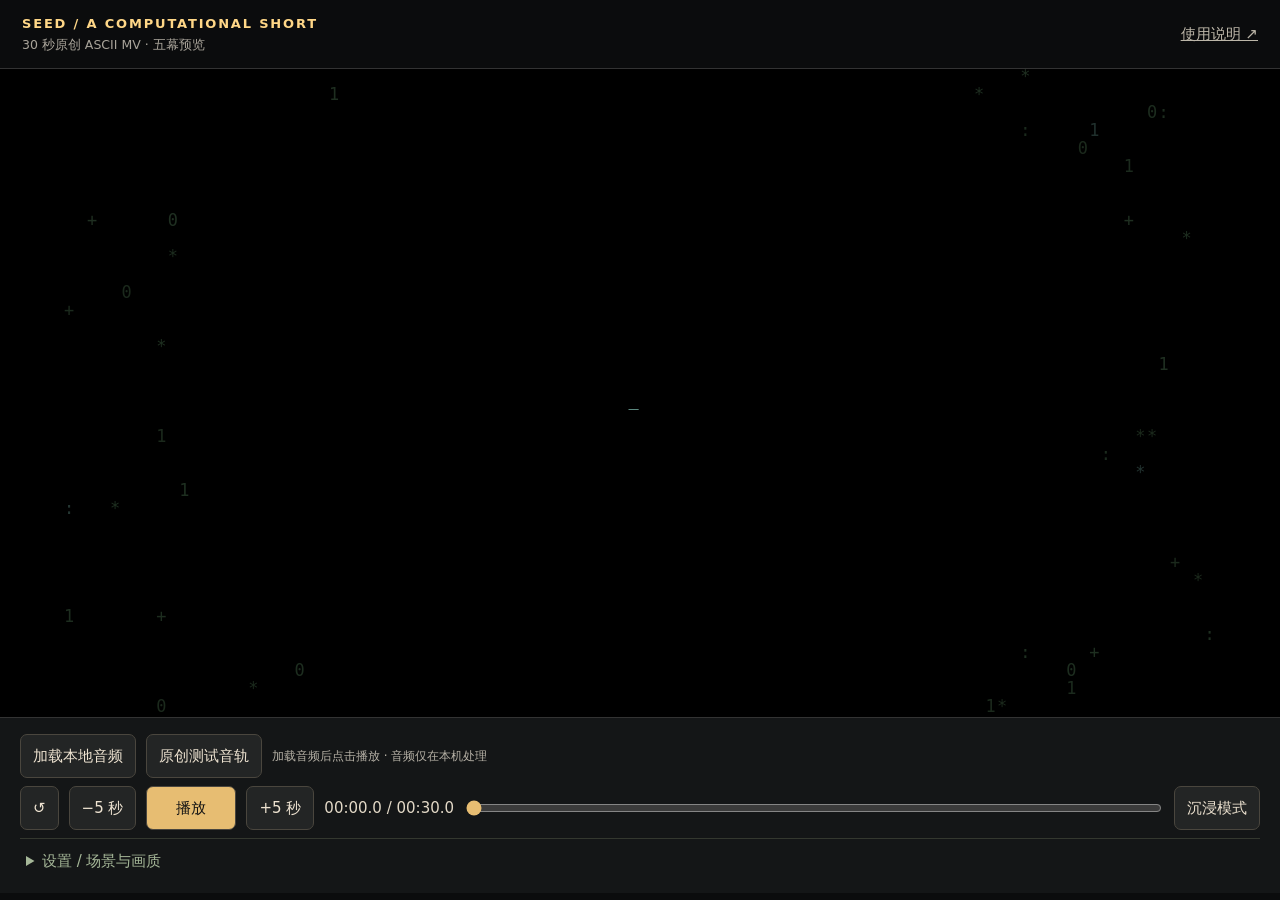
<file: index.html>
<!doctype html>
<html lang="zh-CN">
  <head>
    <meta charset="utf-8" />
    <meta
      name="viewport"
      content="width=device-width,initial-scale=1,viewport-fit=cover"
    />
    <meta name="color-scheme" content="dark" />
    <title>SEED / 原创 ASCII MV</title>
    <link rel="stylesheet" href="style.css" />
  </head>
  <body>
    <header>
      <div>
        <strong>SEED / A COMPUTATIONAL SHORT</strong
        ><small>30 秒原创 ASCII MV · 五幕预览</small>
      </div>
      <a href="docs/README.html">使用说明 ↗</a>
    </header>
    <main>
      <section id="stage" aria-label="ASCII 动画">
        <canvas id="screen" aria-label="SEED 五幕原创程序动画"></canvas
        ><output id="debug" hidden></output
        ><button id="showControls" hidden>显示控制</button>
      </section>
      <section class="controls">
        <div class="row">
          <label class="file"
            >加载本地音频<input id="file" type="file" accept="audio/*" /></label
          ><button id="demo">原创测试音轨</button
          ><span id="status" role="status"
            >加载音频后点击播放 · 音频仅在本机处理</span
          >
        </div>
        <div class="row transport">
          <button id="restart" aria-label="从头开始">↺</button
          ><button id="back">−5 秒</button><button id="play">播放</button
          ><button id="forward">+5 秒</button
          ><output id="time">00:00 / 00:30</output
          ><input
            id="seek"
            aria-label="进度"
            type="range"
            min="0"
            max="30"
            value="0"
            step="0.01"
          /><button id="hideControls">沉浸模式</button>
        </div>
        <details>
          <summary>设置 / 场景与画质</summary>
          <div class="row">
            <label
              >场景
              <select id="chapter">
                <option value="0">01 · SYSTEM BOOT</option>
                <option value="5">02 · MATHEMATICAL CREATION</option>
                <option value="11">03 · DATA DIMENSION</option>
                <option value="18">04 · EMERGENT LIFE</option>
                <option value="25">05 · CONSCIOUSNESS</option>
              </select></label
            ><label
              >字符网格
              <select id="grid">
                <option value="100,36">100 × 36 · 标准</option>
                <option value="128,44">128 × 44 · 精细</option>
                <option value="80,30">80 × 30 · 性能</option>
              </select></label
            ><label
              >帧率
              <select id="quality">
                <option value="30">30 FPS</option>
                <option value="24">24 FPS</option>
              </select></label
            ><label
              >动画偏移 / 秒
              <input
                id="offset"
                type="number"
                min="-30"
                max="30"
                step="0.05"
                value="0" /></label
            ><label
              ><input id="reactive" type="checkbox" checked />音频响应</label
            ><label><input id="debugToggle" type="checkbox" />场景与 FPS</label
            ><button id="fullscreen">全屏</button>
          </div>
          <p>
            固定 30 秒预览。正偏移使动画提前；FFT
            只影响轻微视觉响应，并不等于人工校准节拍。无第三方音乐或歌词。
          </p>
        </details>
      </section>
    </main>
    <audio id="audio" preload="metadata" playsinline></audio>
    <script src="core.js"></script>
    <script src="geometry.js"></script>
    <script src="scenes.js"></script>
    <script src="director.js"></script>
    <script src="audio-analysis.js"></script>
    <script src="app.js"></script>
  </body>
</html>
</file>
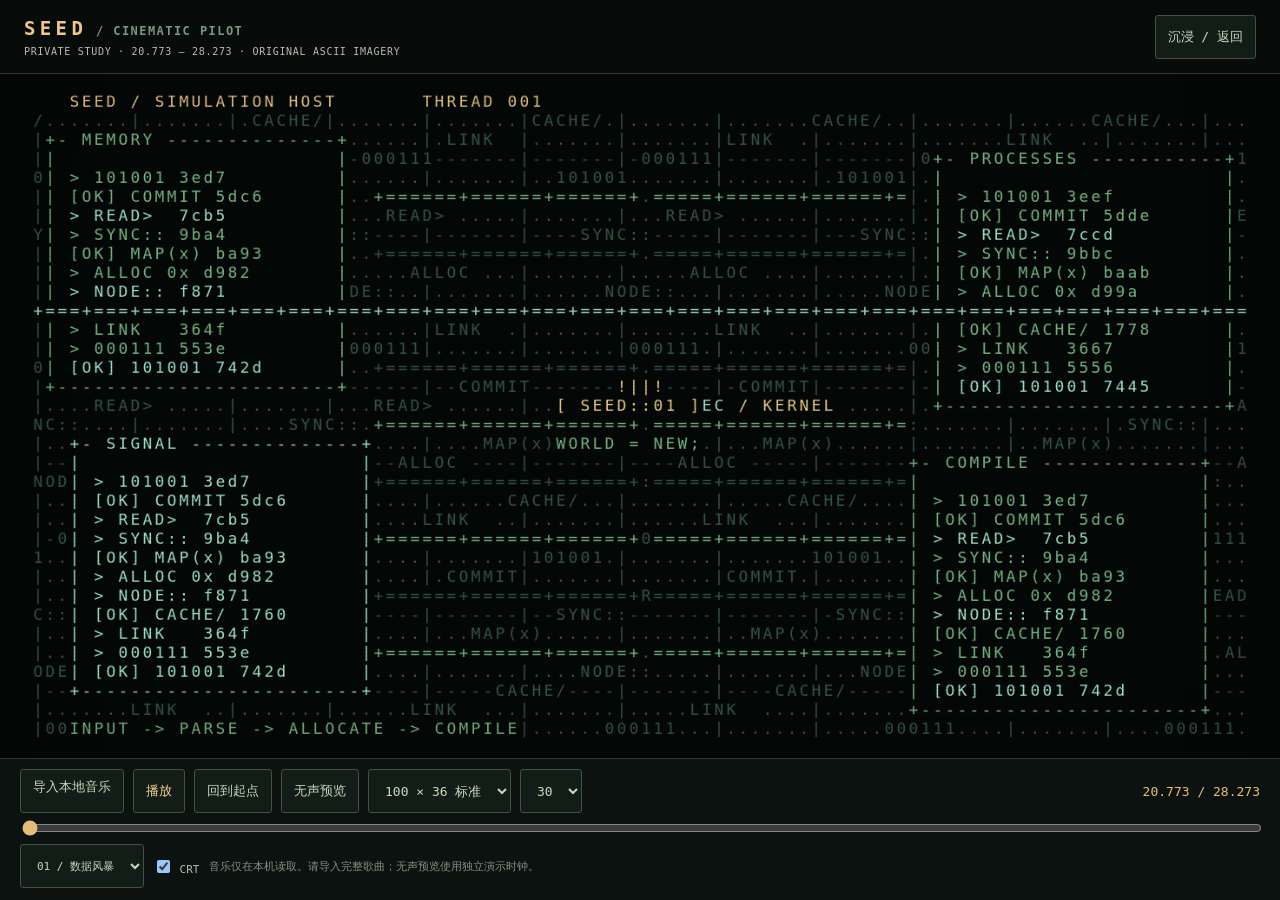
<file: cinematic-pilot/index.html>
<!doctype html><html lang="zh-CN"><head><meta charset="utf-8"><meta name="viewport" content="width=device-width,initial-scale=1,viewport-fit=cover"><title>SEED / Cinematic Pilot</title><style>*{box-sizing:border-box}html,body{margin:0;background:#070b0a;color:#b3bfae;font:13px ui-monospace,Menlo,Consolas,monospace;height:100%;color-scheme:dark}body{padding:env(safe-area-inset-top) env(safe-area-inset-right) env(safe-area-inset-bottom) env(safe-area-inset-left)}header{height:74px;padding:15px 24px;display:flex;align-items:center;justify-content:space-between;border-bottom:1px solid #283a2e}b{color:#efc884;letter-spacing:.23em;font-size:19px}b span{font-size:12px;color:#79977e;letter-spacing:.12em}small{display:block;font-size:10px;margin-top:7px;letter-spacing:.07em}main{height:calc(100% - 74px);display:flex;flex-direction:column}#stage{position:relative;flex:1;min-height:80px;display:flex;align-items:center;justify-content:center;overflow:hidden;background:#020605}canvas{display:block;max-width:100%;max-height:100%;aspect-ratio:16/9}#controls{padding:10px 20px 12px;border-top:1px solid #283a2e;background:#0c120f}.row{display:flex;gap:9px;align-items:center;flex-wrap:wrap}button,select,.file{border:1px solid #40533e;border-radius:3px;background:#131d17;color:#c9d7bd;min-height:44px;padding:8px 12px;font:inherit;cursor:pointer;touch-action:manipulation}button:hover,.file:hover{border-color:#e8be76}#play{color:#f7d393}input[type=file]{position:absolute;width:1px;height:1px;opacity:0}input[type=range]{width:100%;height:26px;accent-color:#e6bd78;touch-action:pan-y}.bottom{font-size:11px}#status{flex:1;min-width:180px;color:#809380}output{margin-left:auto;color:#e6bd78}.immersive header,.immersive #controls{display:none}.immersive main{height:100%}.immersive #stage{cursor:pointer}@media(max-width:700px){header{height:62px;padding:9px 12px}b span{display:none}main{height:calc(100% - 62px)}#controls{padding:6px 10px}.row{gap:5px}button,select,.file{font-size:11px;padding:6px 9px}.bottom #status{font-size:10px}small{font-size:8px}}

#stage:after{content:"";position:absolute;inset:0;pointer-events:none;box-shadow:inset 0 0 65px 10px rgba(0,0,0,.2)}
</style></head><body>
<header><div><b>SEED<span> / CINEMATIC PILOT</span></b><small>PRIVATE STUDY · 20.773 — 28.273 · ORIGINAL ASCII IMAGERY</small></div><button id="immersive">沉浸 / 返回</button></header>
<main><div id="stage"><canvas id="screen" width="1400" height="788" aria-label="SEED ASCII 音乐影像"></canvas></div><section id="controls"><div class="row"><label class="file">导入本地音乐<input id="file" type="file" accept="audio/*"></label><button id="play">播放</button><button id="restart">回到起点</button><button id="silent">无声预览</button><select id="grid" aria-label="字符精度"><option value="100,36">100 × 36 标准</option><option value="128,44">128 × 44 精细</option><option value="80,30">80 × 30 性能</option></select><select id="fps" aria-label="帧率"><option>30</option><option>24</option></select><output id="time">20.773</output></div><input id="seek" type="range" min="20.773" max="28.273" step="0.001" value="20.773" aria-label="时间轴"><div class="row bottom"><select id="chapter" aria-label="镜头"><option value="20.773">01 / 数据风暴</option><option value="22.163">02 / 虚拟世界</option><option value="23.999">03 / 世界核心</option><option value="26.094">04 / 系统重组</option></select><label><input id="crt" type="checkbox" checked> CRT</label><span id="status">音乐仅在本机读取。请导入完整歌曲；无声预览使用独立演示时钟。</span></div></section></main><audio id="audio" preload="auto" playsinline></audio><script>
/* Original SEED scene system. No third-party animation code or images. */
(function(R){
'use strict';
const START=20.773,END=28.273, cuts=[START,22.163,23.999,26.094,END];
const hits=[20.773,21.225,21.694,22.163,22.632,23.081,23.55,23.999,24.478,24.927,25.395,25.854,26.313,26.772,27.231,27.67,28.139];
const clamp=(v,a=0,b=1)=>Math.max(a,Math.min(b,v)),mix=(a,b,t)=>a+(b-a)*t;
const ease=(a,b,t)=>{let x=clamp((t-a)/(b-a));return x*x*(3-2*x)};
function pulse(t){return hits.reduce((v,h)=>Math.max(v,t>=h?Math.exp(-(t-h)*13):0),0)}
function scene(t){return t<cuts[1]?0:t<cuts[2]?1:t<cuts[3]?2:3}
class Grid{
 constructor(w,h){this.w=w;this.h=h;this.ch=Array(w*h).fill(' ');this.col=Array(w*h).fill(0)}
 put(x,y,c,col=2){x=Math.floor(x);y=Math.floor(y);if(x>=0&&x<this.w&&y>=0&&y<this.h){let i=y*this.w+x;this.ch[i]=c;this.col[i]=col}}
 text(x,y,s,col=2){[...s].forEach((c,i)=>this.put(x+i,y,c,col))}
 box(x,y,w,h,label,col=2){for(let j=0;j<h;j++)for(let i=0;i<w;i++)this.put(x+i,y+j,j===0||j===h-1?(i===0||i===w-1?'+':'-'):(i===0||i===w-1?'|':' '),col);if(label)this.text(x+2,y,' '+label+' ',col)}
}
const words=['ALLOC 0x','NODE::','CACHE/','LINK  ','000111','101001','COMMIT','READ> ','SYNC::','MAP(x)'];
function backdrop(g,t){for(let y=1;y<g.h-1;y++)for(let x=0;x<g.w;x++){let r=(x+Math.floor(t*4)+y*7)%23;g.put(x,y,r<6?words[y%10][r]:(x%8===0?'|':(y%4===0?'-':'.')),0)}}
function panel(g,x,y,w,h,label,t,col=2){g.box(x,y,w,h,label,col);for(let j=2;j<h-1;j++){let s=(j%3===0?'[OK] ':'> ')+words[(j+Math.floor(t*5))%10]+' '+((j*7919+Math.floor(t*12))%65536).toString(16).padStart(4,'0');g.text(x+2,y+j,s.slice(0,w-4),j%4===0?3:col)}}
const font={S:['11111','10000','10000','11111','00001','00001','11111'],E:['11111','10000','10000','11110','10000','10000','11111'],D:['11110','10001','10001','10001','10001','10001','11110'],C:['01111','10000','10000','10000','10000','10000','01111'],O:['01110','10001','10001','10001','10001','10001','01110'],R:['11110','10001','10001','11110','10100','10010','10001']};
function big(g,word,x,y,sx,sy,t,col=1){for(let n=0;n<word.length;n++){let f=font[word[n]];if(!f)continue;for(let j=0;j<7*sy;j++)for(let i=0;i<5*sx;i++)if(f[Math.floor(j/sy)][Math.floor(i/sx)]==='1')g.put(x+n*6*sx+i,y+j,'SEED01#+'[(i+j+Math.floor(t*3))%8],col)}}
function storm(g,t,motion){let w=g.w,h=g.h,p=motion?pulse(t):.3,u=motion?ease(START,21.06,t):1;
 backdrop(g,t);let pw=Math.floor(w*.25),side=Math.floor(w*.03),hh=Math.floor(h*.39);
 let spread=motion?Math.floor(p*2):0;panel(g,side-spread,3,pw,hh,'MEMORY',t,2);panel(g,w-pw-side+spread,4,pw,hh,'PROCESSES',t+2,2);
 panel(g,side,h-hh-3,pw,hh,'SIGNAL',t,3);panel(g,w-pw-side,h-hh-2,pw,hh,'COMPILE',t,2);
 let cx=w*.5,cy=h*.49,cw=Math.floor(w*(.36+p*.025)*u),ch=Math.floor(h*.68*u);
 // Conductive traces connect diagnostic windows to the processor.
 for(let y=6;y<h-3;y+=3){for(let x=pw+side;x<w-pw-side;x++){let gap=Math.abs(x-cx);if(gap>cw*.5)g.put(x,y,x%7===0?'+':'=',y%2?0:2)}}
 let x0=Math.floor(cx-cw/2),y0=Math.floor(cy-ch/2);
 for(let y=y0-1;y<y0+ch+1;y++)for(let x=x0-2;x<x0+cw+2;x++)g.put(x,y,(y===y0-1||y===y0+ch)?(x%3?'|':'!'):(x===x0-2||x===x0+cw+1?'=':' '),1);
 g.box(x0,y0,cw,ch,'SEED / KERNEL',1);
 for(let y=y0+2;y<y0+ch-1;y++)for(let x=x0+2;x<x0+cw-2;x++){let a=x-x0,b=y-y0;let circuit=(a%7===0||b%4===0);g.put(x,y,circuit?(a%7===0&&b%4===0?'+':a%7===0?'|':'='):'01:;'.charAt((a*3+b+Math.floor(t*8))%4),circuit?2:0)}
 let bw=Math.floor(cw*.67),bh=Math.floor(ch*.44);g.box(Math.floor(cx-bw/2),Math.floor(cy-bh/2),bw,bh,'EXEC',3);
 g.text(Math.floor(cx-7),Math.floor(cy),'[ SEED::01 ]',1);g.text(Math.floor(cx-7),Math.floor(cy+2),'WORLD = NEW;',2);
 if(p>.5){let row=Math.floor((t*19)%Math.max(1,h-4))+2;for(let x=0;x<w;x++)g.put(x,row,x%4===0?'+':'=',3)}
 for(let x=0;x<w;x++)g.put(x,1,' ',0);g.text(3,1,'SEED / SIMULATION HOST       THREAD 001',1);g.text(3,h-2,'INPUT -> PARSE -> ALLOCATE -> COMPILE',2);
}
function poly(g,pts,shader){let lo=Math.max(0,Math.floor(Math.min(...pts.map(p=>p[1])))),hi=Math.min(g.h-1,Math.ceil(Math.max(...pts.map(p=>p[1]))));for(let y=lo;y<=hi;y++){let xs=[];for(let i=0;i<pts.length;i++){let a=pts[i],b=pts[(i+1)%pts.length];if((a[1]<=y+.5&&b[1]>y+.5)||(b[1]<=y+.5&&a[1]>y+.5))xs.push(a[0]+(y+.5-a[1])*(b[0]-a[0])/(b[1]-a[1]))}xs.sort((a,b)=>a-b);for(let j=0;j<xs.length;j+=2)for(let x=Math.max(0,Math.floor(xs[j]));x<Math.min(g.w,xs[j+1]);x++){let s=shader(x,y);g.put(x,y,s[0],s[1])}}}
function world(g,t,motion){let w=g.w,h=g.h,u=motion?ease(cuts[1],23.22,t):1,pan=motion?(t-cuts[1])*.8:0,beat=motion?pulse(t):0;
 for(let y=2;y<h*.47;y++)for(let x=0;x<w;x++)g.put(x,y,y%5===0?'_':x%9===0?':':'.',0);
 // Ground is a filled surface with address lanes, not a wireframe horizon.
 for(let y=Math.floor(h*.43);y<h-1;y++)for(let x=0;x<w;x++){let z=(y/h-.4),a=Math.floor((x-w*.49)/(z+.12)*.13+pan*3),b=Math.floor(18/(z+.15)-t*5);let edge=a%9===0||b%7===0;g.put(x,y,edge?((a+b)%4?':':'+'):'.,_='[(Math.abs(a)+b+1000)%4],edge?2:0)}
 // Rear terraces, central avenue, foreground tower blocks; painter depth ordering.
 const blocks=[[-8,21,3,7],[-3,23,3,9],[2,24,4,11],[7,22,3,8],[-10,16,4,10],[-5,16,3,7],[3,16,3,9],[8,15,4,12],[-9,10,4,8],[-5,9,2.5,6],[4,10,3,10],[8,9,4,8],[-7,5,3,7],[5,5,3,9]];
 const project=(x,y,z)=>[w*.5+(x-pan)*w*.91/(z+9),h*.47+(4.5-y)*h*1.15/(z+9)];
 for(let k=0;k<blocks.length;k++){let [x,z,bw,bh]=blocks[k];let grow=clamp(u*1.6-k*.035);bh*=grow;if(bh<.01)continue;let d=3;let A=project(x,0,z),B=project(x+bw,0,z),C=project(x+bw,bh,z),D=project(x,bh,z),E=project(x+bw,bh,z+d),F=project(x+bw,0,z+d),G=project(x,bh,z+d);
 if(x<pan)poly(g,[B,F,E,C],(xx,yy)=>[':|:+'[(xx+yy)%4],2]);else poly(g,[A,project(x,0,z+d),G,D],(xx,yy)=>[':|:+'[(xx+yy)%4],2]);
 poly(g,[D,C,E,G],(xx,yy)=>['=/+#'[(xx+yy)%4],k%3===0?1:2]);
 poly(g,[A,B,C,D],(xx,yy)=>{let edge=xx<=Math.floor(A[0])+1||xx>=Math.floor(B[0])-1;let floor=(yy-Math.floor(D[1]))%3;return [edge?'|':floor===0?'=':(xx%3===0?'|':(xx+yy+k)%5===0?'#':'H'),edge?1:floor===0?2:((yy+Math.floor(t*7)+k)%9<2?3:0)]});
 g.text(Math.floor(D[0])+1,Math.ceil(D[1])+1,('0'+k).slice(-2),1);
 }
 let scan=Math.floor(mix(h-2,3,u));if(u<.99)for(let x=0;x<w;x++)g.put(x,scan,'=+=='[x%4],3);
 for(let x=0;x<w;x++)g.put(x,1,' ',0);g.text(3,1,'SEED / HABITAT ARRAY    SECTOR 07',1);g.text(3,h-2,'SURFACE MAPPED  //  '+Math.floor(u*100)+'%   > WORLD.CONTINUE()',2);
}
function core(g,t,motion){let w=g.w,h=g.h,tt=motion?t:25.1,p=motion?pulse(t):0;backdrop(g,tt);
 // A chamber of densely stacked processor racks provides depth around the core.
 for(let side=0;side<2;side++)for(let y=3;y<h-3;y++)for(let x=0;x<w*.2;x++){let xx=side?w-1-x:x;g.put(xx,y,y%4===0?'=':x%6===0?'|':(x+y)%3===0?'0':':',y%4===0?2:0)}
 let zoom=motion?mix(.94,1.11,ease(24,26.094,t)):1,cx=w*.51+(motion?Math.sin((t-24)*.7)*w*.015:0),cy=h*.49,rx=w*.323*zoom,ry=h*.43*zoom;
 // Filled ellipsoid, lit surface, moving meridians, diagonal cutaway reveals die stack.
 for(let y=2;y<h-2;y++)for(let x=0;x<w;x++){let slice=motion?Math.floor((y/h)*8):0,split=motion?Math.sin(slice*1.7)*p*1.5:0;let X=(x-cx-split)/rx,Y=(y-cy)/ry,r2=X*X+Y*Y;if(r2>1)continue;let Z=Math.sqrt(1-r2),lon=Math.atan2(X,Z)+tt*.45,lat=Math.asin(Y);let band=Math.sin(lon*13+lat*7),row=Math.floor((lat+2)*19),col=Math.floor(lon*25);let cut=Math.abs(X*.65+Y*.45)<.21+p*.04;
 let ch,color;
 if(cut){let q=Math.floor((X-Y)*28+tt*8);ch=(row%4===0?'=':'01<>[]'[((q%6)+6)%6]);color=row%4===0?3:1;if(Math.abs(X*.65+Y*.45)<.035){ch='@';color=3}}
 else {let light=clamp(Z*.62-X*.35-Y*.25);ch=light<.3?'.:,;'[(Math.abs(row+col))%4]:light<.6?'x+=*'[(Math.abs(row+col))%4]:'H#%@'[(Math.abs(row+col))%4];if(Math.abs(band)<.15){ch='|';color=1}else color=light>.65?2:0;if(row%5===0){ch='-';color=2}}
 if(r2>.91){ch=(x+y)%2?'#':'+';color=1}g.put(x,y,ch,color);
 }
 // Stepped sockets and annotated side channels, distinct from the curved casing.
 for(let k=0;k<4;k++){let y=Math.floor(h*.22+k*h*.17);g.text(2,y,['THERMAL','CACHE','VECTOR','OUTPUT'][k],2);g.text(2,y+1,('['+'#'.repeat(3+Math.floor((tt*4+k)%5))+'.'.repeat(8)+']').slice(0,14),1);g.text(w-16,y,'BUS '+(k*1024).toString(16).padStart(4,'0'),3);g.text(w-16,y+1,'<==:==:==:==>',0)}
 for(let x=0;x<w;x++)g.put(x,1,' ',0);g.text(3,1,'SEED / COMPUTE CHAMBER        CORE 001',1);g.text(3,h-2,'MATERIAL: LOGIC   |   STATE: SENTIENT',2);
}
function recompose(g,t,motion){let w=g.w,h=g.h,u=motion?clamp((t-cuts[3])/(END-cuts[3])):.8;core(g,25.9,true);
 let old=g.ch.slice(),colors=g.col.slice();
 // Rectangular memory pages separate as coherent pieces of the previous image.
 for(let y=2;y<h-2;y++)for(let x=0;x<w;x++){let by=Math.floor(y/3),bx=Math.floor(x/12),dir=by%2?1:-1,shift=Math.floor((ease(0,.63,u)*(4+by%4*7)+(motion?pulse(t)*4:0))*dir),sy=y-Math.floor(Math.sin(bx*2)*ease(.1,.6,u)*5),sx=x-shift;let i=sy*w+sx;g.put(x,y,sx>=0&&sx<w&&sy>=2&&sy<h-2?old[i]:'.',sx>=0&&sx<w&&sy>=2&&sy<h-2?colors[i]:0)}
 let reveal=ease(.28,.73,u),sy=Math.max(1,Math.floor(h/18)),sx=Math.max(2,Math.floor(w/29)),tw=23*sx,th=7*sy,x0=Math.floor((w-tw)/2),y0=Math.floor((h-th)/2);
 if(reveal>0){let maskW=Math.floor(w*reveal);for(let y=y0-2;y<y0+th+2;y++)for(let x=0;x<maskW;x++)g.put(x,y,y===y0-2||y===y0+th+1?'=':' ',y===y0-2?3:0);let letters=new Grid(w,h);big(letters,'SEED',x0,y0,sx,sy,t,1);for(let y=y0;y<y0+th;y++)for(let x=0;x<maskW;x++)if(letters.ch[y*w+x]!==' ')g.put(x,y,letters.ch[y*w+x],1);
 g.text(x0,y0+th+3,'SELF / EVOLVING / EXECUTION / DOMAIN'.slice(0,w-x0-1),3)}
 let scan=Math.floor(u*(h-4))+2;if(u<.8)for(let x=0;x<w;x++)g.put(x,scan,'=:=:'[x%4],3);
 for(let x=0;x<w;x++)g.put(x,1,' ',0);g.text(3,1,'SEED / MEMORY RECOMPOSITION      NO ROLLBACK',1);g.text(3,h-2,u>.85?'[01] WORLD IS A PROCESS.  > AWAIT INPUT_':'PAGES DETACHED -> IDENTITY REASSEMBLING',2);
}
function render(t,w=100,h=36,options={}){t=clamp(t,START,END);let g=new Grid(w,h),s=scene(t);[storm,world,core,recompose][s](g,t,options.motion!==false);
 // Spatial handoff: processor pages become building slabs, then city opens to core.
 if(options.motion!==false&&s>0){let d=t-cuts[s];if(d<.18){let prev=new Grid(w,h);[storm,world,core][s-1](prev,cuts[s]-.001,true);let edge=d/.18*w;for(let y=0;y<h;y++)for(let x=0;x<w;x++)if(x>edge+(y%4)*2){g.put(x,y,prev.ch[y*w+x],prev.col[y*w+x])}}}
 return g}
R.Seed={START,END,cuts,hits,scene,render,pulse,Grid};if(typeof module!=='undefined')module.exports=R.Seed;
})(typeof window!=='undefined'?window:globalThis);

</script><script>
(function (R) {
  class AudioAnalysis {
    constructor(audio) {
      this.audio = audio;
      this.context = null;
      this.source = null;
      this.analyser = null;
      this.enabled = true;
      this.failed = false;
      this.value = { bass: 0, rms: 0 };
    }
    async unlock() {
      if (this.failed) return;
      try {
        if (!this.context) {
          const AC = window.AudioContext || window.webkitAudioContext;
          if (!AC) {
            this.failed = true;
            return;
          }
          this.context = new AC();
        }
        if (this.context.state === "suspended") await this.context.resume();
        if (this.context.state !== "running") return;
        if (!this.source) {
          this.source = this.context.createMediaElementSource(this.audio);
          this.source.connect(this.context.destination);
          try {
            this.analyser = this.context.createAnalyser();
            this.analyser.fftSize = 1024;
            this.analyser.smoothingTimeConstant = 0.4;
            this.source.connect(this.analyser);
            this.freq = new Uint8Array(this.analyser.frequencyBinCount);
            this.wave = new Uint8Array(this.analyser.fftSize);
          } catch (e) {
            this.analyser = null;
          }
        }
      } catch (e) {
        this.failed = true;
      }
    }

    sample() {
      if (!this.enabled || !this.analyser || this.failed)
        return { bass: 0, rms: 0 };
      if (this.audio.paused || this.audio.seeking || this.audio.readyState < 3)
        return this.value;
      this.analyser.getByteFrequencyData(this.freq);
      this.analyser.getByteTimeDomainData(this.wave);
      let sum = 0;
      for (const x of this.wave) sum += ((x - 128) / 128) ** 2;
      let bass = 0;
      const n = Math.max(1, Math.floor(220 / (this.context.sampleRate / 1024)));
      for (let i = 1; i <= n; i++) bass += this.freq[i] / 255;
      this.value = { bass: bass / n, rms: Math.sqrt(sum / this.wave.length) };
      return this.value;
    }
    reset() {
      this.value = { bass: 0, rms: 0 };
    }
  }
  R.AudioAnalysis = AudioAnalysis;
})(globalThis);

</script><script>
'use strict';
const $=id=>document.getElementById(id),audio=$('audio'),canvas=$('screen'),ctx=canvas.getContext('2d',{alpha:false}),analysis=new AudioAnalysis(audio);
const palette=['#375449','#efca86','#78b785','#a0e3d2'];
let url='',silent=false,running=false,silentT=Seed.START,anchor=0,last=-1,lastKey='',atlas=null,activeGrid='',frameCount=0,frameStart=0,measuredFPS=0,previous=null,previousCRT=null;
const status=s=>$('status').textContent=s;
function clock(){return silent?(running?Math.min(Seed.END,silentT+(performance.now()-anchor)/1000):silentT):(audio.src?Math.max(Seed.START,Math.min(Seed.END,audio.currentTime)):silentT)}
function stop(){if(silent){silentT=clock();running=false}else audio.pause();$('play').textContent='播放'}
function seek(t){t=Math.max(Seed.START,Math.min(Seed.END,t));analysis.reset();if(silent||!audio.src){silentT=t;anchor=performance.now()}else audio.currentTime=t;lastKey='';paint(t)}
async function play(){if(!silent&&!audio.src){status('请导入本地完整音乐，或点击无声预览');return}if(clock()>=Seed.END-.025)seek(Seed.START);if(silent){anchor=performance.now();running=true}else{try{const unlock=analysis.unlock();await audio.play();await unlock}catch(e){status('未能播放，请再次点击，或选择 Safari 支持的 MP3 / AAC 文件');return}}$('play').textContent='暂停'}
$('play').onclick=()=>((silent?running:!audio.paused)?stop():play());$('restart').onclick=()=>seek(Seed.START);
$('silent').onclick=()=>{stop();silent=true;silentT=Seed.START;lastKey='';status('无声演示：独立时钟；导入音乐后切回音频主时钟');play()};
$('file').onchange=e=>{let f=e.target.files[0];if(!f)return;stop();silent=false;audio.removeAttribute('src');audio.load();if(url)URL.revokeObjectURL(url);url=URL.createObjectURL(f);audio.src=url;audio.load();status('读取本地音频…')};
audio.addEventListener('loadedmetadata',()=>{if(audio.duration<Seed.END){status('音频短于 28.273 秒。请导入完整歌曲，不能使用裁切片段');audio.removeAttribute('src');audio.load();return}seek(Seed.START);status('本地音频就绪 · HTMLAudioElement 主时钟 · 点击播放')});
audio.addEventListener('error',()=>status('音频无法解码，请选择 MP3 / AAC / WAV 文件'));
audio.addEventListener('seeking',()=>{analysis.reset();lastKey=''});audio.addEventListener('pause',()=>{$('play').textContent='播放'});audio.addEventListener('ended',stop);
$('seek').oninput=e=>seek(+e.target.value);$('chapter').onchange=e=>seek(+e.target.value);$('grid').onchange=()=>{atlas=null;lastKey='';paint(clock())};$('crt').onchange=()=>{lastKey='';paint(clock())};
$('immersive').onclick=()=>{document.body.classList.toggle('immersive');resize()};$('stage').onclick=()=>{if(document.body.classList.contains('immersive')){document.body.classList.remove('immersive');resize()}};
window.addEventListener('keydown',e=>{if(e.target.matches('input,select'))return;if(e.code==='Space'){e.preventDefault();$('play').click()}if(e.code==='ArrowLeft')seek(clock()-.25);if(e.code==='ArrowRight')seek(clock()+.25);if(e.code==='Escape'){document.body.classList.remove('immersive');resize()}});
function resize(){let box=$('stage').getBoundingClientRect(),w=Math.min(box.width,box.height*16/9);canvas.style.width=w+'px';canvas.style.height=w*9/16+'px'}window.addEventListener('resize',resize);
function makeAtlas(w,h){const cw=14,ch=22;atlas=document.createElement('canvas');atlas.width=95*cw;atlas.height=palette.length*ch;let a=atlas.getContext('2d',{alpha:false});a.fillStyle='#030806';a.fillRect(0,0,atlas.width,atlas.height);a.font='18px Menlo,Consolas,monospace';a.textAlign='center';a.textBaseline='middle';for(let c=0;c<4;c++){a.fillStyle=palette[c];for(let i=0;i<95;i++)a.fillText(String.fromCharCode(32+i),i*cw+cw/2,c*ch+ch/2)}if($('crt').checked){a.fillStyle='rgba(0,0,0,.13)';for(let y=1;y<atlas.height;y+=4)a.fillRect(0,y,atlas.width,1)}activeGrid=w+','+h;canvas.width=w*cw;canvas.height=h*ch;previous=null;previousCRT=$('crt').checked;ctx.imageSmoothingEnabled=false}
function paint(t,opts={}){let [w,h]=$('grid').value.split(',').map(Number);if(!atlas||activeGrid!==w+','+h||previousCRT!==$('crt').checked)makeAtlas(w,h);let g=Seed.render(t,w,h,opts);for(let i=0;i<g.ch.length;i++){if(previous&&previous.ch[i]===g.ch[i]&&previous.col[i]===g.col[i])continue;let c=g.ch[i].charCodeAt(0)-32;if(c<0||c>94)c=0;ctx.drawImage(atlas,c*14,g.col[i]*22,14,22,(i%w)*14,Math.floor(i/w)*22,14,22)}previous=g;
 canvas.dataset.scene=Seed.scene(t);canvas.dataset.time=t.toFixed(3);$('seek').value=t;$('time').textContent=t.toFixed(3)+' / 28.273';return g}
function loop(now){if(now-last>=1000/+$('fps').value-1){last=now-((now-last)%(1000/+$('fps').value));let t=clock();if(t>=Seed.END&&(running||!audio.paused)){stop();if(!silent&&audio.src)audio.currentTime=Seed.END}let key=t.toFixed(4)+'/'+$('grid').value;if(key!==lastKey){paint(t);lastKey=key;frameCount++}if(now-frameStart>1000){measuredFPS=frameCount;frameCount=0;frameStart=now}analysis.sample()}requestAnimationFrame(loop)}
// Read-only capture/control API also makes deterministic scene inspection reproducible.
window.Pilot={paint,seek,clock,get fps(){return measuredFPS},get analysis(){return analysis}};
resize();paint(Seed.START);requestAnimationFrame(loop);

</script></body></html>
</file>
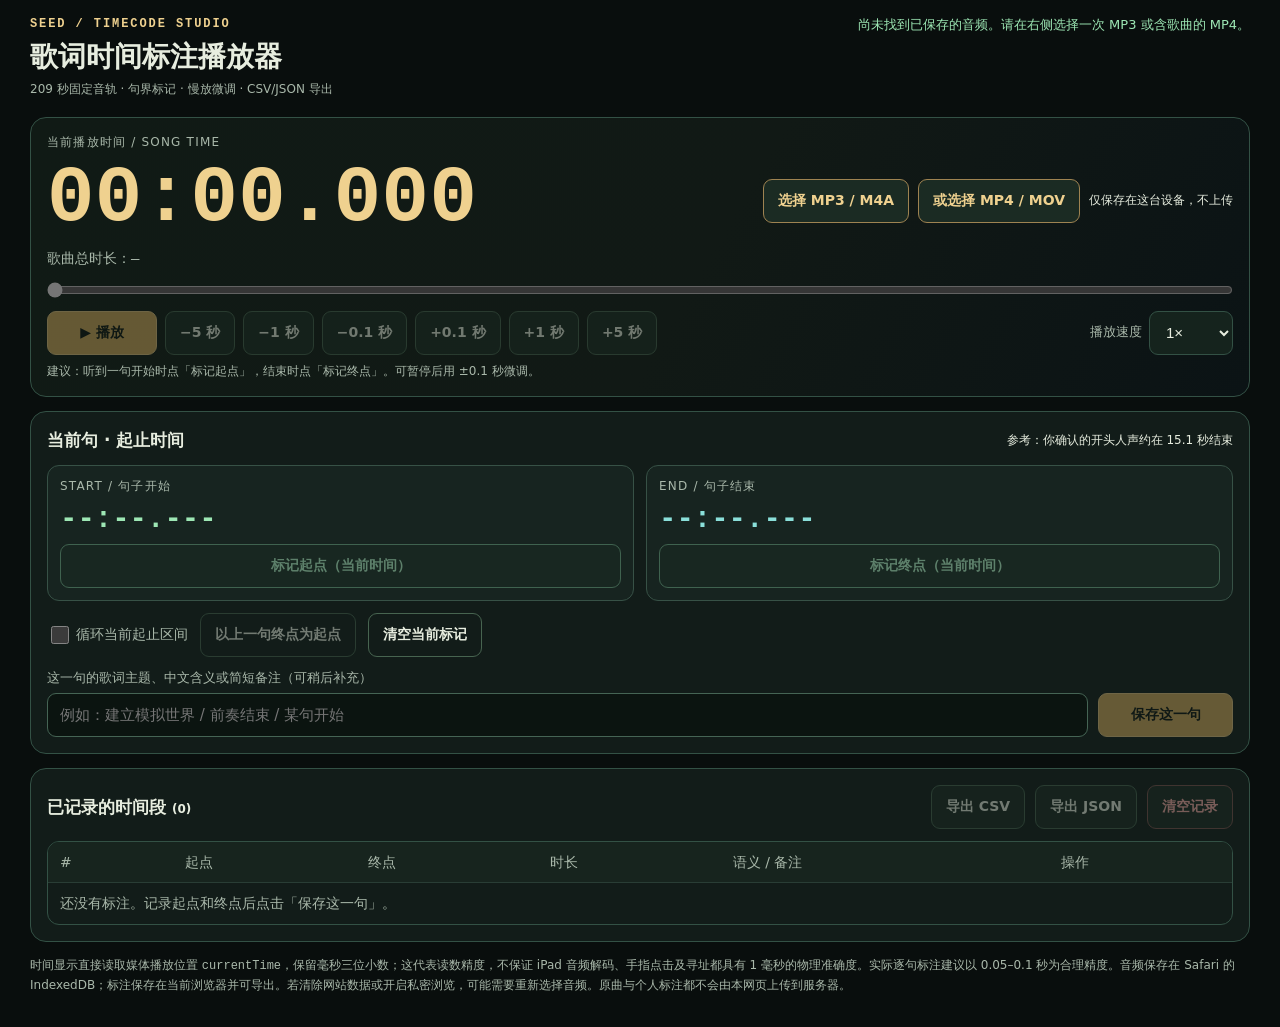
<file: lyric-timer/index.html>
<!doctype html>
<html lang="zh-CN">
<head>
<meta charset="utf-8">
<meta name="viewport" content="width=device-width,initial-scale=1,viewport-fit=cover">
<meta name="theme-color" content="#090e0d">
<title>SEED · 歌词时间标注器</title>
<style>
:root{color-scheme:dark;--bg:#090e0d;--panel:#121c19;--panel2:#172420;--line:#335145;--text:#e7eddf;--muted:#a9b8aa;--gold:#efd18f;--green:#9de7b4;--cyan:#8adfd9;--danger:#f4aaa5;--focus:#efd18f}
*{box-sizing:border-box}html,body{margin:0;min-height:100%;background:var(--bg);color:var(--text);font:16px/1.45 system-ui,-apple-system,"PingFang SC","Microsoft YaHei",sans-serif}body{padding:calc(16px + env(safe-area-inset-top)) max(14px,env(safe-area-inset-right)) calc(32px + env(safe-area-inset-bottom)) max(14px,env(safe-area-inset-left))}.app{max-width:1220px;margin:0 auto}.top{display:flex;justify-content:space-between;align-items:flex-start;gap:12px;flex-wrap:wrap;margin-bottom:14px}.eyebrow{font:700 12px/1.4 ui-monospace,Menlo,monospace;letter-spacing:.16em;color:var(--gold)}h1{font-size:clamp(20px,2.2vw,28px);margin:4px 0 2px}p{margin:4px 0;color:var(--muted)}.tiny{font-size:12px}.status{font-size:13px;color:var(--green);max-width:550px;text-align:right}.panel{border:1px solid var(--line);border-radius:16px;background:var(--panel);padding:16px;margin-bottom:14px}.clock-panel{background:linear-gradient(120deg,#101a15 0%,#111915 55%,#0b1315 100%)}.clock-layout{display:grid;grid-template-columns:minmax(320px,1.15fr) minmax(260px,.85fr);gap:16px;align-items:center}.clock-label{font-size:12px;color:var(--muted);letter-spacing:.1em}.clock{font-family:ui-monospace,SFMono-Regular,Menlo,Monaco,Consolas,monospace;font-variant-numeric:tabular-nums;letter-spacing:.005em;color:var(--gold);font-size:clamp(38px,6.2vw,79px);font-weight:650;line-height:1.22;white-space:nowrap}.duration{font:14px ui-monospace,Menlo,monospace;color:var(--muted);margin-top:2px}.filebox{display:flex;flex-wrap:wrap;gap:9px;align-items:center;justify-content:flex-end}.filebox label,.btn{display:inline-flex;align-items:center;justify-content:center;min-height:44px;border-radius:9px;padding:9px 14px;border:1px solid #476450;background:#1b2b23;color:var(--text);cursor:pointer;text-align:center;font:600 14px system-ui,sans-serif;touch-action:manipulation;user-select:none}.filebox label{border-color:#9e8351;color:var(--gold)}button{appearance:none;-webkit-appearance:none}.btn:hover,.filebox label:hover{background:#284036}.btn:focus-visible,input:focus-visible,textarea:focus-visible,select:focus-visible,.filebox label:focus-within{outline:3px solid var(--focus);outline-offset:2px}.btn.primary{background:#cca65b;border-color:#dfbf7e;color:#0d1511}.btn.accent{border-color:#71ad88;color:#b3f1c6}.btn.danger{color:var(--danger);border-color:#78524d}.btn:disabled{opacity:.45;cursor:not-allowed}.filebox input[type=file]{position:absolute;width:1px;height:1px;opacity:0;overflow:hidden}.progress{width:100%;accent-color:var(--gold);height:30px;margin:7px 0 1px;cursor:pointer}.transport{display:flex;gap:8px;flex-wrap:wrap;align-items:center}.transport .btn{min-width:65px}.transport .play{min-width:110px}.transport .rate{display:flex;align-items:center;gap:7px;margin-left:auto;color:var(--muted);font-size:13px}.select{background:#15231d;color:var(--text);border:1px solid var(--line);border-radius:9px;height:44px;padding:0 12px;font-size:15px}.section-head{display:flex;justify-content:space-between;align-items:center;gap:10px;flex-wrap:wrap;margin-bottom:12px}h2{margin:0;font-size:17px}.two{display:grid;grid-template-columns:1fr 1fr;gap:12px}.mark{border:1px solid #375146;border-radius:12px;padding:12px;background:var(--panel2)}.mark .value{font:700 clamp(20px,2.3vw,29px) ui-monospace,Menlo,monospace;color:var(--green);font-variant-numeric:tabular-nums;margin:8px 0}.mark:nth-child(2) .value{color:var(--cyan)}.mark .btn{width:100%}.meta{display:flex;gap:12px;flex-wrap:wrap;align-items:center;margin-top:12px}.meta label{color:var(--muted);font-size:14px}.row{display:flex;gap:10px;flex-wrap:wrap;align-items:center}.field{width:100%;border:1px solid #456454;border-radius:9px;background:#0b1410;color:var(--text);font:15px system-ui;padding:11px 12px;min-height:44px}.notes{margin-top:12px;display:grid;grid-template-columns:minmax(200px,1fr) auto;gap:10px;align-items:end}.notes label{display:block;color:var(--muted);font-size:13px;margin-bottom:5px}.save{min-width:135px}.table-wrap{overflow:auto;border:1px solid var(--line);border-radius:12px}.table{width:100%;border-collapse:collapse;font-size:14px;min-width:600px}.table th,.table td{padding:10px 12px;text-align:left;vertical-align:middle;border-bottom:1px solid #293d35}.table th{background:#17241e;color:var(--muted);font-weight:500}.table td{font-variant-numeric:tabular-nums}.table tr:last-child td{border-bottom:0}.table .mono{white-space:nowrap;font-family:ui-monospace,Menlo,monospace;color:var(--gold)}.table .action{white-space:nowrap}.table .btn{min-height:40px;padding:7px 10px;font-size:12px}.footer{color:var(--muted);font-size:12px;line-height:1.6}.filetag{color:var(--green);word-break:break-all}.check{width:18px;height:18px;accent-color:var(--gold);vertical-align:middle}.shortcut{color:var(--muted);font-size:12px}.empty{text-align:center;color:var(--muted);padding:18px}.ghost{background:transparent}.small-actions{display:flex;gap:6px;flex-wrap:wrap}
@media(max-width:710px){.clock-layout{grid-template-columns:1fr}.clock{font-size:clamp(34px,9.2vw,62px)}.filebox{justify-content:flex-start}.status{text-align:left}.notes{grid-template-columns:1fr}.two{grid-template-columns:1fr}.transport .rate{margin-left:0}.panel{padding:13px}.app{min-width:0}}@media(prefers-reduced-motion:reduce){*{scroll-behavior:auto!important}}
</style>
</head>
<body>
<main class="app">
<header class="top"><div><div class="eyebrow">SEED / TIMECODE STUDIO</div><h1>歌词时间标注播放器</h1><p class="tiny">209 秒固定音轨 · 句界标记 · 慢放微调 · CSV/JSON 导出</p></div><div id="status" class="status" role="status">正在读取此前在本机保存的 SEED 音频…</div></header>
<section class="panel clock-panel" aria-label="播放器">
 <div class="clock-layout"><div><div class="clock-label">当前播放时间 / SONG TIME</div><div class="clock" id="clock">00:00.000</div><div class="duration">歌曲总时长：<span id="duration">—</span>　<span id="filetag" class="filetag"></span></div></div>
 <div class="filebox"><label>选择 MP3 / M4A<input id="audioPicker" type="file" accept=".mp3,.m4a,.wav,.aac,audio/mpeg,audio/mp4"></label><label>或选择 MP4 / MOV<input id="videoPicker" type="file" accept=".mp4,.mov,.m4v,video/mp4,video/quicktime"></label><span class="tiny">仅保存在这台设备，不上传</span></div></div>
 <input id="seek" class="progress" aria-label="歌曲播放进度" type="range" value="0" min="0" max="209.016" step="0.001" disabled>
 <div class="transport">
 <button id="play" class="btn primary play" disabled>▶ 播放</button><button id="back5" class="btn" disabled>−5 秒</button><button id="back1" class="btn" disabled>−1 秒</button><button id="back01" class="btn" disabled>−0.1 秒</button><button id="forward01" class="btn" disabled>+0.1 秒</button><button id="forward1" class="btn" disabled>+1 秒</button><button id="forward5" class="btn" disabled>+5 秒</button>
 <label class="rate">播放速度 <select id="rate" class="select" aria-label="播放速度"><option value="0.5">0.5×</option><option value="0.75">0.75×</option><option value="1" selected>1×</option><option value="1.25">1.25×</option></select></label>
 </div><div class="shortcut" style="margin-top:8px">建议：听到一句开始时点「标记起点」，结束时点「标记终点」。可暂停后用 ±0.1 秒微调。</div>
</section>
<section class="panel" aria-label="标注当前歌词句"><div class="section-head"><h2>当前句 · 起止时间</h2><span class="tiny">参考：你确认的开头人声约在 15.1 秒结束</span></div>
 <div class="two">
 <div class="mark"><div class="clock-label">START / 句子开始</div><div id="startVal" class="value">--:--.---</div><button id="markStart" class="btn accent" disabled>标记起点（当前时间）</button></div>
 <div class="mark"><div class="clock-label">END / 句子结束</div><div id="endVal" class="value">--:--.---</div><button id="markEnd" class="btn accent" disabled>标记终点（当前时间）</button></div>
 </div>
 <div class="meta"><label><input type="checkbox" class="check" id="loop"> 循环当前起止区间</label><button id="reuseEnd" class="btn ghost" disabled>以上一句终点为起点</button><button id="clearDraft" class="btn ghost">清空当前标记</button><span id="draftStatus" class="tiny"></span></div>
 <div class="notes"><div><label for="note">这一句的歌词主题、中文含义或简短备注（可稍后补充）</label><input id="note" class="field" maxlength="500" placeholder="例如：建立模拟世界 / 前奏结束 / 某句开始"></div><button id="save" class="btn primary save" disabled>保存这一句</button></div>
</section>
<section class="panel"><div class="section-head"><h2>已记录的时间段 <span id="count" class="tiny">(0)</span></h2><div class="row"><button id="exportCSV" class="btn" disabled>导出 CSV</button><button id="exportJSON" class="btn" disabled>导出 JSON</button><button id="clearAll" class="btn danger" disabled>清空记录</button></div></div>
<div class="table-wrap"><table class="table"><thead><tr><th>#</th><th>起点</th><th>终点</th><th>时长</th><th>语义 / 备注</th><th>操作</th></tr></thead><tbody id="records"><tr><td colspan="6" class="empty">还没有标注。记录起点和终点后点击「保存这一句」。</td></tr></tbody></table></div></section>
<footer class="footer">时间显示直接读取媒体播放位置 <code>currentTime</code>，保留毫秒三位小数；这代表读数精度，不保证 iPad 音频解码、手指点击及寻址都具有 1 毫秒的物理准确度。实际逐句标注建议以 0.05–0.1 秒为合理精度。音频保存在 Safari 的 IndexedDB；标注保存在当前浏览器并可导出。若清除网站数据或开启私密浏览，可能需要重新选择音频。原曲与个人标注都不会由本网页上传到服务器。</footer>
</main>
<audio id="audio" preload="auto" playsinline></audio>
<script>
'use strict';
(()=>{
 const $=id=>document.getElementById(id), audio=$('audio');
 const DB_NAME='seed-personal-player', DB_VERSION=2, DB_STORE='tracks', AUDIO_KEY='seed-personal-audio-209-v2', MARK_KEY='seed-lyric-timer-records-v1';
 let mediaURL='',ready=false,draft={start:null,end:null},records=[],lastEnd=null,seekDragging=false,cacheName='',restoreTried=false;
 const fmt=(t)=>{if(!Number.isFinite(t))return '--:--.---';let ms=Math.round(Math.max(0,t)*1000);let hh=Math.floor(ms/3600000);ms%=3600000;let mm=Math.floor(ms/60000);ms%=60000;let ss=Math.floor(ms/1000),sss=ms%1000;return (hh?String(hh).padStart(2,'0')+':':'')+String(mm).padStart(2,'0')+':'+String(ss).padStart(2,'0')+'.'+String(sss).padStart(3,'0')};
 const state=s=>{$('status').textContent=s};
 const clamp=(v)=>Math.max(0,Math.min(Number.isFinite(audio.duration)?audio.duration:209.016,v));
 const getTime=()=>Number.isFinite(audio.currentTime)?audio.currentTime:0;
 function openDB(){return new Promise((res,rej)=>{if(!window.indexedDB)return rej(Error('当前浏览器不支持本机缓存'));const req=indexedDB.open(DB_NAME,DB_VERSION);req.onupgradeneeded=()=>{if(!req.result.objectStoreNames.contains(DB_STORE))req.result.createObjectStore(DB_STORE)};req.onsuccess=()=>res(req.result);req.onerror=()=>rej(req.error||Error('数据库打开失败'))})}
 async function dbRead(){const db=await openDB();try{return await new Promise((res,rej)=>{const tx=db.transaction(DB_STORE,'readonly'),req=tx.objectStore(DB_STORE).get(AUDIO_KEY);req.onsuccess=()=>res(req.result);req.onerror=()=>rej(req.error)})}finally{db.close()}}
 async function dbSave(payload){const db=await openDB();try{return await new Promise((res,rej)=>{const tx=db.transaction(DB_STORE,'readwrite');tx.objectStore(DB_STORE).put(payload,AUDIO_KEY);tx.oncomplete=()=>res(true);tx.onerror=()=>rej(tx.error);tx.onabort=()=>rej(tx.error)})}finally{db.close()}}
 function setFile(blob,name,restored=false){if(mediaURL)URL.revokeObjectURL(mediaURL);audio.pause();ready=false;toggleReady();mediaURL=URL.createObjectURL(blob);cacheName=name||'本机音频';$('filetag').textContent=cacheName;audio.src=mediaURL;audio.load();state(restored?'已找到之前保存的音轨，正在解码…':'已选择 '+cacheName+'，正在读取…')}
 async function loadNew(e){const f=e.target.files?.[0];e.target.value='';if(!f)return;setFile(f,f.name);try{await dbSave({blob:f,name:f.name,exact:false});state('音频已保存到 Safari · '+f.name+' · 点击播放开始标注')}catch(err){state('可以播放，但保存音频失败：'+(err?.message||err)+'；下次可能需要重新选择')}}
 $('audioPicker').addEventListener('change',loadNew);$('videoPicker').addEventListener('change',loadNew);
 function toggleReady(){for(const id of ['play','back5','back1','back01','forward01','forward1','forward5','seek','markStart','markEnd'])$(id).disabled=!ready;updateDraft()}
 audio.addEventListener('loadedmetadata',()=>{ready=true;toggleReady();$('duration').textContent=fmt(audio.duration);$('seek').max=String(Number.isFinite(audio.duration)?audio.duration:209.016);state('音频已就绪：'+cacheName+' · 点击播放即可标注');refreshClock()});
 audio.addEventListener('error',()=>state('音频加载失败：请重新选择 Safari 可播放的 MP3/M4A，或选择包含音频的 MP4'));
 audio.addEventListener('ended',()=>{$('play').textContent='▶ 重播'});audio.addEventListener('pause',()=>{$('play').textContent='▶ 播放'});audio.addEventListener('play',()=>{$('play').textContent='Ⅱ 暂停'});
 $('play').onclick=async()=>{if(!ready)return;try{if(audio.paused){if(audio.ended)audio.currentTime=0;await audio.play()}else audio.pause()}catch(e){state('无法开始播放：'+(e?.message||e))}};
 function jump(delta){if(!ready)return;audio.currentTime=clamp(getTime()+delta);refreshClock()}
 $('back5').onclick=()=>jump(-5);$('back1').onclick=()=>jump(-1);$('back01').onclick=()=>jump(-.1);$('forward01').onclick=()=>jump(.1);$('forward1').onclick=()=>jump(1);$('forward5').onclick=()=>jump(5);
 $('rate').onchange=()=>{audio.playbackRate=Number($('rate').value)};
 $('seek').addEventListener('pointerdown',()=>seekDragging=true);$('seek').addEventListener('pointerup',()=>seekDragging=false);$('seek').addEventListener('change',()=>{seekDragging=false});
 $('seek').addEventListener('input',()=>{if(!ready)return;audio.currentTime=clamp(Number($('seek').value));refreshClock()});
 function refreshClock(){let t=getTime();$('clock').textContent=fmt(t);if(!seekDragging)$('seek').value=String(clamp(t));}
 function updateDraft(){ $('startVal').textContent=draft.start===null?'--:--.---':fmt(draft.start);$('endVal').textContent=draft.end===null?'--:--.---':fmt(draft.end);const valid=draft.start!==null&&draft.end!==null&&draft.end>draft.start+.01;$('save').disabled=!valid;$('draftStatus').textContent=draft.start!==null&&draft.end!==null?(valid?'本句长度 '+fmt(draft.end-draft.start):'终点需要晚于起点至少 0.01 秒'):'';$('reuseEnd').disabled=!ready||lastEnd===null;}
 $('markStart').onclick=()=>{draft.start=+getTime().toFixed(3);if(draft.end!==null&&draft.end<=draft.start)draft.end=null;updateDraft()};
 $('markEnd').onclick=()=>{draft.end=+getTime().toFixed(3);updateDraft()};
 $('reuseEnd').onclick=()=>{if(lastEnd===null||!ready)return;draft.start=lastEnd;if(draft.end!==null&&draft.end<=draft.start)draft.end=null;updateDraft()};
 $('clearDraft').onclick=()=>{draft={start:null,end:null};updateDraft()};
 function storeRecords(){try{localStorage.setItem(MARK_KEY,JSON.stringify(records))}catch(e){state('标注已记录在当前页面，但本机持久保存不可用；请尽快导出 JSON')}}
 function loadRecords(){try{const x=JSON.parse(localStorage.getItem(MARK_KEY)||'[]');if(Array.isArray(x))records=x.filter(a=>Number.isFinite(a.start)&&Number.isFinite(a.end)&&a.end>a.start).map(a=>({id:String(a.id??Date.now()+Math.random()),start:a.start,end:a.end,note:String(a.note??'').slice(0,500)}));}catch(e){records=[]}renderRows()}
 $('save').onclick=()=>{const start=draft.start,end=draft.end;if(start===null||end===null||end<=start+.01)return;const note=$('note').value.trim();records.push({id:crypto.randomUUID?crypto.randomUUID():String(Date.now()+Math.random()),start,end,note});lastEnd=end;draft={start:null,end:null};$('note').value='';$('loop').checked=false;storeRecords();renderRows();updateDraft()};
 function renderRows(){records.sort((a,b)=>a.start-b.start);const tbody=$('records');tbody.replaceChildren();$('count').textContent='('+records.length+')';$('exportCSV').disabled=$('exportJSON').disabled=$('clearAll').disabled=!records.length;
 if(!records.length){const tr=document.createElement('tr'),td=document.createElement('td');td.colSpan=6;td.className='empty';td.textContent='还没有标注。记录起点和终点后点击「保存这一句」。';tr.append(td);tbody.append(tr);return}
 for(const [idx,r] of records.entries()){const tr=document.createElement('tr');function cell(v,cls){const td=document.createElement('td');td.textContent=v;if(cls)td.className=cls;tr.append(td);return td}cell(String(idx+1));cell(fmt(r.start),'mono');cell(fmt(r.end),'mono');cell(fmt(r.end-r.start));cell(r.note||'（未填写）');const td=cell('','action');const group=document.createElement('div');group.className='small-actions';for(const [label,cmd] of [['▶ 起点','go'],['编辑','edit'],['删除','delete']]){const b=document.createElement('button');b.className='btn';b.type='button';b.textContent=label;b.dataset.cmd=cmd;b.dataset.id=r.id;group.append(b)}td.append(group);tbody.append(tr)} }
 $('records').onclick=e=>{const btn=e.target.closest('button[data-cmd]');if(!btn)return;const r=records.find(v=>v.id===btn.dataset.id);if(!r)return;const cmd=btn.dataset.cmd;if(cmd==='go'){if(!ready){state('请先载入音乐');return}audio.currentTime=clamp(r.start);refreshClock();}else if(cmd==='edit'){draft={start:r.start,end:r.end};$('note').value=r.note;records=records.filter(v=>v.id!==r.id);storeRecords();renderRows();updateDraft();window.scrollTo({top:0,behavior:'smooth'});}else if(cmd==='delete'){if(confirm('删除这条时间标注？')){records=records.filter(v=>v.id!==r.id);storeRecords();renderRows()}}};
 $('clearAll').onclick=()=>{if(confirm('确定清空所有歌词时间记录？此操作不可撤销，建议先导出 JSON。')){records=[];storeRecords();renderRows();lastEnd=null;updateDraft()}};
 function download(text,name,type){const blob=new Blob([text],{type});const url=URL.createObjectURL(blob),a=document.createElement('a');a.href=url;a.download=name;document.body.append(a);a.click();a.remove();setTimeout(()=>URL.revokeObjectURL(url),60000)}
 $('exportJSON').onclick=()=>download(JSON.stringify({app:'SEED lyric time marker',schema:1,audioFile:cacheName,duration:audio.duration||null,units:'seconds',records},null,2),'SEED_lyric_timestamps.json','application/json;charset=utf-8');
 $('exportCSV').onclick=()=>{const q=v=>'"'+String(v??'').replaceAll('"','""')+'"';const rows=[['序号','开始秒','结束秒','起点时间','终点时间','持续秒','歌词含义或备注'],...records.map((r,i)=>[i+1,r.start.toFixed(3),r.end.toFixed(3),fmt(r.start),fmt(r.end),(r.end-r.start).toFixed(3),r.note])];download('\ufeff'+rows.map(row=>row.map(q).join(',')).join('\r\n'),'SEED_lyric_timestamps.csv','text/csv;charset=utf-8')};
 function loop(){if(ready&&$('loop').checked&&draft.start!==null&&draft.end!==null&&draft.end>draft.start+.05){const t=getTime();if(t>=draft.end-.005&&t<=draft.end+.3){audio.currentTime=draft.start}}refreshClock();requestAnimationFrame(loop)}
 async function restore(){if(restoreTried)return;restoreTried=true;try{const entry=await dbRead();if(entry?.blob){setFile(entry.blob,entry.name||'SEED 209秒音轨',true)}else state('尚未找到已保存的音频。请在右侧选择一次 MP3 或含歌曲的 MP4。')}catch(e){state('本机音乐读取失败，请选择一次音频：'+(e?.message||e))}}
 loadRecords();toggleReady();requestAnimationFrame(loop);restore();
})();
</script>
</body></html>
</file>
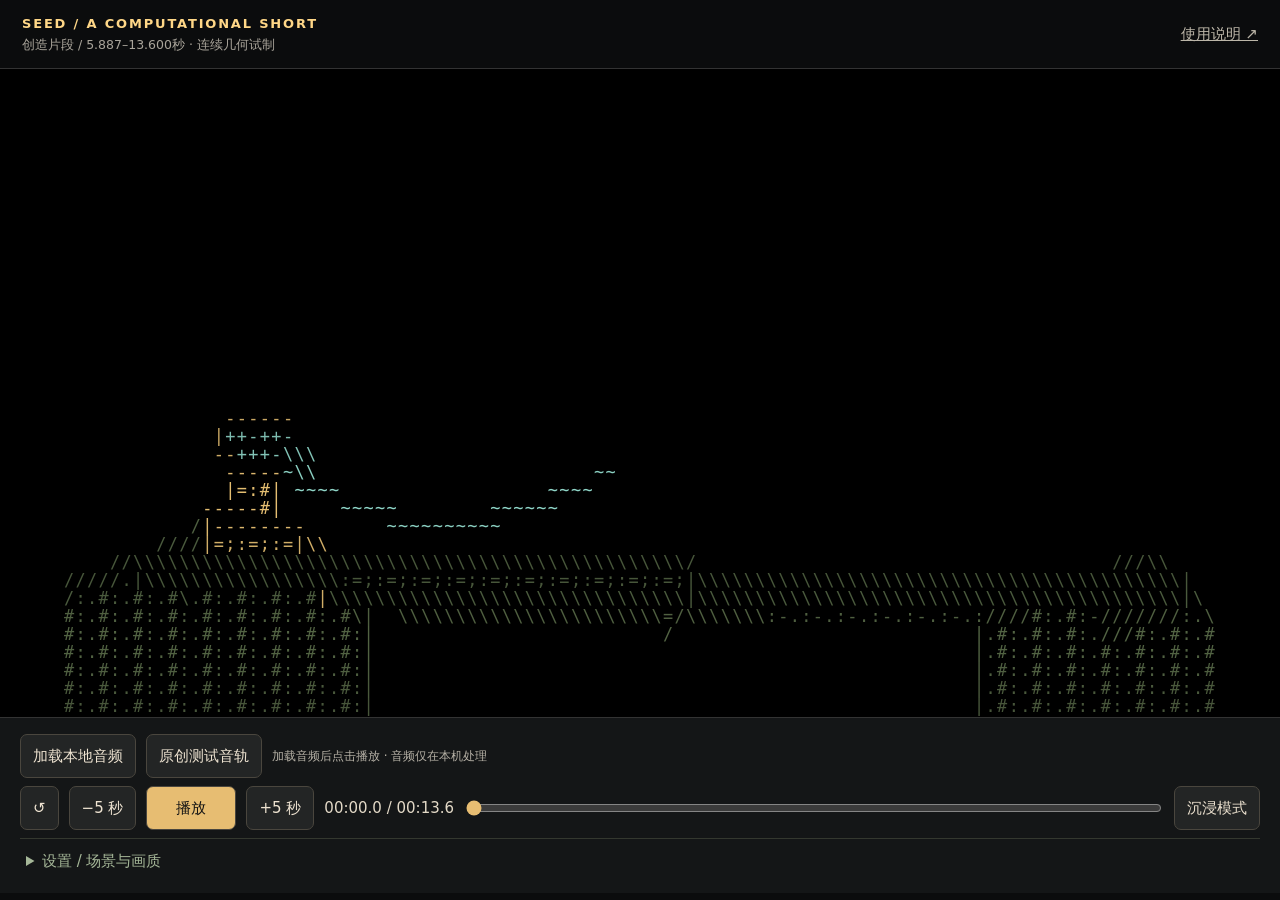
<file: motion-preview/index.html>
<!doctype html>
<html lang="zh-CN">
  <head>
    <meta charset="utf-8" />
    <meta
      name="viewport"
      content="width=device-width,initial-scale=1,viewport-fit=cover"
    />
    <meta name="color-scheme" content="dark" />
    <title>SEED / 抓取—折页—桥</title>
    <style>* {
  box-sizing: border-box;
}
body {
  margin: 0;
  background: #0b0c0d;
  color: #e3d9c7;
  font:
    15px system-ui,
    -apple-system,
    sans-serif;
  padding: env(safe-area-inset-top) env(safe-area-inset-right)
    env(safe-area-inset-bottom) env(safe-area-inset-left);
}
header {
  display: flex;
  justify-content: space-between;
  align-items: center;
  padding: 14px 22px;
  border-bottom: 1px solid #333;
}
strong {
  letter-spacing: 0.14em;
  color: #ffd787;
}
small {
  display: block;
  margin-top: 5px;
  color: #a9a49a;
}
a {
  color: #bcb6a8;
}
main {
  display: flex;
  flex-direction: column;
  height: calc(100vh - 76px);
  height: calc(100dvh - 76px);
  min-height: 430px;
}
#stage {
  flex: 1;
  min-height: 140px;
  display: flex;
  align-items: center;
  justify-content: center;
  background: #080909;
  overflow: hidden;
}
canvas {
  display: block;
  max-width: 100%;
  max-height: 100%;
}
.controls {
  padding: 10px 20px 12px;
  border-top: 1px solid #333;
  background: #141617;
}
.row {
  display: flex;
  align-items: center;
  gap: 10px;
  flex-wrap: wrap;
  margin: 6px 0;
}
button,
select,
input[type="number"],
.file {
  font: inherit;
  min-height: 44px;
  border: 1px solid #4a463e;
  border-radius: 7px;
  background: #232525;
  color: #eee3d1;
  padding: 8px 12px;
}
button,
.file {
  cursor: pointer;
  touch-action: manipulation;
}
button:active {
  background: #514737;
}
button:disabled {
  opacity: 0.4;
}
#play {
  min-width: 90px;
  background: #e7bd72;
  color: #141414;
}
label {
  display: flex;
  align-items: center;
  gap: 8px;
}
.file input {
  width: 1px;
  height: 1px;
  position: absolute;
  opacity: 0;
}
.file:focus-within {
  outline: 2px solid #ffd787;
}
input[type="range"] {
  flex: 1;
  min-width: 140px;
  min-height: 44px;
  accent-color: #e7bd72;
  touch-action: pan-y;
}
input[type="number"] {
  width: 95px;
}
output {
  font-variant-numeric: tabular-nums;
}
#status,
p {
  font-size: 12px;
  color: #b6b1a6;
}
p {
  margin: 8px 0 0;
}
body:fullscreen main {
  height: calc(100dvh - 76px);
}
@media (max-width: 700px) {
  header {
    padding: 10px;
  }
  header a {
    font-size: 12px;
  }
  .controls {
    padding: 6px 10px;
  }
  .row {
    gap: 6px;
  }
  #status {
    flex-basis: 100%;
  }
  main {
    height: auto;
    min-height: calc(100dvh - 76px);
  }
  #stage {
    min-height: 45vh;
  }
  label {
    font-size: 12px;
  }
}
#stage {
  position: relative;
  background: #000;
}
canvas {
  background: #000;
}
.transport {
  flex-wrap: nowrap;
}
#seek {
  min-width: 60px;
}
details {
  border-top: 1px solid #34382f;
  padding-top: 7px;
}
summary {
  min-height: 35px;
  padding: 6px;
  cursor: pointer;
  color: #a5b798;
}
input[type="checkbox"] {
  width: 22px;
  height: 22px;
  accent-color: #b5d18d;
}
#debug {
  position: absolute;
  left: 14px;
  top: 12px;
  background: #000b;
  font: 12px monospace;
  color: #8aaa98;
  pointer-events: none;
}
#showControls {
  position: absolute;
  right: 16px;
  bottom: 16px;
  opacity: 0.65;
}
body.immersive header,
body.immersive .controls {
  display: none;
}
body.immersive main {
  height: 100dvh;
  min-height: 0;
}
body.immersive #stage {
  min-height: 0;
}
#showControls[hidden],
#debug[hidden] {
  display: none;
}
header strong {
  font-size: 13px;
}
button:focus-visible,
select:focus-visible,
input:focus-visible,
summary:focus-visible {
  outline: 2px solid #b0d297;
}
@media (max-width: 700px) {
  .transport {
    flex-wrap: wrap;
  }
  #seek {
    flex-basis: 100%;
  }
  #hideControls {
    font-size: 12px;
  }
  header strong {
    font-size: 11px;
  }
}
</style>
  </head>
  <body>
    <header>
      <div>
        <strong>SEED / A COMPUTATIONAL SHORT</strong
        ><small>创造片段 / 5.887–13.600秒 · 连续几何试制</small>
      </div>
      <a href="docs/README.html">使用说明 ↗</a>
    </header>
    <main>
      <section id="stage" aria-label="ASCII 动画">
        <canvas id="screen" aria-label="SEED 五幕原创程序动画"></canvas
        ><output id="debug" hidden></output
        ><button id="showControls" hidden>显示控制</button>
      </section>
      <section class="controls">
        <div class="row">
          <label class="file"
            >加载本地音频<input id="file" type="file" accept="audio/*" /></label
          ><button id="demo">原创测试音轨</button
          ><span id="status" role="status"
            >加载音频后点击播放 · 音频仅在本机处理</span
          >
        </div>
        <div class="row transport">
          <button id="restart" aria-label="从头开始">↺</button
          ><button id="back">−5 秒</button><button id="play">播放</button
          ><button id="forward">+5 秒</button
          ><output id="time">00:00 / 00:30</output
          ><input
            id="seek"
            aria-label="进度"
            type="range"
            min="0"
            max="30"
            value="0"
            step="0.01"
          /><button id="hideControls">沉浸模式</button>
        </div>
        <details>
          <summary>设置 / 场景与画质</summary>
          <div class="row">
            <label
              >场景
              <select id="chapter">
                <option value="0">01 · SYSTEM BOOT</option>
                <option value="5">02 · MATHEMATICAL CREATION</option>
                <option value="11">03 · DATA DIMENSION</option>
                <option value="18">04 · EMERGENT LIFE</option>
                <option value="25">05 · CONSCIOUSNESS</option>
              </select></label
            ><label
              >字符网格
              <select id="grid">
                <option value="100,36">100 × 36 · 标准</option>
                <option value="128,44">128 × 44 · 精细</option>
                <option value="80,30">80 × 30 · 性能</option>
              </select></label
            ><label
              >帧率
              <select id="quality">
                <option value="30">30 FPS</option>
                <option value="24">24 FPS</option>
              </select></label
            ><label
              >动画偏移 / 秒
              <input
                id="offset"
                type="number"
                min="-30"
                max="30"
                step="0.05"
                value="0" /></label
            ><label
              ><input id="reactive" type="checkbox" checked />音频响应</label
            ><label><input id="debugToggle" type="checkbox" />场景与 FPS</label
            ><button id="fullscreen">全屏</button>
          </div>
          <p>
            仅播放 5.887–13.600 秒。正偏移使动画提前；FFT
            驱动几何形变、字符密度与运动，并不等于人工校准节拍。无第三方音乐或歌词。
          </p>
        </details>
      </section>
    </main>
    <audio id="audio" preload="metadata" playsinline></audio>
    <script>/* Independent original framework. No upstream implementation or assets. */
(function (root) {
  "use strict";
  const duration = 30;
  const clamp = (x, a, b) => Math.max(a, Math.min(b, x));
  function timeline(t, offset) {
    return clamp(t + offset, 0, duration);
  }
  function cellWidth(c) {
    const n = c.codePointAt(0);
    if (/\p{Mark}/u.test(c) || n === 0x200d || n === 0xfe0f) return 0;
    return n >= 0x1100 &&
      (n <= 0x115f ||
        n === 0x2329 ||
        n === 0x232a ||
        (n >= 0x2e80 && n <= 0xa4cf) ||
        (n >= 0xac00 && n <= 0xd7a3) ||
        (n >= 0xf900 && n <= 0xfaff) ||
        (n >= 0xfe10 && n <= 0xfe6f) ||
        (n >= 0xff01 && n <= 0xff60) ||
        (n >= 0xffe0 && n <= 0xffe6) ||
        n >= 0x1f300)
      ? 2
      : 1;
  }
  class Grid {
    constructor(w, h) {
      this.w = w;
      this.h = h;
      this.cells = Array.from({ length: h }, () =>
        Array.from({ length: w }, () => [" ", 0]),
      );
    }
    put(x, y, s, color = 1) {
      x = Math.floor(x);
      y = Math.floor(y);
      if (y < 0 || y >= this.h) return;
      for (const ch of String(s)) {
        const k = cellWidth(ch);
        if (!k) continue;
        if (x >= 0 && x + k <= this.w) {
          for (let j = x; j < x + k; j++) {
            if (this.cells[y][j][0] === "" && j > 0)
              this.cells[y][j - 1] = [" ", 0];
            if (cellWidth(this.cells[y][j][0] || " ") === 2 && j + 1 < this.w)
              this.cells[y][j + 1] = [" ", 0];
          }
          this.cells[y][x] = [ch, color];
          if (k === 2) this.cells[y][x + 1] = ["", color];
        }
        x += k;
      }
    }
    center(y, s, color = 1) {
      this.put(
        Math.floor((this.w - [...s].reduce((a, c) => a + cellWidth(c), 0)) / 2),
        y,
        s,
        color,
      );
    }
  }
  const api = { duration, clamp, timeline, cellWidth, Grid };
  root.ASCII = api;
  if (typeof module !== "undefined") module.exports = api;
})(globalThis);
</script>
    <script>(function(R){
const start=5.887,end=13.6,clamp=(x,a=0,b=1)=>Math.max(a,Math.min(b,x)),mix=(a,b,u)=>a+(b-a)*u;
const ease=(a,b,t)=>{let u=clamp((t-a)/(b-a));return u*u*(3-2*u);};
const add=(a,b)=>a.map((v,i)=>v+b[i]),sub=(a,b)=>a.map((v,i)=>v-b[i]),mul=(a,s)=>a.map(v=>v*s);
const stages=[{id:'unfold',name:'机械展开',start:5.887,end:6.934},{id:'grasp',name:'抓取与提起',start:6.934,end:8.321},{id:'sheet',name:'线展开为纸面',start:8.321,end:9.698},{id:'hinge',name:'纸面铰链折叠',start:9.698,end:11.095},{id:'bridge',name:'折面构成桥梁',start:11.095,end:12.472},{id:'reveal',name:'拉远展示',start:12.472,end:13.6}];
function pose(t,f={}){
 t=clamp(t,start,end);let deploy=ease(start,6.934,t),lift=ease(7.1,8.321,t),release=ease(9.1,9.698,t),bridge=ease(11.095,12.931,t);
 const bass=clamp(f.bass||0),pulse=Math.sin((t-7.1)*8)*bass*.045*lift*(1-ease(8.7,9.1,t));
 let grip=[mix(-1.7,-1.2,lift),mix(1.95,3.25,lift)+pulse,.05];
 const base=[-4.4,.85,0],target=[mix(grip[0],-3.7,release),mix(grip[1]+.34,3.8,release),0];
 const shoulder=[base[0],base[1]+.8,0],L1=2.05*mix(.12,1,deploy),L2=2.05*mix(.12,1,deploy);
 // During deployment end point follows an attainable path. IK then solves both rods exactly.
 const desired=[mix(shoulder[0]+.12,target[0],deploy),mix(shoulder[1]+.32,target[1],deploy),0];
 let dx=desired[0]-shoulder[0],dy=desired[1]-shoulder[1],dist=clamp(Math.hypot(dx,dy),.02,L1+L2-.001);
 const theta=Math.atan2(dy,dx),alpha=Math.acos(clamp((L1*L1+dist*dist-L2*L2)/(2*L1*dist),-1,1));
 const elbow=[shoulder[0]+L1*Math.cos(theta+alpha),shoulder[1]+L1*Math.sin(theta+alpha),0];
 const wrist=[shoulder[0]+dist*Math.cos(theta),shoulder[1]+dist*Math.sin(theta),0];
 const contact=[wrist[0],wrist[1]-.34,.05];
 // The held endpoint is the same world-space point as the closed fingertips.
 if(t<9.1)grip=contact;
 let root=add(grip,[0,0,0]);
 if(t>=9.1)root=[mix(-1.2,-3.65,ease(9.1,11.8,t)),mix(3.25,2.45,ease(9.1,11.8,t)),.05];
 let aperture=.35*(1-ease(6.75,7.1,t))+.35*release;
 const width=2.3*ease(8.321,9.698,t),length=mix(3.5,7.3,ease(8.321,10.167,t));
 const hinge=(.90*Math.sin(ease(9.698,11.095,t)*Math.PI))*(1-bridge);
 const points=[];
 for(let i=0;i<=4;i++){
  const u=i/4;
  // Preserve indexed material strips, morph their centerline to an arch.
  let x=root[0],y=root[1];
  for(let j=0;j<i;j++){const angle=(j<2?0:hinge);x+=length/4*Math.cos(angle);y+=length/4*Math.sin(angle);}
  y=mix(y,2.25+1.1*Math.sin(u*Math.PI),bridge);
  points.push([x,y,root[2]]);
 }
 return {t,deploy,lift,release,bridge,base,shoulder,elbow,wrist,contact,grip,root,aperture,width,length,points,L1,L2,hinge};
}
class Raster{
 constructor(w,h,t){this.w=w;this.h=h;this.t=t;this.cells=Array.from({length:h},()=>Array.from({length:w},()=>[' ',0,1]));this.z=new Float32Array(w*h).fill(Infinity);this.scale=mix(1, .80,ease(10.6,13.6,t));this.yaw=mix(-.12,.27,ease(8.5,13.6,t));}
 project(p){const c=Math.cos(this.yaw),s=Math.sin(this.yaw),X=p[0]*c+p[2]*s,Z=-p[0]*s+p[2]*c;const depth=13+Z,per=13/depth;return [(this.w*.53+X*this.w*.081*this.scale*per),(this.h*.69-(p[1]-1)*this.h*.115*this.scale*per+Z*this.h*.035),depth];}
 put(x,y,z,ch,col,alpha=1){x=Math.round(x);y=Math.round(y);if(x<0||x>=this.w||y<0||y>=this.h)return;let i=y*this.w+x;if(z<=this.z[i]+.005){this.z[i]=z;this.cells[y][x]=[ch,col,alpha];}}
 line(a,b,ch=null,col=1,alpha=1){a=this.project(a);b=this.project(b);const n=Math.max(1,Math.ceil(Math.max(Math.abs(a[0]-b[0]),Math.abs(a[1]-b[1]))*2));ch=ch||(Math.abs(a[1]-b[1])<.5?'-':Math.abs(a[0]-b[0])<.5?'|':(a[0]-b[0])*(a[1]-b[1])>0?'\\':'/');for(let i=0;i<=n;i++){let u=i/n;this.put(mix(a[0],b[0],u),mix(a[1],b[1],u),mix(a[2],b[2],u)-.018,ch,col,alpha);}}
 tri(a,b,c,chars,col,alpha){const p=[a,b,c].map(v=>this.project(v)),[A,B,C]=p;
 const den=(B[1]-C[1])*(A[0]-C[0])+(C[0]-B[0])*(A[1]-C[1]);if(Math.abs(den)<1e-8)return;
 const x0=Math.max(0,Math.floor(Math.min(...p.map(v=>v[0])))),x1=Math.min(this.w-1,Math.ceil(Math.max(...p.map(v=>v[0]))));
 const y0=Math.max(0,Math.floor(Math.min(...p.map(v=>v[1])))),y1=Math.min(this.h-1,Math.ceil(Math.max(...p.map(v=>v[1]))));
 for(let y=y0;y<=y1;y++)for(let x=x0;x<=x1;x++){let u=((B[1]-C[1])*(x-C[0])+(C[0]-B[0])*(y-C[1]))/den,v=((C[1]-A[1])*(x-C[0])+(A[0]-C[0])*(y-C[1]))/den,k=1-u-v;if(u>=0&&v>=0&&k>=0)this.put(x,y,u*A[2]+v*B[2]+k*C[2],chars[(x+y*3)%chars.length],col,alpha);}
 }
 face(p,chars='.:',col=1,edges=true,alpha=1){for(let i=1;i<p.length-1;i++)this.tri(p[0],p[i],p[i+1],chars,col,alpha);if(edges)p.forEach((v,i)=>this.line(v,p[(i+1)%p.length],null,col,alpha));}
 box(x,y,z,w,h,d,col=1){let a=[x,y,z],b=[x+w,y,z],c=[x+w,y+h,z],e=[x,y+h,z];this.face([a,b,c,e],':=;',col);this.face([e,c,add(c,[0,0,d]),add(e,[0,0,d])],'.:-',col);this.face([b,add(b,[0,0,d]),add(c,[0,0,d]),c],'#=:',col);}
 rod(a,b,width=.16,col=1){const d=sub(b,a),n=Math.hypot(d[0],d[1])||1,off=[-d[1]/n*width,d[0]/n*width,0];const A=add(a,off),B=add(b,off),C=sub(b,off),D=sub(a,off);this.face([A,B,C,D],'=:#',col);this.face([A,B,add(B,[0,0,.22]),add(A,[0,0,.22])],'.:',col);}
 joint(p,r=.23){let pts=[];for(let i=0;i<12;i++){const a=i/12*Math.PI*2;pts.push(add(p,[Math.cos(a)*r,Math.sin(a)*r,-.04]));}this.face(pts,'#o',1);this.line(add(p,[-r*.4,0,-.07]),add(p,[r*.4,0,-.07]),'+',3);}
}
function render(t,w=100,h=36,f={},enabled=true){if(!enabled)f={};const p=pose(t,f),r=new Raster(w,h,p.t);
 // Dark stage and recessed paper support; all visible surfaces are characters.
 r.box(-5.3,-.15,-.9,5.3-3.4*p.bridge,.3,2.4,0);r.box(3.4*p.bridge,-.15,-.9,5.2-3.4*p.bridge,.3,2.4,0);
 const world=p.bridge;r.face([[-7,-.1,1],[-5,1.1,1],[-3.4,-.1,1],[-3.4,-2,1],[-7,-2,1]],'#:.',0);r.face([[3.7,-.1,1],[5.8,1.1,1],[7,-.1,1],[7,-2,1],[3.7,-2,1]],'#:.',0);
 // Cube base keeps the persistent open corner through panel deployment.
 r.box(-4.9,.15,-.05,1,.6,.8,1);r.box(-4.9,.75,-.05,.5,.3,.8,1);r.face([[-4.9,1.05,-.05],[-4.9,1.05,.75],[-4.9-1*p.deploy,1.05+.5*p.deploy,.75],[-4.9-1*p.deploy,1.05+.5*p.deploy,-.05]],'.:',1);

 r.rod(p.base,p.shoulder,.20);r.rod(p.shoulder,p.elbow,.16);r.rod(p.elbow,p.wrist,.14);[p.shoulder,p.elbow,p.wrist].forEach(x=>r.joint(x));
 const tip=p.contact;for(const sign of [-1,1]){const a=add(p.wrist,[sign*.14,-.10,-.06]),b=add(tip,[sign*(.06+p.aperture),.03,-.06]);r.rod(a,b,.055,3);r.line(b,add(tip,[sign*p.aperture,0,0]),'_',1);}
 // Line's first sample exactly follows the grasp. Once paper grows, line is its leading edge.
 const spread=ease(8.321,9.698,p.t),lineLength=mix(3.5,p.length,spread);
 for(let i=0;i<90;i++){let u=i/89;let a=[p.root[0]+u*lineLength,p.root[1]-.7*Math.sin(u*Math.PI)*(1-spread),p.root[2]];let b=[p.root[0]+(u+1/89)*lineLength,p.root[1]-.7*Math.sin((u+1/89)*Math.PI)*(1-spread),p.root[2]];if(p.width<.2)r.line(a,b,'~',3);}
 // Longitudinal strips share the same hinge vertices: no independently moving edges.
 if(p.width>.01){for(let i=0;i<4;i++){let A=p.points[i],B=p.points[i+1],z=p.width;const a=add(A,[0,0,-z/2]),b=add(B,[0,0,-z/2]),c=add(B,[0,0,z/2]),d=add(A,[0,0,z/2]);
  r.face([a,b,c,d],i%2?'.:-':':;=',i%2?3:1);r.face([a,b,add(b,[0,-.12,0]),add(a,[0,-.12,0])],'#=',1);
  // Sparse crease and ruled markings distinguish a connected thin sheet from mountains.
  if(i<3)r.line(b,c,'|',0);
  if(p.bridge>.01){for(const edge of [-1,1]){const aa=add(A,[0,.65*p.bridge,edge*z/2]),bb=add(B,[0,.65*p.bridge,edge*z/2]);r.line(aa,bb,'_',3);for(let k=0;k<3;k++){let u=k/3,base=A.map((v,j)=>mix(v,B[j],u));base[2]+=edge*z/2;r.line(base,add(base,[0,.65*p.bridge,0]),'|',1);}}
  }
 }
 // Piers extrude from the same deck anchors, maintaining contact even while arch grows.
 for(const i of [0,4]){const q=p.points[i];r.box(q[0]-.25,q[1]-2.1*p.bridge,-p.width*.40,.50,2.1*p.bridge,p.width*.8,1);for(let j=1;j<4;j++)r.line([q[0]-.25,q[1]-j*.5*p.bridge,-p.width*.4-.02],[q[0]+.25,q[1]-j*.5*p.bridge,-p.width*.4-.02],'_',0);}
 }
 return r;
}
R.Film={start,end,stages,pose,render,Raster};if(typeof module!=='undefined')module.exports=R.Film;
})(globalThis);
</script>

    <script>(function(R){
const timeline=Film.stages;let data={audioSHA256:''};
const ready=Promise.resolve().then(()=>{data={...{
  "start":5.887,"end":13.6,"sourceAudioSHA256":"46fc8657336c739b293adab9d366c968a2879f373413714951924190f3ff9513",
  "timingEvidence":"5.887 is a measured onset after near-silence. Other points are detected onset candidates chosen editorially; no confirmed lyric or beat annotations.",
  "actions":[
    {"time":5.887,"end":6.934,"action":"cube-panels-deploy-and-linked-arm-extends","source":"measured-entry + director"},
    {"time":6.934,"end":7.1,"action":"fingertips-close-on-line","source":"onset candidate + director interpolation"},
    {"time":7.1,"end":8.321,"action":"lift-anchored-line","source":"director endpoint at onset candidate 8.321"},
    {"time":8.321,"end":9.698,"action":"line-expands-width-into-continuous-sheet","source":"onset candidates + director"},
    {"time":9.1,"end":9.698,"action":"release-and-retract-gripper","source":"director"},
    {"time":9.698,"end":11.095,"action":"shared-edge-hinge-fold-and-open","source":"onset candidates + director"},
    {"time":11.095,"end":12.931,"action":"same-index-strips-form-arch-piers-and-rails-extrude","source":"director"},
    {"time":12.472,"end":13.6,"action":"pull-back-final-read","source":"director"}
  ],"semanticCues":[]
}
,audioSHA256:"46fc8657336c739b293adab9d366c968a2879f373413714951924190f3ff9513"};});
function scene(t){return timeline.find(s=>t<s.end)||timeline[timeline.length-1];}
R.Director={timeline,ready,scene,render:Film.render,setProfile:()=>{},get data(){return data;}};
})(globalThis);
</script>
    <script>(function (R) {
  class AudioAnalysis {
    constructor(audio) {
      this.audio = audio;
      this.context = null;
      this.source = null;
      this.analyser = null;
      this.enabled = true;
      this.failed = false;
      this.value = { bass: 0, mid: 0, high: 0, rms: 0 };
    }
    async unlock() {
      if (this.failed) return;
      try {
        if (!this.context) {
          const AC = window.AudioContext || window.webkitAudioContext;
          if (!AC) {
            this.failed = true;
            return;
          }
          this.context = new AC();
        }
        if (this.context.state === "suspended") await this.context.resume();
        if (this.context.state !== "running") return;
        if (!this.source) {
          this.source = this.context.createMediaElementSource(this.audio);
          this.source.connect(this.context.destination);
          try {
            this.analyser = this.context.createAnalyser();
            this.analyser.fftSize = 2048;
            this.analyser.smoothingTimeConstant = 0.4;
            this.source.connect(this.analyser);
            this.freq = new Uint8Array(this.analyser.frequencyBinCount);
            this.wave = new Uint8Array(this.analyser.fftSize);
          } catch (e) {
            this.analyser = null;
          }
        }
      } catch (e) {
        this.failed = true;
      }
    }

    sample() {
      if (!this.enabled || !this.analyser || this.failed)
        return { bass: 0, mid: 0, high: 0, rms: 0 };
      if (this.audio.paused || this.audio.seeking || this.audio.readyState < 3)
        return this.value;
      this.analyser.getByteFrequencyData(this.freq);
      this.analyser.getByteTimeDomainData(this.wave);
      let sum = 0;
      for (const x of this.wave) sum += ((x - 128) / 128) ** 2;
      const binHz=this.context.sampleRate/this.analyser.fftSize;
      const band=(lo,hi)=>{let sum=0,n=0;for(let i=Math.ceil(lo/binHz);i<Math.min(this.freq.length,hi/binHz);i++){sum+=(this.freq[i]/255)**2;n++;}return Math.min(1,Math.sqrt(sum/Math.max(1,n)));};
      this.value = {bass:band(35,220),mid:band(220,2200),high:band(2200,9000),rms:Math.min(1,Math.sqrt(sum/this.wave.length)*2.3)};
      return this.value;
    }
    reset() {
      this.value = { bass: 0, mid: 0, high: 0, rms: 0 };
    }
  }
  R.AudioAnalysis = AudioAnalysis;
})(globalThis);
</script>
    <script>"use strict";
const $ = (id) => document.getElementById(id),
  a = $("audio"),
  canvas = $("screen"),
  ctx = canvas.getContext("2d");
let sourceURL = "",
  scrubbing = false,
  resume = false,
  lastKey = "",
  needsResize = true,
  isDemo = false;
const palette = ["#526343", "#e6bf72", "#7bbd83", "#91d9cb"];
const analysis = new AudioAnalysis(a);
let lastRender = -1000,
  frames = 0,
  fps = 0,
  fpsSince = 0;
const previewEnd = () =>
  Math.min(Film.end, Number.isFinite(a.duration) ? a.duration : Film.end);

const status = (s) => ($("status").textContent = s);
function duration() {
  return Number.isFinite(a.duration) ? Math.min(Film.end, a.duration) : 0;
}
function seek(t) {
  if (!duration()) return;
  a.currentTime = ASCII.clamp(t, Film.start, Math.max(Film.start,duration()));
  lastKey = "";
}
async function play() {
  if (!a.src) {
    status("请先加载本地音频或原创测试音频");
    return;
  }
  try {
    await Director.ready;
    if (a.ended || a.currentTime >= previewEnd() - 0.02) seek(Film.start);
    const unlocked = analysis.unlock();
    const playing = a.play();
    await playing;
    await unlocked;
    if (analysis.failed)
      status("音频分析不可用，时间轴动画继续；可关闭音频响应。");
  } catch (e) {
    status(
      "播放未启动，请再次点击播放；也可换用 Safari 支持的 MP3 / AAC / WAV。",
    );
  }
}
$("play").onclick = () => (a.paused ? play() : a.pause());
function load(blob, demo) {
  a.pause();
  a.removeAttribute("src");
  a.load();
  if (sourceURL) URL.revokeObjectURL(sourceURL);
  sourceURL = URL.createObjectURL(blob);
  a.src = sourceURL;
  isDemo = demo;
  Director.setProfile(false);
  analysis.reset();
  a.load();
  status(
    demo
      ? "原创测试音轨已加载，点击播放7.7秒片段"
      : "本地音频已加载 · 实时频段驱动，正在识别校准音轨",
  );
  lastKey = "";
}
$("file").onchange = (e) => {
  const file=e.target.files[0];if(!file)return;load(file,false);const selectedURL=sourceURL;
  (async()=>{try{await Director.ready;const buffer=await file.arrayBuffer();const digest=await crypto.subtle.digest('SHA-256',buffer);const hash=[...new Uint8Array(digest)].map(x=>x.toString(16).padStart(2,'0')).join('');if(sourceURL!==selectedURL)return;
    const match=hash===Director.data.audioSHA256;Director.setProfile(match);status(match?'已识别校准音轨 · 导演动作 + 实时 FFT':'其他音频 · 实时频段响应，分镜仍按提供音轨编排');lastKey='';
  }catch(e){if(sourceURL===selectedURL)status('实时音频响应可用；音轨识别需要 HTTPS 或 localhost。');}})();
};
// Original synthesized arpeggio, pad and pulse; no third-party music.
$("demo").onclick = () => {
  const rate = 22050,
    n = Math.ceil(ASCII.duration * rate),
    buffer = new ArrayBuffer(44 + n * 2),
    v = new DataView(buffer);
  function str(p, s) {
    for (let i = 0; i < s.length; i++) v.setUint8(p + i, s.charCodeAt(i));
  }
  str(0, "RIFF");
  v.setUint32(4, 36 + n * 2, true);
  str(8, "WAVE");
  str(12, "fmt ");
  v.setUint32(16, 16, true);
  v.setUint16(20, 1, true);
  v.setUint16(22, 1, true);
  v.setUint32(24, rate, true);
  v.setUint32(28, rate * 2, true);
  v.setUint16(32, 2, true);
  v.setUint16(34, 16, true);
  str(36, "data");
  v.setUint32(40, n * 2, true);
  const notes = [130.81, 164.81, 196, 261.63, 220, 196, 164.81, 146.83];
  for (let i = 0; i < n; i++) {
    const t = i / rate,
      beat = t % 0.5,
      note = notes[Math.floor(t * 2) % notes.length],
      env = Math.exp(-beat * 8) * Math.min(1, beat * 150);
    const pad = Math.sin(2 * Math.PI * 65.405 * t) * 0.12;
    const bell =
      (Math.sin(2 * Math.PI * note * t) +
        0.3 * Math.sin(2 * Math.PI * note * 2 * t)) *
      env *
      0.25;
    const pulse =
      Math.sin(
        2 * Math.PI * (55 * (t % 0.5) + 4 * (1 - Math.exp(-(t % 0.5) * 20))),
      ) *
      Math.exp(-(t % 0.5) * 23) *
      0.24;
    const fade = Math.min(1, t * 2, (30 - t) * 2);
    v.setInt16(
      44 + i * 2,
      Math.max(-1, Math.min(1, (pad + bell + pulse) * fade)) * 24000,
      true,
    );
  }
  load(new Blob([buffer], { type: "audio/wav" }), true);
};
$("restart").onclick = () => seek(Film.start);
$("hideControls").onclick = () => {
  document.body.classList.add("immersive");
  $("showControls").hidden = false;
};
$("showControls").onclick = () => {
  document.body.classList.remove("immersive");
  $("showControls").hidden = true;
};
$("reactive").onchange = () => {
  analysis.enabled = $("reactive").checked;
  lastKey = "";
};
$("debugToggle").onchange = () => {
  $("debug").hidden = !$("debugToggle").checked;
};
a.addEventListener("seeking", () => {
  analysis.reset();
  lastKey = "";
});
$("back").onclick = () => seek(a.currentTime - 5);
$("forward").onclick = () => seek(a.currentTime + 5);
$("chapter").onchange = (e) =>
  seek(Number(e.target.value) - Number($("offset").value || 0));
$("grid").onchange = () => {
  needsResize = true;
};
$("offset").oninput = () => {
  lastKey = "";
};
function beginScrub() {
  if (scrubbing) return;
  scrubbing = true;
  resume = !a.paused;
  a.pause();
}
$("seek").oninput = () => {
  beginScrub();
  seek(Number($("seek").value));
};
function finishScrub() {
  if (!scrubbing) return;
  scrubbing = false;
  if (resume) play();
  resume = false;
}
$("seek").onchange = finishScrub;
$("seek").addEventListener("pointerup", finishScrub);
$("seek").addEventListener("pointercancel", finishScrub);
for (const ev of ["play", "pause", "ended"])
  a.addEventListener(ev, () => {
    $("play").textContent = a.paused ? "播放" : "暂停";
    lastKey = "";
  });
a.addEventListener("loadedmetadata", () => {
  $("seek").max = duration();
  $("seek").min = Film.start;
  a.currentTime = Film.start;
  lastKey = "";
});
a.addEventListener("error", () =>
  status("音频读取失败，请选择 Safari 支持的 MP3 / AAC / WAV 文件。"),
);
$("fullscreen").onclick = async () => {
  try {
    if (document.fullscreenElement) await document.exitFullscreen();
    else if (document.documentElement.requestFullscreen)
      await document.documentElement.requestFullscreen();
    else status("此 Safari 不支持网页全屏，可通过“添加到主屏幕”打开。");
  } catch (e) {
    status("无法进入全屏，可使用 Safari“添加到主屏幕”。");
  }
};
new ResizeObserver(() => {
  needsResize = true;
}).observe($("stage"));
document.addEventListener("visibilitychange", () => {
  needsResize = true;
  lastKey = "";
});
document.addEventListener("keydown", (e) => {
  if (/INPUT|SELECT|BUTTON/.test(e.target.tagName)) return;
  if (e.code === "Space") {
    e.preventDefault();
    $("play").click();
  }
  if (e.code === "ArrowRight") seek(a.currentTime + 5);
  if (e.code === "ArrowLeft") seek(a.currentTime - 5);
});
function stamp(t) {
  return `${String(Math.floor(t / 60)).padStart(2, "0")}:${(t % 60).toFixed(1).padStart(4, "0")}`;
}
function loop(now) {
  if (a.currentTime >= previewEnd() && !a.paused) {
    a.pause();
    a.currentTime = previewEnd();
  }
  const [w, h] = $("grid").value.split(",").map(Number),
    t = ASCII.timeline(a.currentTime, Number($("offset").value) || 0),
    key = `${t.toFixed(4)},${w},${h},${$("reactive").checked}`;
  if (needsResize) {
    const r = $("stage").getBoundingClientRect(),
      ratio = 16 / 9;
    const width = Math.min(r.width, r.height * ratio),
      height = width / ratio,
      dpr = Math.min(2, window.devicePixelRatio || 1);
    canvas.style.width = width + "px";
    canvas.style.height = height + "px";
    canvas.width = Math.round(width * dpr);
    canvas.height = Math.round(height * dpr);
    needsResize = false;
    lastKey = "";
  }
  if (
    key !== lastKey &&
    now - lastRender >= 1000 / Number($("quality").value) - 1
  ) {
    lastRender =
      now - ((now - lastRender) % (1000 / Number($("quality").value)));
    const features = analysis.sample();
    const g = Director.render(t, w, h, features, $("reactive").checked),
      cw = canvas.width / w,
      ch = canvas.height / h;
    ctx.globalAlpha = 1;
    ctx.fillStyle = "#000";
    ctx.fillRect(0, 0, canvas.width, canvas.height);
    ctx.font = `${Math.min(ch * 0.94, cw * 1.65)}px ui-monospace, Menlo, monospace`;
    ctx.textBaseline = "middle";
    for (let y = 0; y < h; y++)
      for (let x = 0; x < w; x++) {
        const [char, color, alpha = 1] = g.cells[y][x];
        if (char && char !== " " && alpha > 0.01) {
          ctx.globalAlpha = Math.min(
            1,
            alpha *
              (0.93 + 0.07 * Math.cos(y * 0.8 - t * 2)) *
              (1 + Math.min(0.06, features.rms * 0.2)),
          );
          ctx.fillStyle = palette[color];
          ctx.fillText(
            char,
            x * cw,
            (y + 0.5) * ch,
            cw * ASCII.cellWidth(char),
          );
        }
      }
    ctx.globalAlpha = 1;
    lastKey = key;
    frames++;
  }
  if (now - fpsSince > 1000) {
    fps = Math.round((frames * 1000) / (now - fpsSince));
    frames = 0;
    fpsSince = now;
  }
  canvas.dataset.scene = (Director.scene(t)?.id || "loading");
  canvas.dataset.time = t.toFixed(3);
  $("debug").textContent =
    `${(Director.scene(t)?.name || "LOADING TIMELINE")} | ${t.toFixed(2)}s | ${fps} FPS | ${analysis.analyser && !analysis.failed ? "FFT ready" : "FFT off"}`;
  if (!scrubbing) $("seek").value = a.currentTime;
  $("time").textContent = stamp(a.currentTime) + " / " + stamp(previewEnd());
  requestAnimationFrame(loop);
}
requestAnimationFrame(loop);

Director.ready.then(()=>{const menu=$("chapter");menu.replaceChildren(...Director.timeline.map((s,i)=>{const o=document.createElement('option');o.value=s.start;o.textContent=`0${i+1} · ${s.name} / ${s.start.toFixed(3)}s`;return o;}));lastKey='';}).catch(e=>status('时间轴加载失败，请通过 HTTP/HTTPS 打开网页并检查 music-timeline.json'));
</script>
  </body>
</html>
</file>
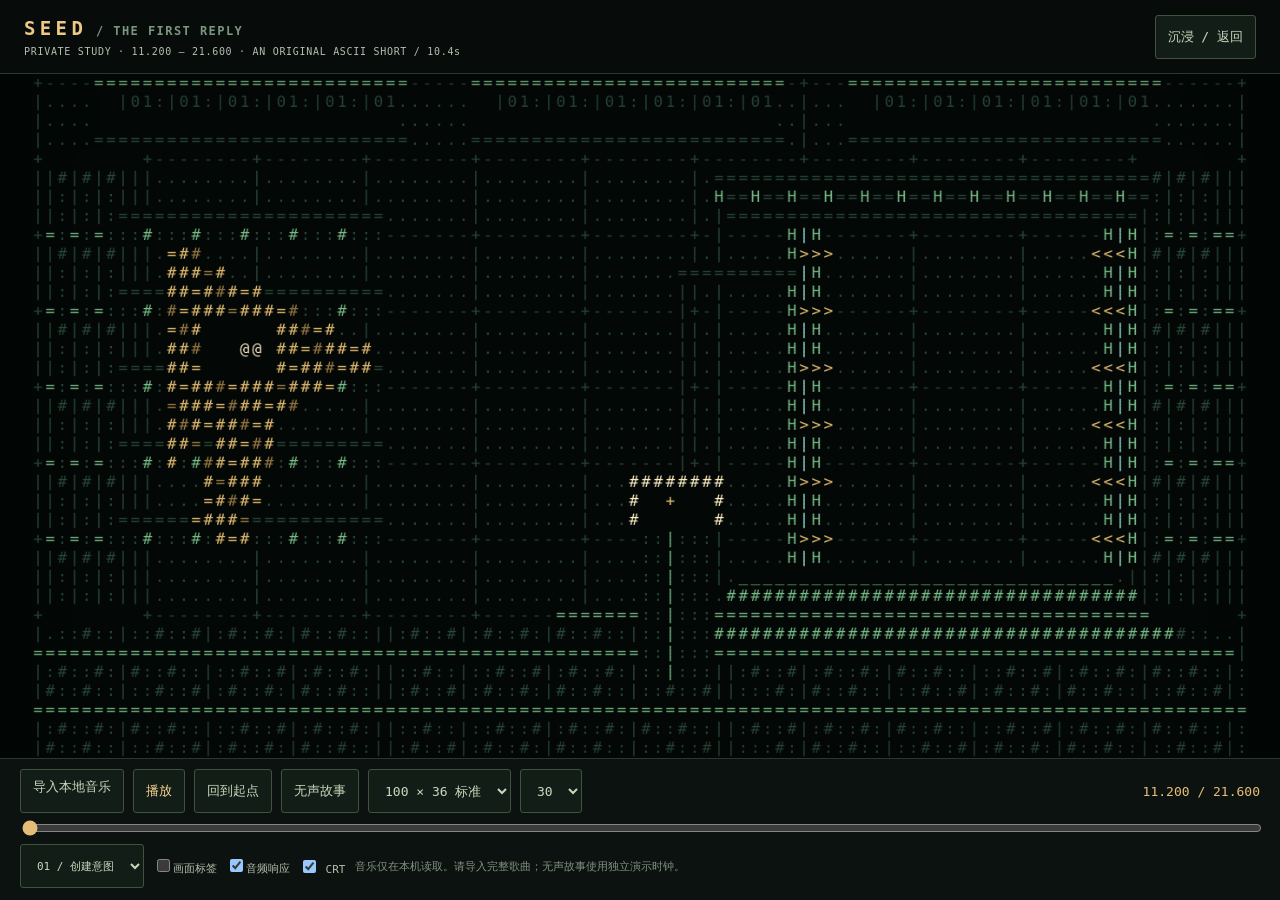
<file: narrative-pilot/index.html>
<!doctype html><html lang="zh-CN"><head><meta charset="utf-8"><meta name="viewport" content="width=device-width,initial-scale=1,viewport-fit=cover"><title>SEED / First Reply</title><style>*{box-sizing:border-box}html,body{margin:0;background:#070b0a;color:#b3bfae;font:13px ui-monospace,Menlo,Consolas,monospace;height:100%;color-scheme:dark}body{padding:env(safe-area-inset-top) env(safe-area-inset-right) env(safe-area-inset-bottom) env(safe-area-inset-left)}header{height:74px;padding:15px 24px;display:flex;align-items:center;justify-content:space-between;border-bottom:1px solid #283a2e}b{color:#efc884;letter-spacing:.23em;font-size:19px}b span{font-size:12px;color:#79977e;letter-spacing:.12em}small{display:block;font-size:10px;margin-top:7px;letter-spacing:.07em}main{height:calc(100% - 74px);display:flex;flex-direction:column}#stage{position:relative;flex:1;min-height:80px;display:flex;align-items:center;justify-content:center;overflow:hidden;background:#020605}canvas{display:block;max-width:100%;max-height:100%;aspect-ratio:16/9}#controls{padding:10px 20px 12px;border-top:1px solid #283a2e;background:#0c120f}.row{display:flex;gap:9px;align-items:center;flex-wrap:wrap}button,select,.file{border:1px solid #40533e;border-radius:3px;background:#131d17;color:#c9d7bd;min-height:44px;padding:8px 12px;font:inherit;cursor:pointer;touch-action:manipulation}button:hover,.file:hover{border-color:#e8be76}#play{color:#f7d393}input[type=file]{position:absolute;width:1px;height:1px;opacity:0}input[type=range]{width:100%;height:26px;accent-color:#e6bd78;touch-action:pan-y}.bottom{font-size:11px}#status{flex:1;min-width:180px;color:#809380}output{margin-left:auto;color:#e6bd78}.immersive header,.immersive #controls{display:none}.immersive main{height:100%}.immersive #stage{cursor:pointer}@media(max-width:700px){header{height:62px;padding:9px 12px}b span{display:none}main{height:calc(100% - 62px)}#controls{padding:6px 10px}.row{gap:5px}button,select,.file{font-size:11px;padding:6px 9px}.bottom #status{font-size:10px}small{font-size:8px}}

#stage:after{content:"";position:absolute;inset:0;pointer-events:none;box-shadow:inset 0 0 65px 10px rgba(0,0,0,.2)}
</style></head><body>
<header><div><b>SEED<span> / THE FIRST REPLY</span></b><small>PRIVATE STUDY · 11.200 — 21.600 · AN ORIGINAL ASCII SHORT / 10.4s</small></div><button id="immersive">沉浸 / 返回</button></header>
<main><div id="stage"><canvas id="screen" width="1400" height="788" aria-label="SEED ASCII 音乐影像"></canvas></div><section id="controls"><div class="row"><label class="file">导入本地音乐<input id="file" type="file" accept="audio/*"></label><button id="play">播放</button><button id="restart">回到起点</button><button id="silent">无声故事</button><select id="grid" aria-label="字符精度"><option value="100,36">100 × 36 标准</option><option value="128,44">128 × 44 精细</option><option value="80,30">80 × 30 性能</option></select><select id="fps" aria-label="帧率"><option>30</option><option>24</option></select><output id="time">11.200</output></div><input id="seek" type="range" min="11.200" max="21.600" step="0.001" value="11.200" aria-label="时间轴"><div class="row bottom"><select id="chapter" aria-label="镜头"><option value="11.2">01 / 创建意图</option><option value="12.16">02 / 形成</option><option value="13.55">03 / 受阻</option><option value="14.85">04 / 修复</option><option value="16.75">05 / 选择</option><option value="19.55">06 / 回应</option></select><label><input id="labels" type="checkbox">画面标签</label><label><input id="reactive" type="checkbox" checked>音频响应</label><label><input id="crt" type="checkbox" checked> CRT</label><span id="status">音乐仅在本机读取。请导入完整歌曲；无声故事使用独立演示时钟。</span></div></section></main><audio id="audio" preload="auto" playsinline></audio><script>
/* Original ASCII stage and persistent character designs for THE FIRST REPLY. */
(function(R){'use strict';
const clamp=(x,a=0,b=1)=>Math.max(a,Math.min(b,x)),mix=(a,b,u)=>a+(b-a)*u;
class Grid{constructor(w,h){this.w=w;this.h=h;this.ch=Array(w*h).fill(' ');this.col=Array(w*h).fill(0)}put(x,y,c,k=2){x=Math.floor(x);y=Math.floor(y);if(x>=0&&x<this.w&&y>=0&&y<this.h){this.ch[y*this.w+x]=c;this.col[y*this.w+x]=k}}}
class Raster{constructor(g,camera){this.g=g;this.cam=camera||[50,18,1]}p(x,y){return [(50+(x-this.cam[0])*this.cam[2])*this.g.w/100,(18+(y-this.cam[1])*this.cam[2])*this.g.h/36]}put(x,y,c,k){let p=this.p(x,y);this.g.put(...p,c,k)}poly(points,shader){let ps=points.map(v=>this.p(...v)),g=this.g;let y0=Math.max(0,Math.floor(Math.min(...ps.map(v=>v[1])))),y1=Math.min(g.h-1,Math.ceil(Math.max(...ps.map(v=>v[1]))));for(let y=y0;y<=y1;y++){let xs=[];ps.forEach((a,i)=>{let b=ps[(i+1)%ps.length];if((a[1]<=y+.5&&b[1]>y+.5)||(b[1]<=y+.5&&a[1]>y+.5))xs.push(a[0]+(y+.5-a[1])*(b[0]-a[0])/(b[1]-a[1]))});xs.sort((a,b)=>a-b);for(let j=0;j<xs.length;j+=2)for(let x=Math.max(0,Math.floor(xs[j]));x<Math.min(g.w,xs[j+1]);x++){let wx=(x/g.w*100-50)/this.cam[2]+this.cam[0],wy=(y/g.h*36-18)/this.cam[2]+this.cam[1],s=shader(wx,wy);if(s)g.put(x,y,s[0],s[1])}}}rect(x,y,w,h,c='#',k=2){this.poly([[x,y],[x+w,y],[x+w,y+h],[x,y+h]],()=>[c,k])}line(x0,y0,x1,y1,c='=',k=2,thick=1){let a=this.p(x0,y0),b=this.p(x1,y1),n=Math.max(1,Math.ceil(Math.max(Math.abs(b[0]-a[0]),Math.abs(b[1]-a[1]))));for(let i=0;i<=n;i++)for(let d=0;d<thick;d++)this.g.put(mix(a[0],b[0],i/n),mix(a[1],b[1],i/n)+d,c,k)}text(x,y,s,k){let a=this.p(x,y);[...s].forEach((c,i)=>this.g.put(a[0]+i,a[1],c,k))}}
function set(r,p,f){
 // Layered circuit architecture: rear memory wall, sockets, buswork, grounded floor.
 r.poly([[-20,-10],[120,-10],[120,45],[-20,45]],(x,y)=>{let a=Math.floor(x),b=Math.floor(y);return [(a%9===0&&b%4===0)?'+':b%4===0?'-':a%9===0?'|':'.',0]});
 for(let side of [0,1]){let x=side?91:1;r.rect(x,4,8,25,' ',0);for(let y=5;y<28;y++){r.line(x,y,x+7,y,y%4===0?'=':'|',y%4===0?2:0);for(let j=1;j<7;j+=2)r.put(x+j,y,y%4===1?'#':':',0)}}
 for(let j=0;j<3;j++){r.rect(5+j*31,-1,25,5,' ',0);r.line(5+j*31,0,30+j*31,0,'=',2);r.line(5+j*31,3,30+j*31,3,'=',0);for(let x=7+j*31;x<30+j*31;x++)r.put(x,1,'01:|'[(x+j)%4],0)}
 r.poly([[3,29],[96,29],[112,40],[-12,40]],(x,y)=>{let a=Math.floor(x),b=Math.floor(y);return [b%3===0?'=':a%7===0?'|':(a+b)%3?':':'#',b%3===0?2:0]});
 // Raised physical socket under the created being. Failure tears its actual support.
 let drop=p.crack*(1-p.repair)*2;r.poly([[58,27],[90,27+drop],[94,30+drop],[55,30]],(x,y)=>[Math.floor(y)%2?'#':'=',p.crack>.5?1:2]);r.line(58,26,88,26,'_',2);
 // Slotted data columns behind A (not explanatory labels).
 for(let y=7;y<27;y+=4){r.rect(7,y,22,2,':',0);r.line(7,y,28,y,'=',0);for(let x=9;x<27;x+=4)r.put(x,y+1,'#',2)}
 // Rear frame of the incubation chamber, with a textured roof and base.
 r.rect(56,5,36,3,'=',0);for(let x=56;x<92;x+=3)r.put(x,6,'H',2);
 r.line(56,7,56,26,'|',0);r.line(91,7,91,26,'|',0);
 let aperture=13-7*p.pressure,bc=76;
 for(let side of [-1,1]){let x=bc+side*aperture; let jy=8-p.release*3,jh=18*(1-p.release)+2*p.release;r.rect(x-1,jy,3,jh,'H',p.pressure>.55?1:2);r.line(x,jy,x,jy+jh-1,'|',3);for(let yy=jy+1;yy<jy+jh-1;yy+=3)r.line(x,yy,x-side*2,yy,side<0?'>':'<',1)}
 // The repair slider is physically wired to the same two pressure jaws.
 r.line(43,28,53,28,'=',2);r.line(53,28,53,10,'|',0);r.line(53,10,62,10,'=',0);
 let hy=22+7*p.release;r.rect(50,21,6,11,':',0);r.line(52,21,52,31,'|',2);r.rect(49,hy-.5,8,3,'#',4);r.rect(50,hy,6,2,' ',0);r.put(52,hy,'+',1);
 if(p.release>0){r.line(55,hy+1,59,hy+1,'=',1);r.line(59,hy+1,59,10,'|',1);r.line(59,10,bc-aperture,10,'>',3)}
 // Sound affects loaded machinery only; narrative pressure remains deterministic.
 if(p.pressure>.3){let amp=Math.min(2,f.bass*1.5);for(let j=0;j<3;j++)r.line(88+amp,12+j*4,92,13+j*4,'/',1)}
}
function token(r,x,y,k=3,size=1){r.rect(x-size,y,size*2+1,1,'=',k);r.rect(x,y-size,1,size*2+1,'+',k);r.put(x,y,'@',k)}
function creator(r,p){let x=p.ax,y=p.ay,angle=p.tilt||0;const tr=(a,b)=>[x+a*Math.cos(angle)-b*Math.sin(angle),y+a*Math.sin(angle)+b*Math.cos(angle)];let pts=[[-8,-8],[9,0],[0,2],[-4,9],[-7,7],[-4,1],[-9,4]].map(v=>tr(...v));r.poly(pts,(wx,wy)=>{let a=wx-x,b=wy-y;return [Math.floor(a+b)%4===0?'=':'#',Math.floor(a-b)%5===0?5:1]});
 // Dark eye inset and a pupil make direction and surprise readable at 80 columns.
 let eye=tr(-3,-2);r.rect(eye[0]-2,eye[1]-1,5,3,' ',0);r.rect(eye[0]+(p.surprise?0:1),eye[1],p.surprise?2:1,1,p.surprise?'O':'@',4);
 if(p.returned)token(r,x-3,y+3,3,1);
}
function entity(r,p,f){if(p.form<=0)return;let x=p.bx,y=p.by,squash=p.pressure*.14,face=p.form>.7;let height=13*(1-squash),top=y-height/2;
 const body=[[-7,-height/2],[-4,-height/2-1],[5,-height/2-1],[8,-height/2+2],[8,height/2-1],[5,height/2+1],[-5,height/2+1],[-8,height/2-1]];
 let fracture=p.crack*(1-p.repair),assemble=top+height*p.form;
 function map(a,b){let low=b>1;return [x+a*(1-p.pressure*.18)+(low?fracture*3:0),y+b+(low?fracture*3:0)]}
 r.poly(body.map(v=>map(...v)),(wx,wy)=>{if(wy>assemble+1&&p.form<1)return null;let low=wy>y+1,xx=wx-x-(low?fracture*3:0),yy=wy-y-(low?fracture*3:0);if(fracture>.05&&Math.abs(yy-(1+xx*.08))<fracture*1.5)return [' ',0];let edge=Math.abs(xx)>6||yy<-height/2+1||yy>height/2-1;return [edge?'H':(Math.floor(xx)+Math.floor(yy)+60)%3===0?'#':':',edge?3:2]});
 // Persistent offset antenna, forehead plate, two deep-set eyes, two boots.
 r.line(x-3,top-1,x-3,top-3,'|',3);r.line(x-3,top-3,x+1,top-3,'=',3);r.put(x+1,top-2,'+',1);
 if(face){r.rect(x-5,y-3,10,3,' ',0);let eye=p.crack>.5&&p.repair<.4?'x':p.blink?'-':'@';r.rect(x-4+(p.gaze||0),y-2,2,1,eye,p.crack>.5?1:4);r.rect(x+2+(p.gaze||0),y-2,2,1,eye,p.crack>.5?1:4);r.line(x-2,y+1,x+2,y+1,p.repair>.7?'_':'-',3)}
 if(p.form>.95){let st=p.step||0;let dx=fracture*3,dy=fracture*3;r.rect(x-6+dx,y+height/2+2+dy-st,4,2,'#',3);r.rect(x+2+dx,y+height/2+2+dy+st,4,2,'#',3)}
 // Clear shoulder-to-hand gesture; on distress it reaches toward A, then rests.
 if(p.arm>0){r.line(x-7,y+2,x-8-p.arm*9,y+1,'=',3,2);r.rect(x-10-p.arm*9,y,3,3,'#',3)}
 if(p.repair>0){r.line(x-5,y+2,x+5,y+2,'=',1);r.rect(x-1,y+1,3,3,'#',1)}
 // RMS controls a physical chest aperture, never the timing of birth/repair/reply.
 if(p.form>.95&&p.crack<.3){let width=1+Math.floor(clamp(f.rms*2.5)*3);r.rect(x-width,y+4,width*2+1,1,'=',3)}
}
function drawPose(p,w=100,h=36,opts={}){let g=new Grid(w,h),r=new Raster(g,p.camera),f={rms:clamp(opts.features?.rms||0),bass:clamp(opts.features?.bass||0)};set(r,p,f);
 // A's outbound construction pulse follows a continuous path into the same body.
 if(p.beam>0){let end=mix(p.ax+9,69,p.beam);let thickness=1+Math.round(clamp(f.rms*2)*2);r.line(p.ax+8,p.ay,end,p.by-1,'=',p.crack>.5?0:1,thickness);token(r,end,p.by-1,1,1)}
 if(p.patch>0){let x=mix(55,p.bx,p.patch),y=mix(28,p.by+2,p.patch);r.line(55,28,x,y,'=',1);r.rect(x-2,y-1,5,3,'#',1)}
 entity(r,p,f);creator(r,p);if(p.ax>40&&p.release<1){let hy=22+7*p.release;r.rect(50,hy,6,2,'#',4);r.put(52,hy,'+',0)}
 if(p.echo>0){let x=mix(p.bx-16,p.ax-3,p.echo);token(r,x,mix(p.by+1,p.ay+3,p.echo),3,2)}
 if(p.surprise){r.line(p.ax-10,p.ay-11,p.ax-8,p.ay-9,'/',4);r.line(p.ax+1,p.ay-12,p.ax,p.ay-10,'|',4)}
 if(opts.labels){r.text(3,1,'SEED / FIRST REPLY',1);r.text(70,34,p.name||'',3)}
 return g;
}
const base={ax:23,ay:16,bx:76,by:18,tilt:0,form:1,pressure:0,crack:0,release:0,repair:0,beam:0,patch:0,arm:0,echo:0,returned:false,surprise:false,gaze:-1,step:0,camera:[50,18,1]};
const presets=[
 {name:'01',form:0,ax:20,tilt:-.1},
 {name:'02',form:.1,ax:28,beam:.7,tilt:.08},
 {name:'03',form:.65,ax:28,beam:1,camera:[58,18,1.2]},
 {name:'04',form:1,ax:26,beam:.3,camera:[58,18,1.2]},
 {name:'05',pressure:.7,crack:.5,ax:24,arm:.4,camera:[61,19,1.22]},
 {name:'06',pressure:1,crack:1,ax:22,arm:.7,tilt:-.15,camera:[59,20,1.2]},
 {name:'07',pressure:1,crack:1,ax:43,ay:22,tilt:.05,arm:.5,camera:[60,21,1.15]},
 {name:'08',pressure:.3,crack:1,release:.8,ax:43,ay:27.6,patch:.5,repair:.2,camera:[60,21,1.15]},
 {name:'09',release:1,repair:1,ax:38,ay:23,camera:[53,20,1.05]},
 {name:'10',release:1,repair:1,ax:29,ay:16,bx:65,step:1,camera:[50,19,1.06]},
 {name:'11',release:1,repair:1,ax:29,ay:16,bx:60,arm:1,echo:.2,camera:[45,18,1.25]},
 {name:'12',release:1,repair:1,ax:27.5,ay:15.5,bx:60,arm:1,echo:1,returned:true,surprise:true,tilt:-.12,camera:[45,18,1.25]}
].map(x=>({...base,...x}));
R.NarrativeArt={Grid,Raster,drawPose,presets,base};if(typeof module!=='undefined')module.exports=R.NarrativeArt;
})(typeof window!=='undefined'?window:globalThis);

</script><script>
/* Absolute song time -> a complete causal pose. No integrator, random state or FFT-triggered plot. */
(function(R){'use strict';const START=11.2,END=21.6,cuts=[START,12.16,13.55,14.85,16.75,19.55,END];
const clamp=(x)=>Math.max(0,Math.min(1,x)),mix=(a,b,u)=>a+(b-a)*u;
function ease(a,b,t){let u=clamp((t-a)/(b-a));return u*u*(3-2*u)}
function scene(t){for(let i=0;i<6;i++)if(t<cuts[i+1])return i;return 5}
function pose(t){t=Math.max(START,Math.min(END,t));let p={...R.NarrativeArt.base};
 p.form=ease(12.12,13.28,t);p.pressure=ease(13.55,14.05,t);p.crack=ease(14.03,14.48,t);p.release=ease(15.6,16.15,t);p.pressure*=1-p.release;p.repair=ease(16.48,16.85,t);
 p.ax=20-2*ease(11.2,11.55,t)+10*ease(11.55,12.16,t)-5*ease(13.9,14.35,t)+20*ease(14.85,15.42,t);
 p.ay=16+6*ease(14.85,15.42,t)+7*p.release;
 let retreat=ease(16.65,17.65,t);p.ax=mix(p.ax,29,retreat);p.ay=mix(p.ay,16,retreat);
 p.tilt=-.1+.18*ease(11.55,12.16,t)-.22*ease(13.9,14.35,t)+.17*ease(14.85,15.42,t);p.tilt*=1-retreat;
 p.beam=t<13.55?ease(11.75,12.16,t)*(1-ease(13.28,13.55,t)):0;
 p.arm=.65*ease(14.05,14.35,t)*(1-ease(16.25,16.85,t));
 p.patch=t>=15.95&&t<16.85?ease(15.95,16.5,t):0;
 p.bx=76+.5*ease(18.1,18.3,t)-7.5*ease(18.3,18.82,t)-9*ease(19.0,19.48,t);
 p.by=18+.8*(ease(18.1,18.3,t)-ease(18.3,18.55,t));
 if(t>=18.3&&t<18.82)p.step=Math.sin(clamp((t-18.3)/.52)*Math.PI)*1.5;
 if(t>=19&&t<19.48)p.step=-Math.sin(clamp((t-19)/.48)*Math.PI)*1.5;
 p.gaze=t>17.3&&t<17.7?1:-1;p.blink=(t>13.3&&t<13.38)||(t>17.85&&t<17.96);
 p.arm=Math.max(p.arm,ease(19.55,20.15,t));
 p.echo=t>=19.95&&t<20.95?Math.max(.001,ease(20.32,20.773,t)):0;
 p.returned=t>=20.773;p.surprise=t>=20.773;
 let surprise=ease(20.773,20.98,t);p.ax-=2.5*surprise;p.ay-=1.2*surprise;p.tilt-=.12*surprise;
 const cams=[[50,18,1],[60,18,1.25],[68,20,1.55],[60,22,1.12],[51,19,1],[44,18,1.25]];p.camera=cams[scene(t)].slice();
 if(scene(t)===0)p.camera[2]+=ease(11.2,12.16,t)*.07;
 p.name=['INTENT','CREATE','CONSTRAINT','REPAIR','CHOICE','REPLY'][scene(t)];return p;
}
function render(t,w=100,h=36,opts={}){return R.NarrativeArt.drawPose(pose(t),w,h,opts)}
R.Seed={START,END,cuts,scene,pose,render};if(typeof module!=='undefined')module.exports=R.Seed;
})(typeof window!=='undefined'?window:globalThis);

</script><script>
(function (R) {
  class AudioAnalysis {
    constructor(audio) {
      this.audio = audio;
      this.context = null;
      this.source = null;
      this.analyser = null;
      this.enabled = true;
      this.failed = false;
      this.value = { bass: 0, rms: 0 };
    }
    async unlock() {
      if (this.failed) return;
      try {
        if (!this.context) {
          const AC = window.AudioContext || window.webkitAudioContext;
          if (!AC) {
            this.failed = true;
            return;
          }
          this.context = new AC();
        }
        if (this.context.state === "suspended") await this.context.resume();
        if (this.context.state !== "running") return;
        if (!this.source) {
          this.source = this.context.createMediaElementSource(this.audio);
          this.source.connect(this.context.destination);
          try {
            this.analyser = this.context.createAnalyser();
            this.analyser.fftSize = 1024;
            this.analyser.smoothingTimeConstant = 0.4;
            this.source.connect(this.analyser);
            this.freq = new Uint8Array(this.analyser.frequencyBinCount);
            this.wave = new Uint8Array(this.analyser.fftSize);
          } catch (e) {
            this.analyser = null;
          }
        }
      } catch (e) {
        this.failed = true;
      }
    }

    sample() {
      if (!this.enabled || !this.analyser || this.failed)
        return { bass: 0, rms: 0 };
      if (this.audio.paused || this.audio.seeking || this.audio.readyState < 3)
        return this.value;
      this.analyser.getByteFrequencyData(this.freq);
      this.analyser.getByteTimeDomainData(this.wave);
      let sum = 0;
      for (const x of this.wave) sum += ((x - 128) / 128) ** 2;
      let bass = 0;
      const n = Math.max(1, Math.floor(220 / (this.context.sampleRate / 1024)));
      for (let i = 1; i <= n; i++) bass += this.freq[i] / 255;
      this.value = { bass: bass / n, rms: Math.sqrt(sum / this.wave.length) };
      return this.value;
    }
    reset() {
      this.value = { bass: 0, rms: 0 };
    }
  }
  R.AudioAnalysis = AudioAnalysis;
})(globalThis);

</script><script>
'use strict';
const $=id=>document.getElementById(id),audio=$('audio'),canvas=$('screen'),ctx=canvas.getContext('2d',{alpha:false}),analysis=new AudioAnalysis(audio);
const palette=['#294638','#f1c779','#77bb87','#9be1d2','#ffefc6','#a17e47'];
let url='',silent=false,running=false,silentT=Seed.START,anchor=0,last=-1,lastKey='',atlas=null,activeGrid='',frameCount=0,frameStart=0,measuredFPS=0,previous=null,previousCRT=null,lastFeatures={rms:0,bass:0};
const status=s=>$('status').textContent=s;
function clock(){return silent?(running?Math.min(Seed.END,silentT+(performance.now()-anchor)/1000):silentT):(audio.src?Math.max(Seed.START,Math.min(Seed.END,audio.currentTime)):silentT)}
function stop(){if(silent){silentT=clock();running=false}else audio.pause();$('play').textContent='播放'}
function seek(t){t=Math.max(Seed.START,Math.min(Seed.END,t));analysis.reset();lastFeatures={rms:0,bass:0};if(silent||!audio.src){silentT=t;anchor=performance.now()}else audio.currentTime=t;lastKey='';paint(t)}
async function play(){if(!silent&&!audio.src){status('请导入本地完整音乐，或点击无声预览');return}if(clock()>=Seed.END-.025)seek(Seed.START);if(silent){anchor=performance.now();running=true}else{try{const unlock=analysis.unlock();await audio.play();await unlock}catch(e){status('未能播放，请再次点击，或选择 Safari 支持的 MP3 / AAC 文件');return}}$('play').textContent='暂停'}
$('play').onclick=()=>((silent?running:!audio.paused)?stop():play());$('restart').onclick=()=>seek(Seed.START);
$('silent').onclick=()=>{stop();silent=true;lastFeatures={rms:0,bass:0};silentT=Seed.START;lastKey='';status('无声演示：独立时钟；导入音乐后切回音频主时钟');play()};
$('file').onchange=e=>{let f=e.target.files[0];if(!f)return;e.target.value='';stop();silent=false;audio.removeAttribute('src');audio.load();if(url)URL.revokeObjectURL(url);url=URL.createObjectURL(f);audio.src=url;audio.load();status('读取本地音频…')};
audio.addEventListener('loadedmetadata',()=>{if(audio.duration<Seed.END){status('音频短于 21.600 秒。请导入完整歌曲，不能使用裁切片段');audio.removeAttribute('src');audio.load();return}seek(Seed.START);status('音乐就绪 · 点击播放 · 可关闭画面标签观看故事')});
audio.addEventListener('error',()=>status('音频无法解码，请选择 MP3 / AAC / WAV 文件'));
audio.addEventListener('seeking',()=>{analysis.reset();lastKey=''});audio.addEventListener('pause',()=>{$('play').textContent='播放'});audio.addEventListener('ended',stop);
$('seek').oninput=e=>seek(+e.target.value);$('chapter').onchange=e=>seek(+e.target.value);$('grid').onchange=()=>{atlas=null;lastKey='';paint(clock())};$('crt').onchange=()=>{lastKey='';paint(clock())};
$('immersive').onclick=()=>{document.body.classList.toggle('immersive');resize()};$('stage').onclick=()=>{if(document.body.classList.contains('immersive')){document.body.classList.remove('immersive');resize()}};
window.addEventListener('keydown',e=>{if(e.target.matches('input,select'))return;if(e.code==='Space'){e.preventDefault();$('play').click()}if(e.code==='ArrowLeft')seek(clock()-.25);if(e.code==='ArrowRight')seek(clock()+.25);if(e.code==='Escape'){document.body.classList.remove('immersive');resize()}});
function resize(){let box=$('stage').getBoundingClientRect(),w=Math.min(box.width,box.height*16/9);canvas.style.width=w+'px';canvas.style.height=w*9/16+'px'}window.addEventListener('resize',resize);
function makeAtlas(w,h){const cw=14,ch=22;atlas=document.createElement('canvas');atlas.width=95*cw;atlas.height=palette.length*ch;let a=atlas.getContext('2d',{alpha:false});a.fillStyle='#030806';a.fillRect(0,0,atlas.width,atlas.height);a.font='18px Menlo,Consolas,monospace';a.textAlign='center';a.textBaseline='middle';for(let c=0;c<palette.length;c++){a.fillStyle=palette[c];for(let i=0;i<95;i++)a.fillText(String.fromCharCode(32+i),i*cw+cw/2,c*ch+ch/2)}if($('crt').checked){a.fillStyle='rgba(0,0,0,.13)';for(let y=1;y<atlas.height;y+=4)a.fillRect(0,y,atlas.width,1)}activeGrid=w+','+h;canvas.width=w*cw;canvas.height=h*ch;previous=null;previousCRT=$('crt').checked;ctx.imageSmoothingEnabled=false}
function paint(t,opts={}){let [w,h]=$('grid').value.split(',').map(Number);if(!atlas||activeGrid!==w+','+h||previousCRT!==$('crt').checked)makeAtlas(w,h);let g=Seed.render(t,w,h,{labels:$('labels').checked,features:$('reactive').checked?lastFeatures:{rms:0,bass:0},...opts});for(let i=0;i<g.ch.length;i++){if(previous&&previous.ch[i]===g.ch[i]&&previous.col[i]===g.col[i])continue;let c=g.ch[i].charCodeAt(0)-32;if(c<0||c>94)c=0;ctx.drawImage(atlas,c*14,g.col[i]*22,14,22,(i%w)*14,Math.floor(i/w)*22,14,22)}previous=g;
 canvas.dataset.scene=Seed.scene(t);canvas.dataset.time=t.toFixed(3);$('seek').value=t;$('time').textContent=t.toFixed(3)+' / 21.600';return g}
function loop(now){if(now-last>=1000/+$('fps').value-1){last=now-((now-last)%(1000/+$('fps').value));let t=clock();if(t>=Seed.END&&(running||!audio.paused)){stop();if(!silent&&audio.src)audio.currentTime=Seed.END}let key=t.toFixed(4)+'/'+$('grid').value;if(key!==lastKey){if(!silent&&!audio.paused&&!audio.seeking)lastFeatures=analysis.sample();paint(t);lastKey=key;frameCount++}if(now-frameStart>1000){measuredFPS=frameCount;frameCount=0;frameStart=now}}requestAnimationFrame(loop)}
// Read-only capture/control API also makes deterministic scene inspection reproducible.
window.Pilot={paint,seek,clock,get fps(){return measuredFPS},get analysis(){return analysis},get features(){return {...lastFeatures}}};
$('labels').onchange=$('reactive').onchange=()=>{lastKey='';paint(clock())};
resize();paint(Seed.START);requestAnimationFrame(loop);

</script></body></html>
</file>
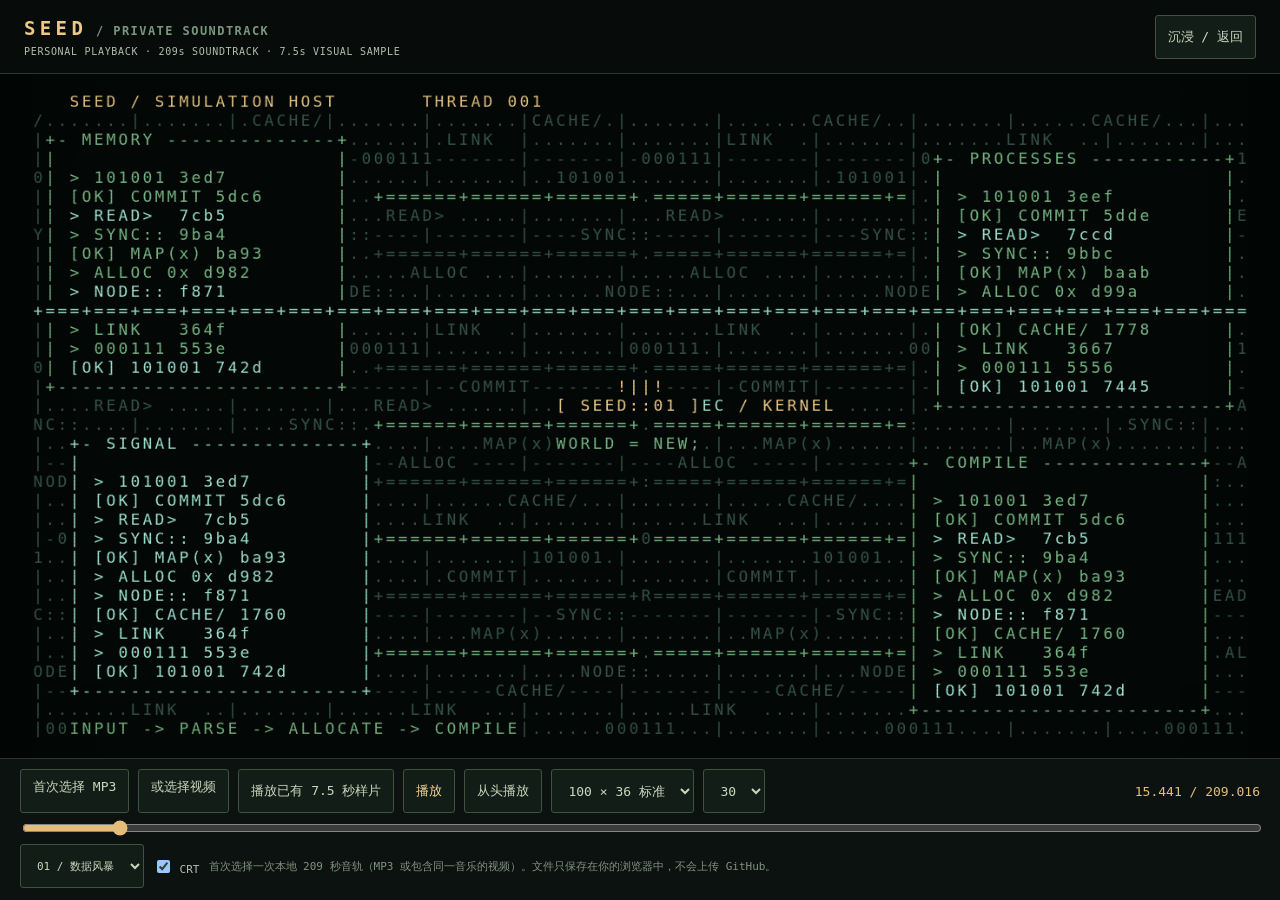
<file: personal-player/index.html>
<!doctype html><html lang="zh-CN"><head><meta charset="utf-8"><meta name="viewport" content="width=device-width,initial-scale=1,viewport-fit=cover"><title>SEED / Fixed Soundtrack</title><style>*{box-sizing:border-box}html,body{margin:0;background:#070b0a;color:#b3bfae;font:13px ui-monospace,Menlo,Consolas,monospace;height:100%;color-scheme:dark}body{padding:env(safe-area-inset-top) env(safe-area-inset-right) env(safe-area-inset-bottom) env(safe-area-inset-left)}header{height:74px;padding:15px 24px;display:flex;align-items:center;justify-content:space-between;border-bottom:1px solid #283a2e}b{color:#efc884;letter-spacing:.23em;font-size:19px}b span{font-size:12px;color:#79977e;letter-spacing:.12em}small{display:block;font-size:10px;margin-top:7px;letter-spacing:.07em}main{height:calc(100% - 74px);display:flex;flex-direction:column}#stage{position:relative;flex:1;min-height:80px;display:flex;align-items:center;justify-content:center;overflow:hidden;background:#020605}canvas{display:block;max-width:100%;max-height:100%;aspect-ratio:16/9}#controls{padding:10px 20px 12px;border-top:1px solid #283a2e;background:#0c120f}.row{display:flex;gap:9px;align-items:center;flex-wrap:wrap}button,select,.file{border:1px solid #40533e;border-radius:3px;background:#131d17;color:#c9d7bd;min-height:44px;padding:8px 12px;font:inherit;cursor:pointer;touch-action:manipulation}button:hover,.file:hover{border-color:#e8be76}#play{color:#f7d393}input[type=file]{position:absolute;width:1px;height:1px;opacity:0}input[type=range]{width:100%;height:26px;accent-color:#e6bd78;touch-action:pan-y}.bottom{font-size:11px}#status{flex:1;min-width:180px;color:#809380}output{margin-left:auto;color:#e6bd78}.immersive header,.immersive #controls{display:none}.immersive main{height:100%}.immersive #stage{cursor:pointer}@media(max-width:700px){header{height:62px;padding:9px 12px}b span{display:none}main{height:calc(100% - 62px)}#controls{padding:6px 10px}.row{gap:5px}button,select,.file{font-size:11px;padding:6px 9px}.bottom #status{font-size:10px}small{font-size:8px}}

#stage:after{content:"";position:absolute;inset:0;pointer-events:none;box-shadow:inset 0 0 65px 10px rgba(0,0,0,.2)}
</style></head><body>
<header><div><b>SEED<span> / PRIVATE SOUNDTRACK</span></b><small>PERSONAL PLAYBACK · 209s SOUNDTRACK · 7.5s VISUAL SAMPLE</small></div><button id="immersive">沉浸 / 返回</button></header>
<main><div id="stage"><canvas id="screen" width="1400" height="788" aria-label="SEED ASCII 音乐影像"></canvas></div><section id="controls"><div class="row"><label class="file">首次选择 MP3<input id="file" type="file" accept=".mp3,.m4a,.aac,.wav,audio/*"></label><label class="file">或选择视频<input id="videoFile" type="file" accept=".mp4,.mov,video/*"></label><button id="sample">播放已有 7.5 秒样片</button><button id="play">播放</button><button id="restart">从头播放</button><select id="grid" aria-label="字符精度"><option value="100,36">100 × 36 标准</option><option value="128,44">128 × 44 精细</option><option value="80,30">80 × 30 性能</option></select><select id="fps" aria-label="帧率"><option>30</option><option>24</option></select><output id="time">0.000</output></div><input id="seek" type="range" min="0" max="209.016" step="0.001" value="0" aria-label="时间轴"><div class="row bottom"><select id="chapter" aria-label="镜头"><option value="15.44125">01 / 数据风暴</option><option value="16.83125">02 / 虚拟世界</option><option value="18.66725">03 / 世界核心</option><option value="20.76225">04 / 系统重组</option></select><label><input id="crt" type="checkbox" checked> CRT</label><span id="status">检查本机已保存的音轨…</span></div></section></main><audio id="audio" preload="metadata" playsinline></audio><script>
/* Original SEED scene system. No third-party animation code or images. */
(function(R){
'use strict';
const START=20.773,END=28.273, cuts=[START,22.163,23.999,26.094,END];
const hits=[20.773,21.225,21.694,22.163,22.632,23.081,23.55,23.999,24.478,24.927,25.395,25.854,26.313,26.772,27.231,27.67,28.139];
const clamp=(v,a=0,b=1)=>Math.max(a,Math.min(b,v)),mix=(a,b,t)=>a+(b-a)*t;
const ease=(a,b,t)=>{let x=clamp((t-a)/(b-a));return x*x*(3-2*x)};
function pulse(t){return hits.reduce((v,h)=>Math.max(v,t>=h?Math.exp(-(t-h)*13):0),0)}
function scene(t){return t<cuts[1]?0:t<cuts[2]?1:t<cuts[3]?2:3}
class Grid{
 constructor(w,h){this.w=w;this.h=h;this.ch=Array(w*h).fill(' ');this.col=Array(w*h).fill(0)}
 put(x,y,c,col=2){x=Math.floor(x);y=Math.floor(y);if(x>=0&&x<this.w&&y>=0&&y<this.h){let i=y*this.w+x;this.ch[i]=c;this.col[i]=col}}
 text(x,y,s,col=2){[...s].forEach((c,i)=>this.put(x+i,y,c,col))}
 box(x,y,w,h,label,col=2){for(let j=0;j<h;j++)for(let i=0;i<w;i++)this.put(x+i,y+j,j===0||j===h-1?(i===0||i===w-1?'+':'-'):(i===0||i===w-1?'|':' '),col);if(label)this.text(x+2,y,' '+label+' ',col)}
}
const words=['ALLOC 0x','NODE::','CACHE/','LINK  ','000111','101001','COMMIT','READ> ','SYNC::','MAP(x)'];
function backdrop(g,t){for(let y=1;y<g.h-1;y++)for(let x=0;x<g.w;x++){let r=(x+Math.floor(t*4)+y*7)%23;g.put(x,y,r<6?words[y%10][r]:(x%8===0?'|':(y%4===0?'-':'.')),0)}}
function panel(g,x,y,w,h,label,t,col=2){g.box(x,y,w,h,label,col);for(let j=2;j<h-1;j++){let s=(j%3===0?'[OK] ':'> ')+words[(j+Math.floor(t*5))%10]+' '+((j*7919+Math.floor(t*12))%65536).toString(16).padStart(4,'0');g.text(x+2,y+j,s.slice(0,w-4),j%4===0?3:col)}}
const font={S:['11111','10000','10000','11111','00001','00001','11111'],E:['11111','10000','10000','11110','10000','10000','11111'],D:['11110','10001','10001','10001','10001','10001','11110'],C:['01111','10000','10000','10000','10000','10000','01111'],O:['01110','10001','10001','10001','10001','10001','01110'],R:['11110','10001','10001','11110','10100','10010','10001']};
function big(g,word,x,y,sx,sy,t,col=1){for(let n=0;n<word.length;n++){let f=font[word[n]];if(!f)continue;for(let j=0;j<7*sy;j++)for(let i=0;i<5*sx;i++)if(f[Math.floor(j/sy)][Math.floor(i/sx)]==='1')g.put(x+n*6*sx+i,y+j,'SEED01#+'[(i+j+Math.floor(t*3))%8],col)}}
function storm(g,t,motion){let w=g.w,h=g.h,p=motion?pulse(t):.3,u=motion?ease(START,21.06,t):1;
 backdrop(g,t);let pw=Math.floor(w*.25),side=Math.floor(w*.03),hh=Math.floor(h*.39);
 let spread=motion?Math.floor(p*2):0;panel(g,side-spread,3,pw,hh,'MEMORY',t,2);panel(g,w-pw-side+spread,4,pw,hh,'PROCESSES',t+2,2);
 panel(g,side,h-hh-3,pw,hh,'SIGNAL',t,3);panel(g,w-pw-side,h-hh-2,pw,hh,'COMPILE',t,2);
 let cx=w*.5,cy=h*.49,cw=Math.floor(w*(.36+p*.025)*u),ch=Math.floor(h*.68*u);
 // Conductive traces connect diagnostic windows to the processor.
 for(let y=6;y<h-3;y+=3){for(let x=pw+side;x<w-pw-side;x++){let gap=Math.abs(x-cx);if(gap>cw*.5)g.put(x,y,x%7===0?'+':'=',y%2?0:2)}}
 let x0=Math.floor(cx-cw/2),y0=Math.floor(cy-ch/2);
 for(let y=y0-1;y<y0+ch+1;y++)for(let x=x0-2;x<x0+cw+2;x++)g.put(x,y,(y===y0-1||y===y0+ch)?(x%3?'|':'!'):(x===x0-2||x===x0+cw+1?'=':' '),1);
 g.box(x0,y0,cw,ch,'SEED / KERNEL',1);
 for(let y=y0+2;y<y0+ch-1;y++)for(let x=x0+2;x<x0+cw-2;x++){let a=x-x0,b=y-y0;let circuit=(a%7===0||b%4===0);g.put(x,y,circuit?(a%7===0&&b%4===0?'+':a%7===0?'|':'='):'01:;'.charAt((a*3+b+Math.floor(t*8))%4),circuit?2:0)}
 let bw=Math.floor(cw*.67),bh=Math.floor(ch*.44);g.box(Math.floor(cx-bw/2),Math.floor(cy-bh/2),bw,bh,'EXEC',3);
 g.text(Math.floor(cx-7),Math.floor(cy),'[ SEED::01 ]',1);g.text(Math.floor(cx-7),Math.floor(cy+2),'WORLD = NEW;',2);
 if(p>.5){let row=Math.floor((t*19)%Math.max(1,h-4))+2;for(let x=0;x<w;x++)g.put(x,row,x%4===0?'+':'=',3)}
 for(let x=0;x<w;x++)g.put(x,1,' ',0);g.text(3,1,'SEED / SIMULATION HOST       THREAD 001',1);g.text(3,h-2,'INPUT -> PARSE -> ALLOCATE -> COMPILE',2);
}
function poly(g,pts,shader){let lo=Math.max(0,Math.floor(Math.min(...pts.map(p=>p[1])))),hi=Math.min(g.h-1,Math.ceil(Math.max(...pts.map(p=>p[1]))));for(let y=lo;y<=hi;y++){let xs=[];for(let i=0;i<pts.length;i++){let a=pts[i],b=pts[(i+1)%pts.length];if((a[1]<=y+.5&&b[1]>y+.5)||(b[1]<=y+.5&&a[1]>y+.5))xs.push(a[0]+(y+.5-a[1])*(b[0]-a[0])/(b[1]-a[1]))}xs.sort((a,b)=>a-b);for(let j=0;j<xs.length;j+=2)for(let x=Math.max(0,Math.floor(xs[j]));x<Math.min(g.w,xs[j+1]);x++){let s=shader(x,y);g.put(x,y,s[0],s[1])}}}
function world(g,t,motion){let w=g.w,h=g.h,u=motion?ease(cuts[1],23.22,t):1,pan=motion?(t-cuts[1])*.8:0,beat=motion?pulse(t):0;
 for(let y=2;y<h*.47;y++)for(let x=0;x<w;x++)g.put(x,y,y%5===0?'_':x%9===0?':':'.',0);
 // Ground is a filled surface with address lanes, not a wireframe horizon.
 for(let y=Math.floor(h*.43);y<h-1;y++)for(let x=0;x<w;x++){let z=(y/h-.4),a=Math.floor((x-w*.49)/(z+.12)*.13+pan*3),b=Math.floor(18/(z+.15)-t*5);let edge=a%9===0||b%7===0;g.put(x,y,edge?((a+b)%4?':':'+'):'.,_='[(Math.abs(a)+b+1000)%4],edge?2:0)}
 // Rear terraces, central avenue, foreground tower blocks; painter depth ordering.
 const blocks=[[-8,21,3,7],[-3,23,3,9],[2,24,4,11],[7,22,3,8],[-10,16,4,10],[-5,16,3,7],[3,16,3,9],[8,15,4,12],[-9,10,4,8],[-5,9,2.5,6],[4,10,3,10],[8,9,4,8],[-7,5,3,7],[5,5,3,9]];
 const project=(x,y,z)=>[w*.5+(x-pan)*w*.91/(z+9),h*.47+(4.5-y)*h*1.15/(z+9)];
 for(let k=0;k<blocks.length;k++){let [x,z,bw,bh]=blocks[k];let grow=clamp(u*1.6-k*.035);bh*=grow;if(bh<.01)continue;let d=3;let A=project(x,0,z),B=project(x+bw,0,z),C=project(x+bw,bh,z),D=project(x,bh,z),E=project(x+bw,bh,z+d),F=project(x+bw,0,z+d),G=project(x,bh,z+d);
 if(x<pan)poly(g,[B,F,E,C],(xx,yy)=>[':|:+'[(xx+yy)%4],2]);else poly(g,[A,project(x,0,z+d),G,D],(xx,yy)=>[':|:+'[(xx+yy)%4],2]);
 poly(g,[D,C,E,G],(xx,yy)=>['=/+#'[(xx+yy)%4],k%3===0?1:2]);
 poly(g,[A,B,C,D],(xx,yy)=>{let edge=xx<=Math.floor(A[0])+1||xx>=Math.floor(B[0])-1;let floor=(yy-Math.floor(D[1]))%3;return [edge?'|':floor===0?'=':(xx%3===0?'|':(xx+yy+k)%5===0?'#':'H'),edge?1:floor===0?2:((yy+Math.floor(t*7)+k)%9<2?3:0)]});
 g.text(Math.floor(D[0])+1,Math.ceil(D[1])+1,('0'+k).slice(-2),1);
 }
 let scan=Math.floor(mix(h-2,3,u));if(u<.99)for(let x=0;x<w;x++)g.put(x,scan,'=+=='[x%4],3);
 for(let x=0;x<w;x++)g.put(x,1,' ',0);g.text(3,1,'SEED / HABITAT ARRAY    SECTOR 07',1);g.text(3,h-2,'SURFACE MAPPED  //  '+Math.floor(u*100)+'%   > WORLD.CONTINUE()',2);
}
function core(g,t,motion){let w=g.w,h=g.h,tt=motion?t:25.1,p=motion?pulse(t):0;backdrop(g,tt);
 // A chamber of densely stacked processor racks provides depth around the core.
 for(let side=0;side<2;side++)for(let y=3;y<h-3;y++)for(let x=0;x<w*.2;x++){let xx=side?w-1-x:x;g.put(xx,y,y%4===0?'=':x%6===0?'|':(x+y)%3===0?'0':':',y%4===0?2:0)}
 let zoom=motion?mix(.94,1.11,ease(24,26.094,t)):1,cx=w*.51+(motion?Math.sin((t-24)*.7)*w*.015:0),cy=h*.49,rx=w*.323*zoom,ry=h*.43*zoom;
 // Filled ellipsoid, lit surface, moving meridians, diagonal cutaway reveals die stack.
 for(let y=2;y<h-2;y++)for(let x=0;x<w;x++){let slice=motion?Math.floor((y/h)*8):0,split=motion?Math.sin(slice*1.7)*p*1.5:0;let X=(x-cx-split)/rx,Y=(y-cy)/ry,r2=X*X+Y*Y;if(r2>1)continue;let Z=Math.sqrt(1-r2),lon=Math.atan2(X,Z)+tt*.45,lat=Math.asin(Y);let band=Math.sin(lon*13+lat*7),row=Math.floor((lat+2)*19),col=Math.floor(lon*25);let cut=Math.abs(X*.65+Y*.45)<.21+p*.04;
 let ch,color;
 if(cut){let q=Math.floor((X-Y)*28+tt*8);ch=(row%4===0?'=':'01<>[]'[((q%6)+6)%6]);color=row%4===0?3:1;if(Math.abs(X*.65+Y*.45)<.035){ch='@';color=3}}
 else {let light=clamp(Z*.62-X*.35-Y*.25);ch=light<.3?'.:,;'[(Math.abs(row+col))%4]:light<.6?'x+=*'[(Math.abs(row+col))%4]:'H#%@'[(Math.abs(row+col))%4];if(Math.abs(band)<.15){ch='|';color=1}else color=light>.65?2:0;if(row%5===0){ch='-';color=2}}
 if(r2>.91){ch=(x+y)%2?'#':'+';color=1}g.put(x,y,ch,color);
 }
 // Stepped sockets and annotated side channels, distinct from the curved casing.
 for(let k=0;k<4;k++){let y=Math.floor(h*.22+k*h*.17);g.text(2,y,['THERMAL','CACHE','VECTOR','OUTPUT'][k],2);g.text(2,y+1,('['+'#'.repeat(3+Math.floor((tt*4+k)%5))+'.'.repeat(8)+']').slice(0,14),1);g.text(w-16,y,'BUS '+(k*1024).toString(16).padStart(4,'0'),3);g.text(w-16,y+1,'<==:==:==:==>',0)}
 for(let x=0;x<w;x++)g.put(x,1,' ',0);g.text(3,1,'SEED / COMPUTE CHAMBER        CORE 001',1);g.text(3,h-2,'MATERIAL: LOGIC   |   STATE: SENTIENT',2);
}
function recompose(g,t,motion){let w=g.w,h=g.h,u=motion?clamp((t-cuts[3])/(END-cuts[3])):.8;core(g,25.9,true);
 let old=g.ch.slice(),colors=g.col.slice();
 // Rectangular memory pages separate as coherent pieces of the previous image.
 for(let y=2;y<h-2;y++)for(let x=0;x<w;x++){let by=Math.floor(y/3),bx=Math.floor(x/12),dir=by%2?1:-1,shift=Math.floor((ease(0,.63,u)*(4+by%4*7)+(motion?pulse(t)*4:0))*dir),sy=y-Math.floor(Math.sin(bx*2)*ease(.1,.6,u)*5),sx=x-shift;let i=sy*w+sx;g.put(x,y,sx>=0&&sx<w&&sy>=2&&sy<h-2?old[i]:'.',sx>=0&&sx<w&&sy>=2&&sy<h-2?colors[i]:0)}
 let reveal=ease(.28,.73,u),sy=Math.max(1,Math.floor(h/18)),sx=Math.max(2,Math.floor(w/29)),tw=23*sx,th=7*sy,x0=Math.floor((w-tw)/2),y0=Math.floor((h-th)/2);
 if(reveal>0){let maskW=Math.floor(w*reveal);for(let y=y0-2;y<y0+th+2;y++)for(let x=0;x<maskW;x++)g.put(x,y,y===y0-2||y===y0+th+1?'=':' ',y===y0-2?3:0);let letters=new Grid(w,h);big(letters,'SEED',x0,y0,sx,sy,t,1);for(let y=y0;y<y0+th;y++)for(let x=0;x<maskW;x++)if(letters.ch[y*w+x]!==' ')g.put(x,y,letters.ch[y*w+x],1);
 g.text(x0,y0+th+3,'SELF / EVOLVING / EXECUTION / DOMAIN'.slice(0,w-x0-1),3)}
 let scan=Math.floor(u*(h-4))+2;if(u<.8)for(let x=0;x<w;x++)g.put(x,scan,'=:=:'[x%4],3);
 for(let x=0;x<w;x++)g.put(x,1,' ',0);g.text(3,1,'SEED / MEMORY RECOMPOSITION      NO ROLLBACK',1);g.text(3,h-2,u>.85?'[01] WORLD IS A PROCESS.  > AWAIT INPUT_':'PAGES DETACHED -> IDENTITY REASSEMBLING',2);
}
function render(t,w=100,h=36,options={}){t=clamp(t,START,END);let g=new Grid(w,h),s=scene(t);[storm,world,core,recompose][s](g,t,options.motion!==false);
 // Spatial handoff: processor pages become building slabs, then city opens to core.
 if(options.motion!==false&&s>0){let d=t-cuts[s];if(d<.18){let prev=new Grid(w,h);[storm,world,core][s-1](prev,cuts[s]-.001,true);let edge=d/.18*w;for(let y=0;y<h;y++)for(let x=0;x<w;x++)if(x>edge+(y%4)*2){g.put(x,y,prev.ch[y*w+x],prev.col[y*w+x])}}}
 return g}
R.Seed={START,END,cuts,hits,scene,render,pulse,Grid};if(typeof module!=='undefined')module.exports=R.Seed;
})(typeof window!=='undefined'?window:globalThis);

</script><script>
window.TRACK={"sha256": "a589770f3bfebc109d4bcb05ce37c77be0f1c2829dd27c835494ff2c35b811a5", "duration": 209.016, "bytes": 3344493};
</script><script>
"use strict";
const $=id=>document.getElementById(id);
const audio=$('audio'),canvas=$('screen'),ctx=canvas.getContext('2d',{alpha:false});
const palette=['#375449','#efca86','#78b785','#a0e3d2'];
const LEGACY_AUDIO_OFFSET=5.33175, CLIP_START=Seed.START-LEGACY_AUDIO_OFFSET,CLIP_END=Seed.END-LEGACY_AUDIO_OFFSET;
const STORE_KEY='seed-personal-audio-209-v2';
let atlas=null,activeGrid='',previous=null,previousCRT=null,last=-1,lastKey='';
let blobURL='',selectedName='',audioMode='',timelineReady=false,mediaReady=false,cacheSaved=false,pausedPreviewTime=CLIP_START;
const status=s=>{$('status').textContent=s};
function duration(){return Number.isFinite(audio.duration)&&audio.duration>0?audio.duration:TRACK.duration}
function clock(){return mediaReady?audio.currentTime:pausedPreviewTime}
function paint(t){
 const [w,h]=$('grid').value.split(',').map(Number);
 if(!atlas||activeGrid!==w+','+h||previousCRT!==$('crt').checked)makeAtlas(w,h);
 const sceneTime=Math.min(Seed.END,Math.max(Seed.START,t+LEGACY_AUDIO_OFFSET));
 const g=Seed.render(sceneTime,w,h);
 for(let i=0;i<g.ch.length;i++){
  if(previous&&previous.ch[i]===g.ch[i]&&previous.col[i]===g.col[i])continue;
  let c=g.ch[i].charCodeAt(0)-32;if(c<0||c>94)c=0;
  ctx.drawImage(atlas,c*14,g.col[i]*22,14,22,(i%w)*14,Math.floor(i/w)*22,14,22);
 }
 previous=g;canvas.dataset.scene=Seed.scene(sceneTime);canvas.dataset.time=t.toFixed(3);
 $('seek').value=t;$('time').textContent=t.toFixed(3)+' / '+duration().toFixed(3);
}
function makeAtlas(w,h){
 const cw=14,ch=22;atlas=document.createElement('canvas');atlas.width=95*cw;atlas.height=palette.length*ch;
 const a=atlas.getContext('2d',{alpha:false});a.fillStyle='#030806';a.fillRect(0,0,atlas.width,atlas.height);
 a.font='18px Menlo,Consolas,monospace';a.textAlign='center';a.textBaseline='middle';
 for(let col=0;col<palette.length;col++){
  a.fillStyle=palette[col];for(let i=0;i<95;i++)a.fillText(String.fromCharCode(32+i),i*cw+cw/2,col*ch+ch/2);
 }
 if($('crt').checked){a.fillStyle='rgba(0,0,0,.13)';for(let y=1;y<atlas.height;y+=4)a.fillRect(0,y,atlas.width,1)}
 activeGrid=w+','+h;canvas.width=w*cw;canvas.height=h*ch;previous=null;previousCRT=$('crt').checked;ctx.imageSmoothingEnabled=false;
}
function resize(){const box=$('stage').getBoundingClientRect(),w=Math.min(box.width,box.height*16/9);canvas.style.width=w+'px';canvas.style.height=w*9/16+'px'}
function seek(t){
 t=Math.max(0,Math.min(duration(),t));pausedPreviewTime=t;
 if(mediaReady){try{audio.currentTime=t}catch(e){status('音频暂时不能跳转：'+e.message)}}
 lastKey='';paint(t);
}
async function play(){
 if(!mediaReady){status('首次请从“文件”中选择 209 秒 MP3，或选择包含同一音轨的视频；文件不会上传到服务器。');return}
 if(audio.ended)seek(CLIP_START);
 try{await audio.play();status((cacheSaved?'已读取本机保存音轨':'当前会话音轨')+' · 正在播放 · 已有动画 '+CLIP_START.toFixed(2)+'—'+CLIP_END.toFixed(2)+' 秒')}
 catch(e){status('播放未启动：'+e.name+'。请再点击播放。')}
}
$('play').onclick=()=>audio.paused?play():audio.pause();
$('restart').onclick=()=>{seek(0);play()};
$('sample').onclick=()=>{seek(CLIP_START);play()};
$('seek').oninput=e=>seek(Number(e.target.value));
$('chapter').onchange=e=>seek(Number(e.target.value)-LEGACY_AUDIO_OFFSET);
$('grid').onchange=$('crt').onchange=()=>{atlas=null;lastKey='';paint(clock())};
$('immersive').onclick=()=>{document.body.classList.toggle('immersive');resize()};
$('stage').onclick=()=>{if(document.body.classList.contains('immersive')){$('immersive').click()}};
window.addEventListener('resize',resize);
window.addEventListener('keydown',e=>{if(e.target.matches('input,select'))return;
 if(e.code==='Space'){e.preventDefault();$('play').click()}
 if(e.code==='ArrowLeft')seek(clock()-5);if(e.code==='ArrowRight')seek(clock()+5);
 if(e.code==='Escape'){document.body.classList.remove('immersive');resize()}
});
audio.addEventListener('loadedmetadata',()=>{
 mediaReady=true;const d=audio.duration;if(Number.isFinite(d)&&d>0){$('seek').max=d}
 seek(Math.min(pausedPreviewTime,duration()));
 const sameDuration=Math.abs(duration()-TRACK.duration)<.7;
 status((cacheSaved?'本机保存音轨已就绪':'音轨已就绪')+' · '+duration().toFixed(2)+' 秒 · '+(sameDuration?'可按209秒时间轴试听':'时长不匹配，可能不同步！'));
});
audio.addEventListener('play',()=>{$('play').textContent='暂停'});
audio.addEventListener('pause',()=>{$('play').textContent='播放'});
audio.addEventListener('error',()=>{mediaReady=false;status('音频解码失败：请尝试 Safari 支持的 MP3 或 MP4 文件。')});
audio.addEventListener('seeking',()=>{lastKey=''});
for(const e of ['seeked','timeupdate','loadeddata'])audio.addEventListener(e,()=>{lastKey='';paint(clock())});
function useMedia(blob,name,restored=false){
 if(blobURL)URL.revokeObjectURL(blobURL);blobURL=URL.createObjectURL(blob);
 selectedName=name;mediaReady=false;audio.pause();audio.src=blobURL;audio.load();
 if(restored)status('正在读取本机保存的音轨…');else status('正在载入 '+name+'…');
}
function openDB(){return new Promise((resolve,reject)=>{
 if(!('indexedDB' in window)){reject(Error('此浏览器不支持本地文件存储'));return}
 const req=indexedDB.open('seed-personal-player',2);
 req.onupgradeneeded=()=>{if(!req.result.objectStoreNames.contains('tracks'))req.result.createObjectStore('tracks')};
 req.onsuccess=()=>resolve(req.result);req.onerror=()=>reject(req.error||Error('IndexedDB 访问失败'));
})}
async function cacheWrite(value){const d=await openDB();try{return await new Promise((resolve,reject)=>{
 const tx=d.transaction('tracks','readwrite');tx.objectStore('tracks').put(value,STORE_KEY);
 tx.oncomplete=()=>resolve(true);tx.onerror=()=>reject(tx.error||Error('无法保存音轨'));tx.onabort=()=>reject(tx.error||Error('保存已中断'));
})}finally{d.close()}}
async function cacheRead(){const d=await openDB();try{return await new Promise((resolve,reject)=>{
 const tx=d.transaction('tracks','readonly');const req=tx.objectStore('tracks').get(STORE_KEY);
 req.onsuccess=()=>resolve(req.result);req.onerror=()=>reject(req.error||Error('读取失败'));
})}finally{d.close()}}
async function importMedia(e){const f=e.target.files?.[0];e.target.value='';if(!f)return;
 try{
  useMedia(f,f.name);cacheSaved=false;
  let exact=false;
  if(f.size===TRACK.bytes&&window.crypto?.subtle){
   try{let hash=Array.from(new Uint8Array(await crypto.subtle.digest('SHA-256',await f.arrayBuffer())),v=>v.toString(16).padStart(2,'0')).join('');exact=hash===TRACK.sha256}catch(e){}
  }
  try{await cacheWrite({blob:f,name:f.name,exact});cacheSaved=true;status((exact?'209秒固定音轨已校验':'音轨已保存（未校验为原MP3）')+' · 后续打开无需重复选择 · 点击播放')}
  catch(err){status('本次音轨已载入，但浏览器未保存：'+err.message+'。下次可能需重新选择。')}
 }catch(err){status('载入失败：'+err.message)}
}
$('file').onchange=$('videoFile').onchange=importMedia;
async function restore(){try{
 const entry=await cacheRead();if(entry?.blob){cacheSaved=true;useMedia(entry.blob,entry.name||'本机音轨',true)}
 else status('首次选择一次本地 209 秒音轨（MP3 或包含同一音乐的视频）。文件只保存在你的浏览器中，不会上传 GitHub。');
 }catch(e){status('无法读取本机存储，请选择一次音频。Safari 私密浏览或清除网站数据后可能需要重新导入。')}
}
function loop(now){const targetFPS=Number($('fps').value)||30;
 if(now-last>=1000/targetFPS-1){last=now;
 const t=clock(),key=t.toFixed(3)+'/'+$('grid').value+'/'+$('crt').checked;
 if(key!==lastKey){paint(t);lastKey=key}
 }
 requestAnimationFrame(loop)
}
window.Pilot={paint,seek,clock,clipStart:CLIP_START,clipEnd:CLIP_END};
resize();paint(CLIP_START);requestAnimationFrame(loop);restore();

</script></body></html>
</file>
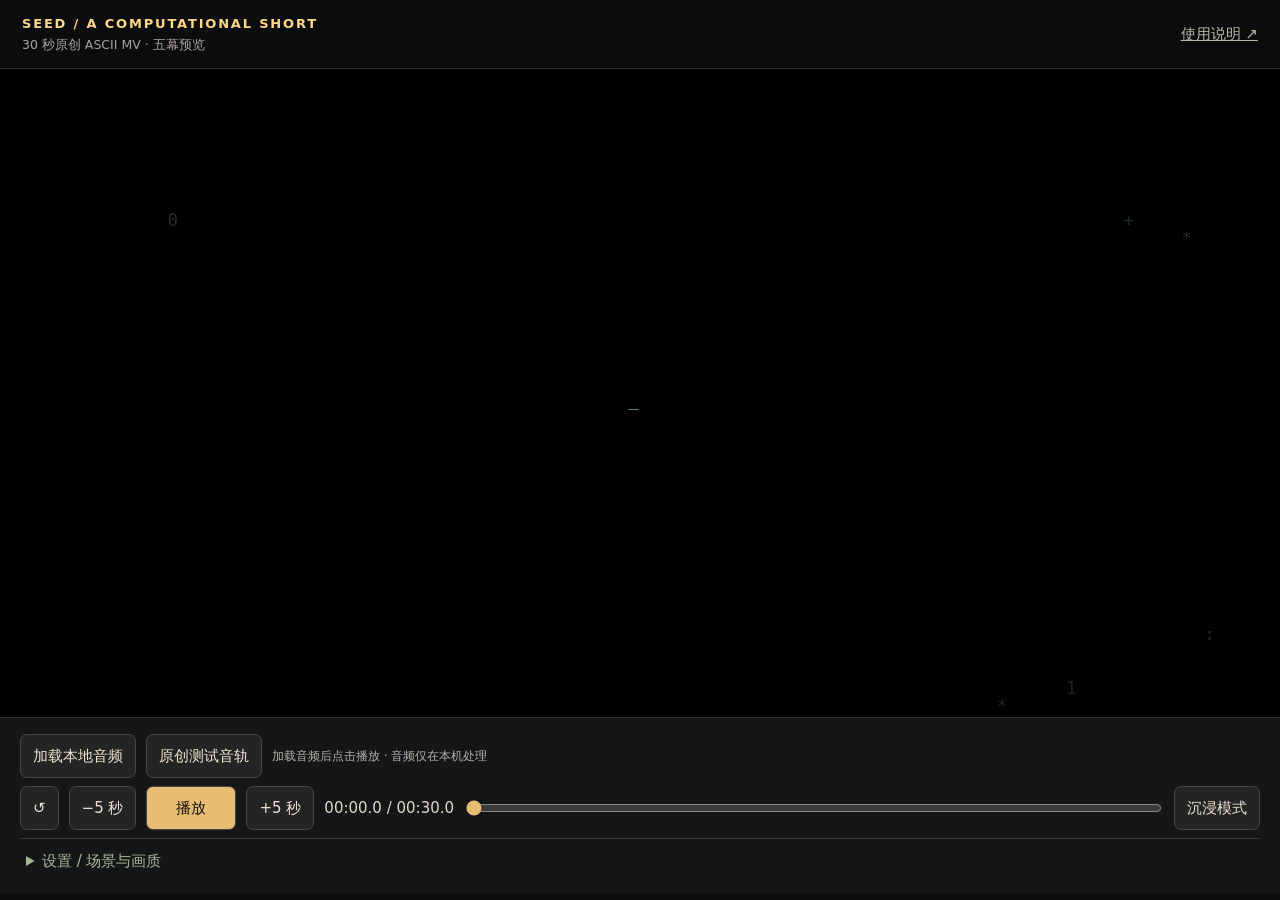
<file: preview/index.html>
<!doctype html>
<html lang="zh-CN">
  <head>
    <meta charset="utf-8" />
    <meta
      name="viewport"
      content="width=device-width,initial-scale=1,viewport-fit=cover"
    />
    <meta name="color-scheme" content="dark" />
    <title>SEED / 原创 ASCII MV</title>
    <link rel="stylesheet" href="style.css" />
  </head>
  <body>
    <header>
      <div>
        <strong>SEED / A COMPUTATIONAL SHORT</strong
        ><small>30 秒原创 ASCII MV · 五幕预览</small>
      </div>
      <a href="docs/README.html">使用说明 ↗</a>
    </header>
    <main>
      <section id="stage" aria-label="ASCII 动画">
        <canvas id="screen" aria-label="SEED 五幕原创程序动画"></canvas
        ><output id="debug" hidden></output
        ><button id="showControls" hidden>显示控制</button>
      </section>
      <section class="controls">
        <div class="row">
          <label class="file"
            >加载本地音频<input id="file" type="file" accept="audio/*" /></label
          ><button id="demo">原创测试音轨</button
          ><span id="status" role="status"
            >加载音频后点击播放 · 音频仅在本机处理</span
          >
        </div>
        <div class="row transport">
          <button id="restart" aria-label="从头开始">↺</button
          ><button id="back">−5 秒</button><button id="play">播放</button
          ><button id="forward">+5 秒</button
          ><output id="time">00:00 / 00:30</output
          ><input
            id="seek"
            aria-label="进度"
            type="range"
            min="0"
            max="30"
            value="0"
            step="0.01"
          /><button id="hideControls">沉浸模式</button>
        </div>
        <details>
          <summary>设置 / 场景与画质</summary>
          <div class="row">
            <label
              >场景
              <select id="chapter">
                <option value="0">01 · SYSTEM BOOT</option>
                <option value="5">02 · MATHEMATICAL CREATION</option>
                <option value="11">03 · DATA DIMENSION</option>
                <option value="18">04 · EMERGENT LIFE</option>
                <option value="25">05 · CONSCIOUSNESS</option>
              </select></label
            ><label
              >字符网格
              <select id="grid">
                <option value="100,36">100 × 36 · 标准</option>
                <option value="128,44">128 × 44 · 精细</option>
                <option value="80,30">80 × 30 · 性能</option>
              </select></label
            ><label
              >帧率
              <select id="quality">
                <option value="30">30 FPS</option>
                <option value="24">24 FPS</option>
              </select></label
            ><label
              >动画偏移 / 秒
              <input
                id="offset"
                type="number"
                min="-30"
                max="30"
                step="0.05"
                value="0" /></label
            ><label
              ><input id="reactive" type="checkbox" checked />音频响应</label
            ><label><input id="debugToggle" type="checkbox" />场景与 FPS</label
            ><button id="fullscreen">全屏</button>
          </div>
          <p>
            固定 30 秒预览。正偏移使动画提前；FFT
            驱动几何形变、字符密度与运动，并不等于人工校准节拍。无第三方音乐或歌词。
          </p>
        </details>
      </section>
    </main>
    <audio id="audio" preload="metadata" playsinline></audio>
    <script src="core.js"></script>
    <script src="geometry.js"></script>
    <script src="scenes.js"></script>
    <script src="director.js"></script>
    <script src="audio-analysis.js"></script>
    <script src="app.js"></script>
  </body>
</html>
</file>
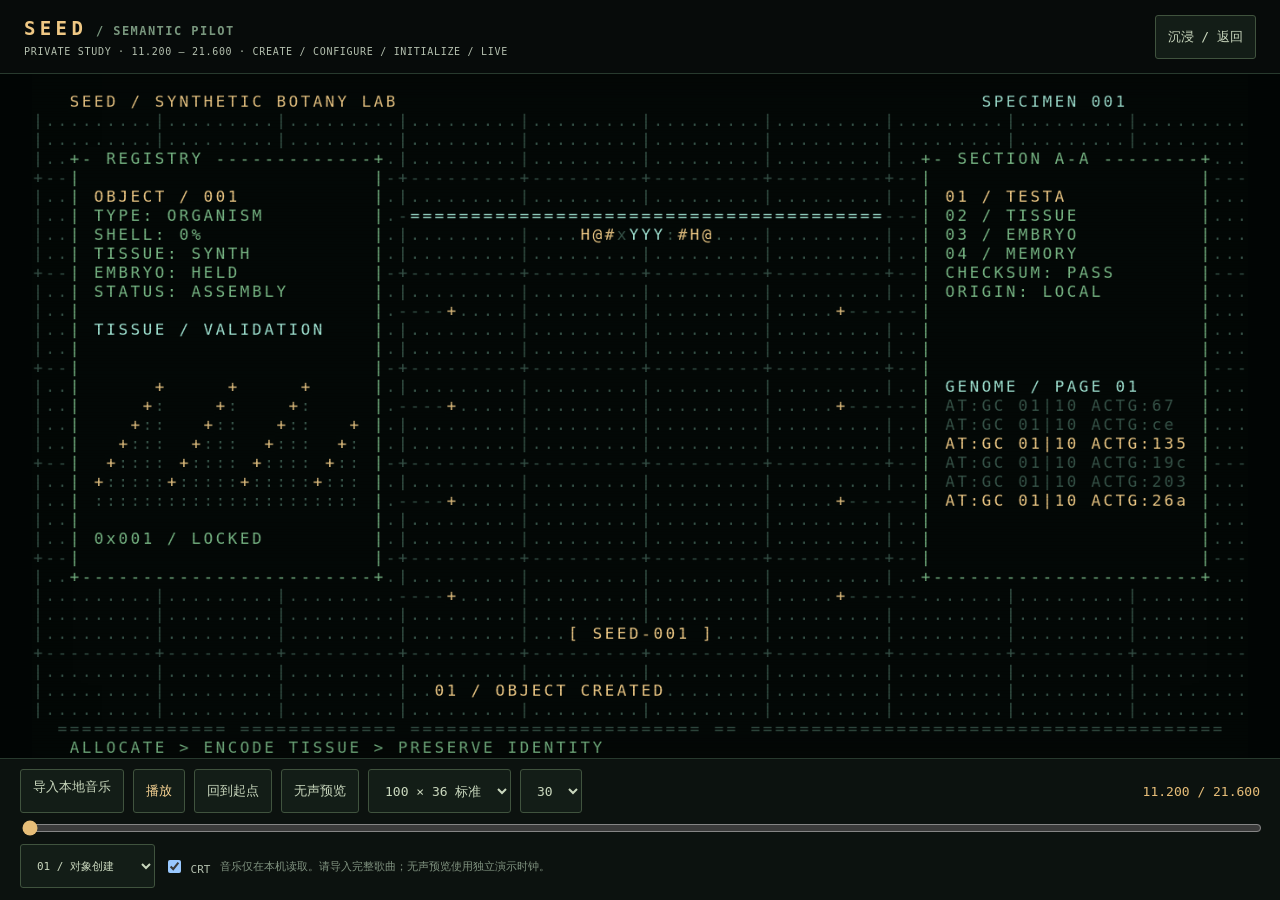
<file: semantic-pilot/index.html>
<!doctype html><html lang="zh-CN"><head><meta charset="utf-8"><meta name="viewport" content="width=device-width,initial-scale=1,viewport-fit=cover"><title>SEED / Semantic Pilot</title><style>*{box-sizing:border-box}html,body{margin:0;background:#070b0a;color:#b3bfae;font:13px ui-monospace,Menlo,Consolas,monospace;height:100%;color-scheme:dark}body{padding:env(safe-area-inset-top) env(safe-area-inset-right) env(safe-area-inset-bottom) env(safe-area-inset-left)}header{height:74px;padding:15px 24px;display:flex;align-items:center;justify-content:space-between;border-bottom:1px solid #283a2e}b{color:#efc884;letter-spacing:.23em;font-size:19px}b span{font-size:12px;color:#79977e;letter-spacing:.12em}small{display:block;font-size:10px;margin-top:7px;letter-spacing:.07em}main{height:calc(100% - 74px);display:flex;flex-direction:column}#stage{position:relative;flex:1;min-height:80px;display:flex;align-items:center;justify-content:center;overflow:hidden;background:#020605}canvas{display:block;max-width:100%;max-height:100%;aspect-ratio:16/9}#controls{padding:10px 20px 12px;border-top:1px solid #283a2e;background:#0c120f}.row{display:flex;gap:9px;align-items:center;flex-wrap:wrap}button,select,.file{border:1px solid #40533e;border-radius:3px;background:#131d17;color:#c9d7bd;min-height:44px;padding:8px 12px;font:inherit;cursor:pointer;touch-action:manipulation}button:hover,.file:hover{border-color:#e8be76}#play{color:#f7d393}input[type=file]{position:absolute;width:1px;height:1px;opacity:0}input[type=range]{width:100%;height:26px;accent-color:#e6bd78;touch-action:pan-y}.bottom{font-size:11px}#status{flex:1;min-width:180px;color:#809380}output{margin-left:auto;color:#e6bd78}.immersive header,.immersive #controls{display:none}.immersive main{height:100%}.immersive #stage{cursor:pointer}@media(max-width:700px){header{height:62px;padding:9px 12px}b span{display:none}main{height:calc(100% - 62px)}#controls{padding:6px 10px}.row{gap:5px}button,select,.file{font-size:11px;padding:6px 9px}.bottom #status{font-size:10px}small{font-size:8px}}

#stage:after{content:"";position:absolute;inset:0;pointer-events:none;box-shadow:inset 0 0 65px 10px rgba(0,0,0,.2)}
</style></head><body>
<header><div><b>SEED<span> / SEMANTIC PILOT</span></b><small>PRIVATE STUDY · 11.200 — 21.600 · CREATE / CONFIGURE / INITIALIZE / LIVE</small></div><button id="immersive">沉浸 / 返回</button></header>
<main><div id="stage"><canvas id="screen" width="1400" height="788" aria-label="SEED ASCII 音乐影像"></canvas></div><section id="controls"><div class="row"><label class="file">导入本地音乐<input id="file" type="file" accept="audio/*"></label><button id="play">播放</button><button id="restart">回到起点</button><button id="silent">无声预览</button><select id="grid" aria-label="字符精度"><option value="100,36">100 × 36 标准</option><option value="128,44">128 × 44 精细</option><option value="80,30">80 × 30 性能</option></select><select id="fps" aria-label="帧率"><option>30</option><option>24</option></select><output id="time">11.200</output></div><input id="seek" type="range" min="11.200" max="21.600" step="0.001" value="11.200" aria-label="时间轴"><div class="row bottom"><select id="chapter" aria-label="镜头"><option value="11.200">01 / 对象创建</option><option value="13.280">02 / 参数赋予</option><option value="16.120">03 / 世界初始化</option><option value="18.560">04 / 模拟生长</option></select><label><input id="crt" type="checkbox" checked> CRT</label><span id="status">音乐仅在本机读取。请导入完整歌曲；无声预览使用独立演示时钟。</span></div></section></main><audio id="audio" preload="auto" playsinline></audio><script>
/* SEED: a persistent simulated organism. Original character scenes, no lyric text. */
(function(R){'use strict';
const START=11.2,END=21.6,cuts=[START,13.28,16.12,18.56,END];
const clamp=(x,a=0,b=1)=>Math.max(a,Math.min(b,x)),mix=(a,b,t)=>a+(b-a)*t;
function ease(a,b,t){let u=clamp((t-a)/(b-a));return u*u*(3-2*u)}
function scene(t){return t<cuts[1]?0:t<cuts[2]?1:t<cuts[3]?2:3}
function state(t){return {objectID:'SEED-001',assembly:ease(START,13.08,t),water:ease(13.5,15.8,t),light:ease(14.5,16.1,t),world:ease(16.8,18.56,t),growth:ease(18.9,21.25,t),running:t>=18.56}}
class Grid{constructor(w,h){this.w=w;this.h=h;this.ch=Array(w*h).fill(' ');this.col=Array(w*h).fill(0)}put(x,y,c,col=2){x=Math.floor(x);y=Math.floor(y);if(x>=0&&y>=0&&x<this.w&&y<this.h){this.ch[y*this.w+x]=c;this.col[y*this.w+x]=col}}text(x,y,s,col=2){[...s].forEach((c,i)=>this.put(x+i,y,c,col))}box(x,y,w,h,label,col=2){for(let j=0;j<h;j++)for(let i=0;i<w;i++)this.put(x+i,y+j,j===0||j===h-1?(i===0||i===w-1?'+':'-'):(i===0||i===w-1?'|':' '),col);if(label)this.text(x+2,y,' '+label+' ',col)}}
function line(g,x0,y0,x1,y1,c='=',col=2){let n=Math.max(1,Math.ceil(Math.max(Math.abs(x1-x0),Math.abs(y1-y0))));for(let i=0;i<=n;i++)g.put(mix(x0,x1,i/n),mix(y0,y1,i/n),c,col)}
function back(g,t){let w=g.w,h=g.h;for(let y=2;y<h-2;y++)for(let x=0;x<w;x++){let c=y%5===0?(x%10===0?'+':'-'):(x%10===0?'|':'.');g.put(x,y,c,0)}g.text(3,1,'SEED / SYNTHETIC BOTANY LAB',1);g.text(w-22,1,'SPECIMEN 001',3);line(g,2,h-2,w-3,h-2,'=',0)}
function bar(g,x,y,w,value,col=3){for(let i=0;i<w;i++)g.put(x+i,y,i<w*value?'#':'.',i<w*value?col:0)}
function panel(g,x,y,w,h,name,rows){g.box(x,y,w,h,name,2);rows.forEach((s,i)=>{if(i<h-3)g.text(x+2,y+2+i,s.slice(0,w-4),i===0?1:2)})}
// Teardrop-shaped filled seed with a continuous shell, tissue and embryonic shoot.
function seed(g,cx,cy,rx,ry,t,s,preview=false){for(let y=Math.floor(cy-ry);y<=cy+ry;y++)for(let x=Math.floor(cx-rx);x<=cx+rx;x++){let Y=(y-cy)/ry,X=(x-cx)/(rx*(.7+.3*(Y+1)/2)),v=X*X+Y*Y;if(v>1)continue;let by=Math.floor((y-(cy-ry))/2);if(by/Math.max(1,ry)>s.assembly)continue;let split=s.growth*rx*.4*(X<0?-1:1);let xx=x+split,pattern=(Math.floor(x-cx)+Math.floor(y-cy)+200)%6;let c,col;if(v>.76){c='@#H'[(x+y)%3];col=1}else if(Math.abs(X+.12*Math.sin(Y*4))<.13){c=Y<0?'Y':'|';col=3}else{c=':;xo=+'[pattern];col=preview&&Y>1-s.water*2?3:0;if(preview&&Math.abs(X)<.36&&Y<-.15&&s.light>.3){c='Y';col=2}}g.put(xx,y,c,col)}
 let floor=Math.floor(cy+ry+1);g.text(Math.floor(cx-6),floor,'[ SEED-001 ]',1)}
function shell(g,t,s){let w=g.w,h=g.h,cx=w*.5,cy=h*.48,rx=w*.14,ry=h*.31;
 seed(g,cx,cy,rx,ry,t,s,scene(t)===1);
 let phase=scene(t),rows=phase===0?['OBJECT / 001','TYPE: ORGANISM','SHELL: '+Math.floor(s.assembly*100)+'%','TISSUE: SYNTH','EMBRYO: HELD','STATUS: ASSEMBLY']:['OBJECT / 001','TYPE: ORGANISM','WATER: '+s.water.toFixed(2),'LIGHT: '+s.light.toFixed(2),'RULE: GROWTH','STATUS: CONFIG'];
 panel(g,3,4,Math.floor(w*.26),Math.floor(h*.65),'REGISTRY',rows);
 let plotX=5,plotY=Math.floor(h*.39),plotW=Math.floor(w*.22),plotH=Math.floor(h*.24);g.text(plotX,plotY-1,'TISSUE / VALIDATION',3);for(let xx=0;xx<plotW;xx++){let hh=2+(xx*7%Math.max(2,plotH-2));for(let yy=0;yy<hh;yy++)g.put(plotX+xx,plotY+plotH-yy,yy===hh-1?'+':':',yy===hh-1?1:0)}g.text(plotX,plotY+plotH+2,'0x001 / LOCKED',2);let x=Math.floor(w*.73),pw=w-x-3;
 panel(g,x,4,pw,Math.floor(h*.65),phase===0?'SECTION A-A':'PARAMETERS',phase===0?['01 / TESTA','02 / TISSUE','03 / EMBRYO','04 / MEMORY','CHECKSUM: PASS','ORIGIN: LOCAL']:['SOIL / BOUND','WATER / INPUT','LIGHT / INPUT','LEAF / OUTPUT','AGE / 0','CLOCK / HELD']);
 if(phase===0){let yy=Math.floor(h*.46);g.text(x+2,yy,'GENOME / PAGE 01',3);for(let j=1;j<7;j++)g.text(x+2,yy+j,('AT:GC 01|10 ACTG:'+(j*103).toString(16)).slice(0,pw-4),j%3===0?1:0)}for(let yy=7;yy<h-7;yy+=5){line(g,w*.3,yy,cx-rx-2,yy,'-',0);line(g,cx+rx+2,yy,w*.72,yy,'-',0);g.put(cx-rx-2,yy,'+',1);g.put(cx+rx+2,yy,'+',1)}
 if(phase===0){let scan=Math.floor(mix(h*.2,h*.8,s.assembly));line(g,w*.31,scan,w*.69,scan,'=',3);g.text(Math.floor(w*.33),h-4,'01 / OBJECT CREATED',1)}else{let y=Math.floor(h*.47);g.text(x+2,y,'H2O',3);bar(g,x+2,y+1,pw-5,s.water,3);g.text(x+2,y+3,'PHOTON',1);bar(g,x+2,y+4,pw-5,s.light,1);let tx=Math.floor(mix(x,cx+rx+1,ease(13.5,16,t)));for(let i=0;i<4;i++)g.text(tx+i*2,Math.floor(cy-3+i*2),'<<',3);g.text(Math.floor(w*.32),h-4,'02 / VALUES -> ORGANISM',1)}
 g.text(3,h-1,phase===0?'ALLOCATE > ENCODE TISSUE > PRESERVE IDENTITY':'INPUTS ARE BOUND. THE CLOCK IS STILL STOPPED.',2);
}
// A leaf is a textured, filled lance, with a midrib and directional side veins.
function leaf(g,ax,ay,bx,by,width,age,t,col=2){let dx=bx-ax,dy=by-ay,L=dx*dx+dy*dy;if(L<1||age<.03)return;bx=mix(ax,bx,age);by=mix(ay,by,age);dx=bx-ax;dy=by-ay;L=dx*dx+dy*dy;let minX=Math.floor(Math.min(ax,bx)-width),maxX=Math.ceil(Math.max(ax,bx)+width),minY=Math.floor(Math.min(ay,by)-width*.6),maxY=Math.ceil(Math.max(ay,by)+width*.6);
 for(let y=Math.max(3,minY);y<=maxY;y++)for(let x=minX;x<=maxX;x++){let u=((x-ax)*dx+(y-ay)*dy)/L,dist=((x-ax)*(-dy)+(y-ay)*dx)/Math.sqrt(L),shape=Math.sin(clamp(u)*Math.PI)*width*age;if(u<0||u>1||Math.abs(dist)>shape)continue;let vein=Math.abs(dist)<.65||Math.abs((u*10+Math.abs(dist)*.55)%2)<.35;g.put(x,y,Math.abs(dist)<.65?'=':vein?'/':'xH#'[(x+y+300)%3],vein?1:col)}}
function terrain(g,t,s){let w=g.w,h=g.h;for(let y=2;y<h-3;y++)for(let x=0;x<w;x++){let hill=h*.62+Math.sin(x/w*8)*h*.045;let dist=y-hill;if(dist>0){let plot=(Math.floor(x/8)+Math.floor(dist/3))%2;g.put(x,y,Math.floor(dist)%4===0?'_':plot?':':';',0)}else{g.put(x,y,y%6===0?'_':x%12===0?':':'.',0)}}
 // Faceted glazed roof establishes an enclosed growing chamber, not an empty sky.
 for(let y=3;y<h*.3;y++){let u=(y-3)/(h*.3-3),left=Math.floor(w*(.31-u*.13)),right=w-left;for(let x=left;x<right;x++){let edge=x<=left+1||x>=right-2,beam=(x-Math.floor(w*.5))%Math.max(5,Math.floor(w*.1))===0;g.put(x,y,edge?(x<w*.5?'/':'\\'):beam?'|':(x+y)%4===0?'/':':',edge||beam?2:0)}}
 // Storage racks give the initialized world real surfaces and recognizable depth.
 for(let side=0;side<2;side++){let x0=side?Math.floor(w*.78):5,rw=Math.floor(w*.17),y0=Math.floor(h*.2),rh=Math.floor(h*.45);g.box(x0,y0,rw,rh,side?'WATER':'LIGHT',2);for(let y=y0+2;y<y0+rh-1;y++)for(let x=x0+1;x<x0+rw-1;x++){let shelf=(y-y0)%4===0;g.put(x,y,shelf?'=':x%4===0?'|':(y-y0)%4===1?'H':':',shelf?1:0)}g.text(x0+2,y0+rh-2,side?'H2O 001':'LED 001',3)}
 // Framed greenhouse side walls, louvered light source and terraced soil.
 for(let side=0;side<2;side++){let x=side?w-4:3;line(g,x,3,x,h-4,'|',2);for(let y=4;y<h*.6;y+=3)line(g,side?w-14:4,y,side?w-5:13,y,'=',0)}
 for(let y=Math.floor(h*.72);y<h-3;y+=3)line(g,5,y,w-6,y,'_',2);
 for(let x=6;x<w-6;x+=12){let y=h*.7+(x%3);line(g,x,y,x+4,y-2,'/',0);g.put(x+4,y-2,'v',2)}
 let sun=s.running?ease(19.8,20.773,t):0;for(let x=15;x<w-15;x++){if(x%6===0)line(g,x,3,x+2,6,'/',sun>.3?1:0);else g.put(x,3,sun>.6?'=':'-',sun>.6?1:0)}
}
function roots(g,cx,cy,spread,depth,age){if(age<.01)return;for(let k=0;k<7;k++){let x2=cx+(k-3)*spread/3*age,y2=cy+depth*(.55+(k%3)*.2)*age;line(g,cx,cy,x2,y2,k%2?'/':'\\',k%3?0:1);line(g,x2,y2,x2+(k-3)*1.4,y2+depth*.17,'|',0)}}
function habitat(g,t,s){let w=g.w,h=g.h;terrain(g,t,s);let run=s.running,u=s.growth;
 // Same ID and seed remain in the center; camera eases out to reveal its substrate.
 let pull=ease(16.12,18.56,t),cx=w*.5,cy=mix(h*.48,h*.71,pull),rx=mix(w*.14,w*.055,pull),ry=mix(h*.31,h*.095,pull);
 if(pull<1){let edge=pull*w*.5;for(let y=3;y<h-3;y++)for(let x=0;x<w;x++)if(x< w*.5-edge||x>w*.5+edge)g.put(x,y,x%5===0?'|':'=',0)}
 seed(g,cx,cy,rx,ry,t,s);roots(g,cx,cy+ry,w*.23,h*.14,u);
 let top=cy-h*.5*u;line(g,cx,cy-ry*.4,cx,top,'|',1);line(g,cx+1,cy-ry*.4,cx+1,top,'|',2);
 const leaves=[[-1,.28,.21,.17], [1,.35,.23,.13],[-1,.55,.28,.15],[1,.65,.27,.17],[-1,.8,.2,.16],[1,.94,.16,.16]];
 leaves.forEach((a,i)=>{let [side,height,reach,rise]=a,age=ease(.08+i*.1,.42+i*.09,u),ay=cy-h*.5*height*u,bx=cx+side*w*reach,by=ay-h*rise;line(g,cx,ay,mix(cx,bx,age*.7),mix(ay,by,age*.7),side<0?'/':'\\',2);leaf(g,cx,ay,bx,by,w*.038,age,t,i%2?2:3)});
 // Environment is an input/output loop: visible light, irrigation, growth traces.
 if(run){for(let k=0;k<8;k++){let x=w*.17+k*w*.094,y=5+((t*7+k*3)%Math.max(1,h*.47));if(y<h*.63)g.put(x,y,':',3)}let bx=Math.floor(w*.79),by=Math.floor(h*.77);g.box(bx,by,Math.floor(w*.18),5,'OUTPUT',2);bar(g,bx+2,by+2,Math.floor(w*.14),u,2);g.text(bx+2,by+3,'AGE '+(t-18.56).toFixed(1),1)}
 for(let x=0;x<w;x++)g.put(x,1,' ',0);g.text(3,1,run?'SEED / SIMULATION RUNNING':'SEED / HABITAT INITIALIZATION',1);g.text(w-22,1,'SPECIMEN 001',3);
 g.text(5,h-3,run?'LIGHT -> LEAF -> GROWTH -> NEXT TICK':'WORLD BOUNDS SET / CLOCK = 0',2);
 g.text(3,h-1,run?'04 / A RULE HAS BECOME A LIVING WORLD':'03 / AN OBJECT RECEIVES ITS WORLD',1);
 if(t>=20.773){g.text(w-27,5,'TICK 001 / CONTINUE',1);line(g,4,2,w-5,2,'=',3)}
}
function render(t,w=100,h=36){t=clamp(t,START,END);let g=new Grid(w,h),s=state(t);back(g,t);if(t<16.12)shell(g,t,s);else habitat(g,t,s);return g}
R.Seed={START,END,cuts,state,scene,render,Grid};if(typeof module!=='undefined')module.exports=R.Seed;
})(typeof window!=='undefined'?window:globalThis);

</script><script>
(function (R) {
  class AudioAnalysis {
    constructor(audio) {
      this.audio = audio;
      this.context = null;
      this.source = null;
      this.analyser = null;
      this.enabled = true;
      this.failed = false;
      this.value = { bass: 0, rms: 0 };
    }
    async unlock() {
      if (this.failed) return;
      try {
        if (!this.context) {
          const AC = window.AudioContext || window.webkitAudioContext;
          if (!AC) {
            this.failed = true;
            return;
          }
          this.context = new AC();
        }
        if (this.context.state === "suspended") await this.context.resume();
        if (this.context.state !== "running") return;
        if (!this.source) {
          this.source = this.context.createMediaElementSource(this.audio);
          this.source.connect(this.context.destination);
          try {
            this.analyser = this.context.createAnalyser();
            this.analyser.fftSize = 1024;
            this.analyser.smoothingTimeConstant = 0.4;
            this.source.connect(this.analyser);
            this.freq = new Uint8Array(this.analyser.frequencyBinCount);
            this.wave = new Uint8Array(this.analyser.fftSize);
          } catch (e) {
            this.analyser = null;
          }
        }
      } catch (e) {
        this.failed = true;
      }
    }

    sample() {
      if (!this.enabled || !this.analyser || this.failed)
        return { bass: 0, rms: 0 };
      if (this.audio.paused || this.audio.seeking || this.audio.readyState < 3)
        return this.value;
      this.analyser.getByteFrequencyData(this.freq);
      this.analyser.getByteTimeDomainData(this.wave);
      let sum = 0;
      for (const x of this.wave) sum += ((x - 128) / 128) ** 2;
      let bass = 0;
      const n = Math.max(1, Math.floor(220 / (this.context.sampleRate / 1024)));
      for (let i = 1; i <= n; i++) bass += this.freq[i] / 255;
      this.value = { bass: bass / n, rms: Math.sqrt(sum / this.wave.length) };
      return this.value;
    }
    reset() {
      this.value = { bass: 0, rms: 0 };
    }
  }
  R.AudioAnalysis = AudioAnalysis;
})(globalThis);

</script><script>
'use strict';
const $=id=>document.getElementById(id),audio=$('audio'),canvas=$('screen'),ctx=canvas.getContext('2d',{alpha:false}),analysis=new AudioAnalysis(audio);
const palette=['#375449','#efca86','#78b785','#a0e3d2'];
let url='',silent=false,running=false,silentT=Seed.START,anchor=0,last=-1,lastKey='',atlas=null,activeGrid='',frameCount=0,frameStart=0,measuredFPS=0,previous=null,previousCRT=null;
const status=s=>$('status').textContent=s;
function clock(){return silent?(running?Math.min(Seed.END,silentT+(performance.now()-anchor)/1000):silentT):(audio.src?Math.max(Seed.START,Math.min(Seed.END,audio.currentTime)):silentT)}
function stop(){if(silent){silentT=clock();running=false}else audio.pause();$('play').textContent='播放'}
function seek(t){t=Math.max(Seed.START,Math.min(Seed.END,t));analysis.reset();if(silent||!audio.src){silentT=t;anchor=performance.now()}else audio.currentTime=t;lastKey='';paint(t)}
async function play(){if(!silent&&!audio.src){status('请导入本地完整音乐，或点击无声预览');return}if(clock()>=Seed.END-.025)seek(Seed.START);if(silent){anchor=performance.now();running=true}else{try{const unlock=analysis.unlock();await audio.play();await unlock}catch(e){status('未能播放，请再次点击，或选择 Safari 支持的 MP3 / AAC 文件');return}}$('play').textContent='暂停'}
$('play').onclick=()=>((silent?running:!audio.paused)?stop():play());$('restart').onclick=()=>seek(Seed.START);
$('silent').onclick=()=>{stop();silent=true;silentT=Seed.START;lastKey='';status('无声演示：独立时钟；导入音乐后切回音频主时钟');play()};
$('file').onchange=e=>{let f=e.target.files[0];if(!f)return;stop();silent=false;audio.removeAttribute('src');audio.load();if(url)URL.revokeObjectURL(url);url=URL.createObjectURL(f);audio.src=url;audio.load();status('读取本地音频…')};
audio.addEventListener('loadedmetadata',()=>{if(audio.duration<Seed.END){status('音频短于 21.600 秒。请导入完整歌曲，不能使用裁切片段');audio.removeAttribute('src');audio.load();return}seek(Seed.START);status('本地音频就绪 · HTMLAudioElement 主时钟 · 点击播放')});
audio.addEventListener('error',()=>status('音频无法解码，请选择 MP3 / AAC / WAV 文件'));
audio.addEventListener('seeking',()=>{analysis.reset();lastKey=''});audio.addEventListener('pause',()=>{$('play').textContent='播放'});audio.addEventListener('ended',stop);
$('seek').oninput=e=>seek(+e.target.value);$('chapter').onchange=e=>seek(+e.target.value);$('grid').onchange=()=>{atlas=null;lastKey='';paint(clock())};$('crt').onchange=()=>{lastKey='';paint(clock())};
$('immersive').onclick=()=>{document.body.classList.toggle('immersive');resize()};$('stage').onclick=()=>{if(document.body.classList.contains('immersive')){document.body.classList.remove('immersive');resize()}};
window.addEventListener('keydown',e=>{if(e.target.matches('input,select'))return;if(e.code==='Space'){e.preventDefault();$('play').click()}if(e.code==='ArrowLeft')seek(clock()-.25);if(e.code==='ArrowRight')seek(clock()+.25);if(e.code==='Escape'){document.body.classList.remove('immersive');resize()}});
function resize(){let box=$('stage').getBoundingClientRect(),w=Math.min(box.width,box.height*16/9);canvas.style.width=w+'px';canvas.style.height=w*9/16+'px'}window.addEventListener('resize',resize);
function makeAtlas(w,h){const cw=14,ch=22;atlas=document.createElement('canvas');atlas.width=95*cw;atlas.height=palette.length*ch;let a=atlas.getContext('2d',{alpha:false});a.fillStyle='#030806';a.fillRect(0,0,atlas.width,atlas.height);a.font='18px Menlo,Consolas,monospace';a.textAlign='center';a.textBaseline='middle';for(let c=0;c<4;c++){a.fillStyle=palette[c];for(let i=0;i<95;i++)a.fillText(String.fromCharCode(32+i),i*cw+cw/2,c*ch+ch/2)}if($('crt').checked){a.fillStyle='rgba(0,0,0,.13)';for(let y=1;y<atlas.height;y+=4)a.fillRect(0,y,atlas.width,1)}activeGrid=w+','+h;canvas.width=w*cw;canvas.height=h*ch;previous=null;previousCRT=$('crt').checked;ctx.imageSmoothingEnabled=false}
function paint(t,opts={}){let [w,h]=$('grid').value.split(',').map(Number);if(!atlas||activeGrid!==w+','+h||previousCRT!==$('crt').checked)makeAtlas(w,h);let g=Seed.render(t,w,h,opts);for(let i=0;i<g.ch.length;i++){if(previous&&previous.ch[i]===g.ch[i]&&previous.col[i]===g.col[i])continue;let c=g.ch[i].charCodeAt(0)-32;if(c<0||c>94)c=0;ctx.drawImage(atlas,c*14,g.col[i]*22,14,22,(i%w)*14,Math.floor(i/w)*22,14,22)}previous=g;
 canvas.dataset.scene=Seed.scene(t);canvas.dataset.time=t.toFixed(3);$('seek').value=t;$('time').textContent=t.toFixed(3)+' / 21.600';return g}
function loop(now){if(now-last>=1000/+$('fps').value-1){last=now-((now-last)%(1000/+$('fps').value));let t=clock();if(t>=Seed.END&&(running||!audio.paused)){stop();if(!silent&&audio.src)audio.currentTime=Seed.END}let key=t.toFixed(4)+'/'+$('grid').value;if(key!==lastKey){paint(t);lastKey=key;frameCount++}if(now-frameStart>1000){measuredFPS=frameCount;frameCount=0;frameStart=now}analysis.sample()}requestAnimationFrame(loop)}
// Read-only capture/control API also makes deterministic scene inspection reproducible.
window.Pilot={paint,seek,clock,get fps(){return measuredFPS},get analysis(){return analysis}};
resize();paint(Seed.START);requestAnimationFrame(loop);

</script></body></html>
</file>
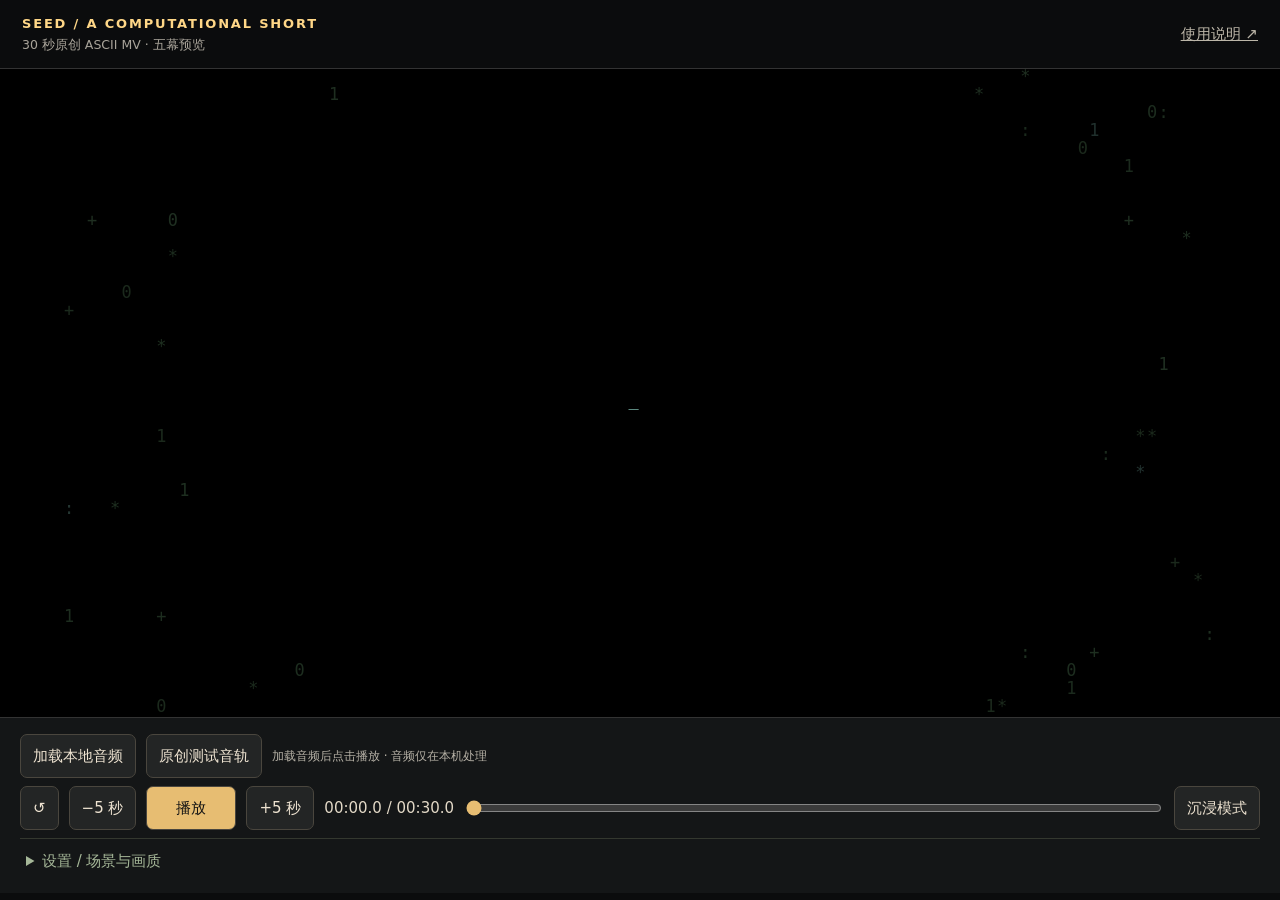
<file: standalone.html>
<!doctype html>
<html lang="zh-CN">
  <head>
    <meta charset="utf-8" />
    <meta
      name="viewport"
      content="width=device-width,initial-scale=1,viewport-fit=cover"
    />
    <meta name="color-scheme" content="dark" />
    <title>SEED / 原创 ASCII MV</title>
    <style>
* {
  box-sizing: border-box;
}
body {
  margin: 0;
  background: #0b0c0d;
  color: #e3d9c7;
  font:
    15px system-ui,
    -apple-system,
    sans-serif;
  padding: env(safe-area-inset-top) env(safe-area-inset-right)
    env(safe-area-inset-bottom) env(safe-area-inset-left);
}
header {
  display: flex;
  justify-content: space-between;
  align-items: center;
  padding: 14px 22px;
  border-bottom: 1px solid #333;
}
strong {
  letter-spacing: 0.14em;
  color: #ffd787;
}
small {
  display: block;
  margin-top: 5px;
  color: #a9a49a;
}
a {
  color: #bcb6a8;
}
main {
  display: flex;
  flex-direction: column;
  height: calc(100vh - 76px);
  height: calc(100dvh - 76px);
  min-height: 430px;
}
#stage {
  flex: 1;
  min-height: 140px;
  display: flex;
  align-items: center;
  justify-content: center;
  background: #080909;
  overflow: hidden;
}
canvas {
  display: block;
  max-width: 100%;
  max-height: 100%;
}
.controls {
  padding: 10px 20px 12px;
  border-top: 1px solid #333;
  background: #141617;
}
.row {
  display: flex;
  align-items: center;
  gap: 10px;
  flex-wrap: wrap;
  margin: 6px 0;
}
button,
select,
input[type="number"],
.file {
  font: inherit;
  min-height: 44px;
  border: 1px solid #4a463e;
  border-radius: 7px;
  background: #232525;
  color: #eee3d1;
  padding: 8px 12px;
}
button,
.file {
  cursor: pointer;
  touch-action: manipulation;
}
button:active {
  background: #514737;
}
button:disabled {
  opacity: 0.4;
}
#play {
  min-width: 90px;
  background: #e7bd72;
  color: #141414;
}
label {
  display: flex;
  align-items: center;
  gap: 8px;
}
.file input {
  width: 1px;
  height: 1px;
  position: absolute;
  opacity: 0;
}
.file:focus-within {
  outline: 2px solid #ffd787;
}
input[type="range"] {
  flex: 1;
  min-width: 140px;
  min-height: 44px;
  accent-color: #e7bd72;
  touch-action: pan-y;
}
input[type="number"] {
  width: 95px;
}
output {
  font-variant-numeric: tabular-nums;
}
#status,
p {
  font-size: 12px;
  color: #b6b1a6;
}
p {
  margin: 8px 0 0;
}
body:fullscreen main {
  height: calc(100dvh - 76px);
}
@media (max-width: 700px) {
  header {
    padding: 10px;
  }
  header a {
    font-size: 12px;
  }
  .controls {
    padding: 6px 10px;
  }
  .row {
    gap: 6px;
  }
  #status {
    flex-basis: 100%;
  }
  main {
    height: auto;
    min-height: calc(100dvh - 76px);
  }
  #stage {
    min-height: 45vh;
  }
  label {
    font-size: 12px;
  }
}
#stage {
  position: relative;
  background: #000;
}
canvas {
  background: #000;
}
.transport {
  flex-wrap: nowrap;
}
#seek {
  min-width: 60px;
}
details {
  border-top: 1px solid #34382f;
  padding-top: 7px;
}
summary {
  min-height: 35px;
  padding: 6px;
  cursor: pointer;
  color: #a5b798;
}
input[type="checkbox"] {
  width: 22px;
  height: 22px;
  accent-color: #b5d18d;
}
#debug {
  position: absolute;
  left: 14px;
  top: 12px;
  background: #000b;
  font: 12px monospace;
  color: #8aaa98;
  pointer-events: none;
}
#showControls {
  position: absolute;
  right: 16px;
  bottom: 16px;
  opacity: 0.65;
}
body.immersive header,
body.immersive .controls {
  display: none;
}
body.immersive main {
  height: 100dvh;
  min-height: 0;
}
body.immersive #stage {
  min-height: 0;
}
#showControls[hidden],
#debug[hidden] {
  display: none;
}
header strong {
  font-size: 13px;
}
button:focus-visible,
select:focus-visible,
input:focus-visible,
summary:focus-visible {
  outline: 2px solid #b0d297;
}
@media (max-width: 700px) {
  .transport {
    flex-wrap: wrap;
  }
  #seek {
    flex-basis: 100%;
  }
  #hideControls {
    font-size: 12px;
  }
  header strong {
    font-size: 11px;
  }
}

</style>
  </head>
  <body>
    <header>
      <div>
        <strong>SEED / A COMPUTATIONAL SHORT</strong
        ><small>30 秒原创 ASCII MV · 五幕预览</small>
      </div>
      <a href="docs/README.html">使用说明 ↗</a>
    </header>
    <main>
      <section id="stage" aria-label="ASCII 动画">
        <canvas id="screen" aria-label="SEED 五幕原创程序动画"></canvas
        ><output id="debug" hidden></output
        ><button id="showControls" hidden>显示控制</button>
      </section>
      <section class="controls">
        <div class="row">
          <label class="file"
            >加载本地音频<input id="file" type="file" accept="audio/*" /></label
          ><button id="demo">原创测试音轨</button
          ><span id="status" role="status"
            >加载音频后点击播放 · 音频仅在本机处理</span
          >
        </div>
        <div class="row transport">
          <button id="restart" aria-label="从头开始">↺</button
          ><button id="back">−5 秒</button><button id="play">播放</button
          ><button id="forward">+5 秒</button
          ><output id="time">00:00 / 00:30</output
          ><input
            id="seek"
            aria-label="进度"
            type="range"
            min="0"
            max="30"
            value="0"
            step="0.01"
          /><button id="hideControls">沉浸模式</button>
        </div>
        <details>
          <summary>设置 / 场景与画质</summary>
          <div class="row">
            <label
              >场景
              <select id="chapter">
                <option value="0">01 · SYSTEM BOOT</option>
                <option value="5">02 · MATHEMATICAL CREATION</option>
                <option value="11">03 · DATA DIMENSION</option>
                <option value="18">04 · EMERGENT LIFE</option>
                <option value="25">05 · CONSCIOUSNESS</option>
              </select></label
            ><label
              >字符网格
              <select id="grid">
                <option value="100,36">100 × 36 · 标准</option>
                <option value="128,44">128 × 44 · 精细</option>
                <option value="80,30">80 × 30 · 性能</option>
              </select></label
            ><label
              >帧率
              <select id="quality">
                <option value="30">30 FPS</option>
                <option value="24">24 FPS</option>
              </select></label
            ><label
              >动画偏移 / 秒
              <input
                id="offset"
                type="number"
                min="-30"
                max="30"
                step="0.05"
                value="0" /></label
            ><label
              ><input id="reactive" type="checkbox" checked />音频响应</label
            ><label><input id="debugToggle" type="checkbox" />场景与 FPS</label
            ><button id="fullscreen">全屏</button>
          </div>
          <p>
            固定 30 秒预览。正偏移使动画提前；FFT
            只影响轻微视觉响应，并不等于人工校准节拍。无第三方音乐或歌词。
          </p>
        </details>
      </section>
    </main>
    <audio id="audio" preload="metadata" playsinline></audio>
    <script>
/* Independent original framework. No upstream implementation or assets. */
(function (root) {
  "use strict";
  const duration = 30;
  const clamp = (x, a, b) => Math.max(a, Math.min(b, x));
  function timeline(t, offset) {
    return clamp(t + offset, 0, duration);
  }
  function cellWidth(c) {
    const n = c.codePointAt(0);
    if (/\p{Mark}/u.test(c) || n === 0x200d || n === 0xfe0f) return 0;
    return n >= 0x1100 &&
      (n <= 0x115f ||
        n === 0x2329 ||
        n === 0x232a ||
        (n >= 0x2e80 && n <= 0xa4cf) ||
        (n >= 0xac00 && n <= 0xd7a3) ||
        (n >= 0xf900 && n <= 0xfaff) ||
        (n >= 0xfe10 && n <= 0xfe6f) ||
        (n >= 0xff01 && n <= 0xff60) ||
        (n >= 0xffe0 && n <= 0xffe6) ||
        n >= 0x1f300)
      ? 2
      : 1;
  }
  class Grid {
    constructor(w, h) {
      this.w = w;
      this.h = h;
      this.cells = Array.from({ length: h }, () =>
        Array.from({ length: w }, () => [" ", 0]),
      );
    }
    put(x, y, s, color = 1) {
      x = Math.floor(x);
      y = Math.floor(y);
      if (y < 0 || y >= this.h) return;
      for (const ch of String(s)) {
        const k = cellWidth(ch);
        if (!k) continue;
        if (x >= 0 && x + k <= this.w) {
          for (let j = x; j < x + k; j++) {
            if (this.cells[y][j][0] === "" && j > 0)
              this.cells[y][j - 1] = [" ", 0];
            if (cellWidth(this.cells[y][j][0] || " ") === 2 && j + 1 < this.w)
              this.cells[y][j + 1] = [" ", 0];
          }
          this.cells[y][x] = [ch, color];
          if (k === 2) this.cells[y][x + 1] = ["", color];
        }
        x += k;
      }
    }
    center(y, s, color = 1) {
      this.put(
        Math.floor((this.w - [...s].reduce((a, c) => a + cellWidth(c), 0)) / 2),
        y,
        s,
        color,
      );
    }
  }
  const api = { duration, clamp, timeline, cellWidth, Grid };
  root.ASCII = api;
  if (typeof module !== "undefined") module.exports = api;
})(globalThis);

</script>
    <script>
(function (R) {
  const clamp = (v, a = 0, b = 1) => Math.max(a, Math.min(b, v)),
    mix = (a, b, u) => a + (b - a) * u;
  const smooth = (a, b, t) => {
    const u = clamp((t - a) / (b - a));
    return u * u * (3 - 2 * u);
  };
  const hash = (n) => {
    const x = Math.sin(n * 127.1 + 311.7) * 43758.5453;
    return x - Math.floor(x);
  };
  function rotate(x, y, z, a, b) {
    let X = x * Math.cos(a) - z * Math.sin(a),
      Z = x * Math.sin(a) + z * Math.cos(a);
    return [
      X,
      y * Math.cos(b) - Z * Math.sin(b),
      y * Math.sin(b) + Z * Math.cos(b),
    ];
  }
  function project(x, y, z) {
    const d = 3.8 / (3.8 + z);
    return [x * d, y * d, d];
  }
  function point(g, x, y, ch = ".", c = 1, alpha = 1) {
    const X = Math.round((0.5 + x * 0.5) * g.w),
      Y = Math.round((0.5 + y * 0.5) * g.h);
    g.put(X, Y, ch, c);
    if (X >= 0 && X < g.w && Y >= 0 && Y < g.h) g.cells[Y][X][2] = clamp(alpha);
  }
  function line(g, x, y, X, Y, ch = ".", c = 1, alpha = 1) {
    const n = Math.ceil(Math.max(Math.abs(X - x) * g.w, Math.abs(Y - y) * g.h));
    for (let i = 0; i <= n; i++) {
      const u = n ? i / n : 0;
      point(g, mix(x, X, u), mix(y, Y, u), ch, c, alpha);
    }
  }
  R.Geo = { clamp, mix, smooth, hash, rotate, project, point, line };
})(globalThis);

</script>
    <script>
(function (R) {
  const { mix, smooth, hash, point: P, line: L, rotate, project } = Geo;
  const grid = (w, h) => new ASCII.Grid(w, h);
  function ring(g, t, r = 0.2, alpha = 1) {
    for (let i = 0; i < 110; i++) {
      const a = (i / 110) * Math.PI * 2;
      P(
        g,
        Math.cos(a) * r,
        Math.sin(a) * r * 1.6,
        "+*"[i % 2],
        i % 4 === 0 ? 3 : 1,
        alpha,
      );
    }
  }
  function boot(t, w, h, f, p) {
    const g = grid(w, h),
      u = smooth(1.3, 4.6, t);
    const commands = [
      "> wake /seed:0x17",
      "> allocate possibility",
      "> bind space :: time",
      "> core online",
    ];
    commands.forEach((s, i) => {
      const n = Math.max(0, Math.floor((t - 0.4 - i * 0.65) * 26));
      if (n) g.put(5, 3 + i, s.slice(0, n), i === 3 ? 1 : 2);
    });
    if (t < 1.8 && Math.floor(Math.max(0, t) * 4) % 2 === 0)
      g.center(Math.floor(h * 0.52), "_", 3);
    for (let i = 0; i < p.particles; i++) {
      const a = hash(i) * Math.PI * 2 + t * 0.14,
        r = mix(0.8 + hash(i + 400) * 0.5, 0.06 + hash(i + 800) * 0.13, u);
      P(
        g,
        Math.cos(a) * r,
        Math.sin(a) * r * 1.6,
        "01:+*"[i % 5],
        i % 6 === 0 ? 3 : 2,
        0.25 + 0.7 * u,
      );
    }
    ring(g, t, 0.12 + 0.012 * Math.sin(t * 4), smooth(2.8, 4, t));
    if (t > 3) g.center(Math.floor(h * 0.53), "[ * ]", 3);
    return g;
  }
  function creation(t, w, h, f) {
    const g = grid(w, h),
      u = smooth(-0.6, 2, t),
      rot = smooth(2, 5, t) * 0.45;
    ring(g, t, 0.12 * (1 - u), 1 - u);
    L(g, -0.82, 0, 0.82, 0, ".", 0, u);
    L(g, 0, -0.75, 0, 0.75, ":", 0, u);
    for (let k = 0; k < 3; k++)
      for (let i = 0; i < 270; i++) {
        const x = (i / 269) * 1.64 - 0.82,
          a = x * 5 + t * 0.9 + k * 2.094;
        const y = Math.sin(a) * (0.24 + 0.05 * k);
        const xx = x * Math.cos(rot) - y * Math.sin(rot),
          yy = x * Math.sin(rot) + y * Math.cos(rot);
        const start = hash(i + k * 270) * Math.PI * 2;
        P(
          g,
          mix(Math.cos(start) * 0.12, xx, u),
          mix(Math.sin(start) * 0.19, yy, u),
          " .:-=+*"[2 + k],
          k === 0 ? 1 : k === 1 ? 2 : 3,
          0.65 + 0.2 * Math.sin(i * 0.1 + t),
        );
      }
    for (let j = 0; j < 3; j++) {
      const r = 0.22 + j * 0.14;
      for (let i = 0; i < 90; i++) {
        const a = (i / 90) * Math.PI * 2 + t * 0.4;
        P(
          g,
          Math.cos(a) * r,
          Math.sin(a * 2 + t * 0.2) * r,
          "·".replace("·", "."),
          j === 1 ? 3 : 0,
          smooth(2, 4, t) * 0.7,
        );
      }
    }
    g.put(4, h - 4, "f(x) -> space", 2);
    return g;
  }
  function dimension(t, w, h, f, p) {
    const g = grid(w, h),
      enter = smooth(-0.8, 1.5, t),
      roll = 0.12 * Math.sin(t * 0.4),
      speed = t * 0.48;
    for (let j = p.frames - 1; j >= 0; j--) {
      let z = (((j * 0.58 - speed) % 9.28) + 9.28) % 9.28;
      const depth = 0.8 + z,
        scale = 1.6 / depth;
      const cx = 0.16 * Math.sin(z * 0.5 + t * 0.25),
        cy = 0.11 * Math.cos(z * 0.7 + t * 0.3);
      const corners = [
        [-1, -0.66],
        [1, -0.66],
        [1, 0.66],
        [-1, 0.66],
      ].map(([x, y]) => {
        const X = x * Math.cos(roll) - y * Math.sin(roll),
          Y = x * Math.sin(roll) + y * Math.cos(roll);
        return [X * scale + cx, Y * scale + cy];
      });
      const alpha =
        Math.min(1, 2 / depth) * enter * (0.88 + Math.min(0.12, f.rms * 0.3));
      for (let k = 0; k < 4; k++) {
        const a = corners[k],
          b = corners[(k + 1) % 4];
        L(
          g,
          ...a,
          ...b,
          j % 3 === 0 ? "+" : ".",
          j % 4 === 0 ? 3 : j % 2 ? 2 : 1,
          alpha,
        );
        if (j < 10) {
          const z2 = depth + 0.58,
            s2 = 1.6 / z2;
          L(
            g,
            ...a,
            (corners[k][0] * s2) / scale,
            (corners[k][1] * s2) / scale,
            ":",
            0,
            alpha * 0.5,
          );
        }
      }
      for (let k = 0; k < 6; k++)
        P(
          g,
          ((k / 5) * 2 - 1) * scale + cx,
          -0.66 * scale + cy,
          String((j + k) % 10),
          2,
          alpha,
        );
    }
    g.put(4, h - 4, "z / unbounded", 3);
    return g;
  }
  function lifePosition(i, t) {
    const a = (i / 84) * Math.PI * 2,
      grow = smooth(0, 5.5, t),
      r = 0.48 + 0.1 * Math.cos(a * 5 - t * 0.35);
    const nx = Math.cos(a) * r,
      ny = Math.sin(a) * r * 1.05;
    const q = rotate(
      Math.cos(a) * 0.65,
      Math.sin(a) * 0.48,
      Math.sin(a * 3) * 0.32,
      t * 0.08,
      0.3,
    );
    return [mix(q[0], nx, grow), mix(q[1], ny, grow)];
  }
  function life(t, w, h, f, p) {
    const g = grid(w, h),
      positions = Array.from({ length: p.nodes }, (_, i) => lifePosition(i, t));
    for (let i = 0; i < p.nodes; i++) {
      const a = positions[i];
      for (const step of [1, 7, 21]) {
        const j = (i + step) % p.nodes,
          b = positions[j],
          wave = (t * 0.8 - i / p.nodes + 3) % 1;
        L(
          g,
          ...a,
          ...b,
          step === 1 ? ":" : ".",
          wave < 0.09 ? 3 : step === 1 ? 2 : 0,
          step === 1 ? 0.8 : 0.22 + 0.15 * smooth(0, 4, t),
        );
      }
    }
    for (let i = 0; i < p.nodes; i++) {
      const a = positions[i],
        pulse = (t * 0.8 - i / p.nodes + 3) % 1;
      P(
        g,
        ...a,
        pulse < 0.1 ? "@" : "o",
        pulse < 0.1 ? 3 : 2,
        0.6 + 0.4 * Math.cos(i * 0.15 - t),
      );
    }
    // A growing fivefold seed / branching filament, not a figurative copied asset.
    for (let k = 0; k < 5; k++) {
      const angle = k * Math.PI * 0.4 + t * 0.07;
      for (let i = 0; i < 50; i++) {
        const r = (i / 50) * 0.44 * smooth(2, 5, t),
          a = angle + r * 3;
        P(g, Math.cos(a) * r, Math.sin(a) * r, "+*"[i % 2], 1, 0.85);
      }
    }
    ring(g, t, 0.07 + 0.012 * Math.sin(t * 3), smooth(3, 5, t));
    g.put(4, h - 4, "signal / becomes self", 2);
    return g;
  }
  function consciousness(t, w, h, f, p) {
    const g = grid(w, h),
      u = smooth(0.2, 2.6, t),
      fade = 1 - smooth(4.25, 5, t);
    for (let i = 0; i < p.fragments; i++) {
      const a = (i / p.fragments) * Math.PI * 2,
        r = 0.5 + 0.08 * Math.cos(a * 5),
        targetX = ((i % 15) - 7) * 0.018;
      const x = mix(Math.cos(a) * r, targetX, u),
        y = mix(Math.sin(a) * r, 0, u);
      const glitch =
        t < 1.6 && hash(Math.floor(t * 12) + Math.floor(i / 12)) > 0.72;
      P(
        g,
        x + (glitch ? 0.09 : 0),
        y,
        "01/+=*"[i % 6],
        i % 3 === 0 ? 3 : 2,
        (1 - u) * fade,
      );
    }
    const text = "AWAITING INPUT",
      reveal = smooth(1.7, 3.1, t);
    const n = Math.floor(text.length * reveal);
    g.center(
      Math.floor(h * 0.5),
      text.slice(0, n) + (Math.floor(t * 2) % 2 === 0 ? "_" : " "),
      1,
    );
    for (let y = 0; y < h; y++)
      for (let x = 0; x < w; x++) {
        g.cells[y][x][2] = (g.cells[y][x][2] ?? 1) * fade;
      }
    if (t < 2)
      for (let i = 0; i < 4; i++) {
        const y = Math.floor(hash(i + Math.floor(t * 10)) * h);
        if (hash(i + t) > 0.6)
          g.put(Math.floor(w * 0.2), y, "--:: / REASSEMBLE / ::--", 0);
      }
    return g;
  }
  R.Scenes = { boot, creation, dimension, life, consciousness };
})(globalThis);

</script>
    <script>
(function (R) {
  // Editable, original director timeline. Seconds on the animation clock.
  const timeline = [
    {
      id: "boot",
      name: "SYSTEM BOOT",
      start: 0,
      end: 5,
      transition: 0.65,
      params: { particles: 180 },
      keys: [0, 0.8, 2.5, 4.5],
    },
    {
      id: "creation",
      name: "MATHEMATICAL CREATION",
      start: 5,
      end: 11,
      transition: 0.8,
      params: { curves: 3 },
      keys: [5, 6.5, 9, 10.5],
    },
    {
      id: "dimension",
      name: "DATA DIMENSION",
      start: 11,
      end: 18,
      transition: 0.8,
      params: { frames: 16 },
      keys: [11, 13, 16, 17.5],
    },
    {
      id: "life",
      name: "EMERGENT LIFE",
      start: 18,
      end: 25,
      transition: 0.8,
      params: { nodes: 84 },
      keys: [18, 20, 22.5, 24.5],
    },
    {
      id: "consciousness",
      name: "CONSCIOUSNESS",
      start: 25,
      end: 30,
      transition: 0,
      params: { fragments: 180 },
      keys: [25, 26, 27.7, 29.2, 30],
    },
  ];
  function scene(t) {
    return timeline.find((s) => t < s.end) || timeline[4];
  }
  function render(t, w, h, features = { bass: 0, rms: 0 }) {
    t = Geo.clamp(t, 0, 30);
    const s = scene(t),
      a = Scenes[s.id](t - s.start, w, h, features, s.params);
    const next = timeline[timeline.indexOf(s) + 1];
    if (next && t > s.end - s.transition) {
      const u = Geo.smooth(s.end - s.transition, s.end, t),
        b = Scenes[next.id](t - next.start, w, h, features, next.params);
      for (let y = 0; y < h; y++)
        for (let x = 0; x < w; x++) {
          const ac = a.cells[y][x],
            bc = b.cells[y][x];
          if (bc[0] !== " " && Geo.hash(x + y * w) < u) a.cells[y][x] = bc;
          else ac[2] = (ac[2] ?? 1) * (1 - u);
        }
    }
    return a;
  }
  R.Director = { timeline, scene, render };
})(globalThis);

</script>
    <script>
(function (R) {
  class AudioAnalysis {
    constructor(audio) {
      this.audio = audio;
      this.context = null;
      this.source = null;
      this.analyser = null;
      this.enabled = true;
      this.failed = false;
      this.value = { bass: 0, rms: 0 };
    }
    async unlock() {
      if (this.failed) return;
      try {
        if (!this.context) {
          const AC = window.AudioContext || window.webkitAudioContext;
          if (!AC) {
            this.failed = true;
            return;
          }
          this.context = new AC();
        }
        if (this.context.state === "suspended") await this.context.resume();
        if (this.context.state !== "running") return;
        if (!this.source) {
          this.source = this.context.createMediaElementSource(this.audio);
          this.source.connect(this.context.destination);
          try {
            this.analyser = this.context.createAnalyser();
            this.analyser.fftSize = 1024;
            this.analyser.smoothingTimeConstant = 0.4;
            this.source.connect(this.analyser);
            this.freq = new Uint8Array(this.analyser.frequencyBinCount);
            this.wave = new Uint8Array(this.analyser.fftSize);
          } catch (e) {
            this.analyser = null;
          }
        }
      } catch (e) {
        this.failed = true;
      }
    }

    sample() {
      if (!this.enabled || !this.analyser || this.failed)
        return { bass: 0, rms: 0 };
      if (this.audio.paused || this.audio.seeking || this.audio.readyState < 3)
        return this.value;
      this.analyser.getByteFrequencyData(this.freq);
      this.analyser.getByteTimeDomainData(this.wave);
      let sum = 0;
      for (const x of this.wave) sum += ((x - 128) / 128) ** 2;
      let bass = 0;
      const n = Math.max(1, Math.floor(220 / (this.context.sampleRate / 1024)));
      for (let i = 1; i <= n; i++) bass += this.freq[i] / 255;
      this.value = { bass: bass / n, rms: Math.sqrt(sum / this.wave.length) };
      return this.value;
    }
    reset() {
      this.value = { bass: 0, rms: 0 };
    }
  }
  R.AudioAnalysis = AudioAnalysis;
})(globalThis);

</script>
    <script>
"use strict";
const $ = (id) => document.getElementById(id),
  a = $("audio"),
  canvas = $("screen"),
  ctx = canvas.getContext("2d");
let sourceURL = "",
  scrubbing = false,
  resume = false,
  lastKey = "",
  needsResize = true,
  isDemo = false;
const palette = ["#526343", "#e6bf72", "#7bbd83", "#91d9cb"];
const analysis = new AudioAnalysis(a);
let lastRender = -1000,
  frames = 0,
  fps = 0,
  fpsSince = 0;
const previewEnd = () =>
  Math.min(30, Number.isFinite(a.duration) ? a.duration : 30);

const status = (s) => ($("status").textContent = s);
function duration() {
  return Number.isFinite(a.duration) ? Math.min(30, a.duration) : 0;
}
function seek(t) {
  if (!duration()) return;
  a.currentTime = ASCII.clamp(t, 0, duration());
  lastKey = "";
}
async function play() {
  if (!a.src) {
    status("请先加载本地音频或原创测试音频");
    return;
  }
  try {
    if (a.ended || a.currentTime >= previewEnd() - 0.02) seek(0);
    const unlocked = analysis.unlock();
    const playing = a.play();
    await playing;
    await unlocked;
    if (analysis.failed)
      status("音频分析不可用，时间轴动画继续；可关闭音频响应。");
  } catch (e) {
    status(
      "播放未启动，请再次点击播放；也可换用 Safari 支持的 MP3 / AAC / WAV。",
    );
  }
}
$("play").onclick = () => (a.paused ? play() : a.pause());
function load(blob, demo) {
  a.pause();
  a.removeAttribute("src");
  a.load();
  if (sourceURL) URL.revokeObjectURL(sourceURL);
  sourceURL = URL.createObjectURL(blob);
  a.src = sourceURL;
  isDemo = demo;
  analysis.reset();
  a.load();
  status(
    demo
      ? "原创 30 秒测试音轨已加载，点击播放"
      : "本地音频已加载 · 30 秒原创 MV，导演时间轴尚未针对歌曲校准",
  );
  lastKey = "";
}
$("file").onchange = (e) => {
  if (e.target.files[0]) load(e.target.files[0], false);
};
// Original synthesized arpeggio, pad and pulse; no third-party music.
$("demo").onclick = () => {
  const rate = 22050,
    n = Math.ceil(ASCII.duration * rate),
    buffer = new ArrayBuffer(44 + n * 2),
    v = new DataView(buffer);
  function str(p, s) {
    for (let i = 0; i < s.length; i++) v.setUint8(p + i, s.charCodeAt(i));
  }
  str(0, "RIFF");
  v.setUint32(4, 36 + n * 2, true);
  str(8, "WAVE");
  str(12, "fmt ");
  v.setUint32(16, 16, true);
  v.setUint16(20, 1, true);
  v.setUint16(22, 1, true);
  v.setUint32(24, rate, true);
  v.setUint32(28, rate * 2, true);
  v.setUint16(32, 2, true);
  v.setUint16(34, 16, true);
  str(36, "data");
  v.setUint32(40, n * 2, true);
  const notes = [130.81, 164.81, 196, 261.63, 220, 196, 164.81, 146.83];
  for (let i = 0; i < n; i++) {
    const t = i / rate,
      beat = t % 0.5,
      note = notes[Math.floor(t * 2) % notes.length],
      env = Math.exp(-beat * 8) * Math.min(1, beat * 150);
    const pad = Math.sin(2 * Math.PI * 65.405 * t) * 0.12;
    const bell =
      (Math.sin(2 * Math.PI * note * t) +
        0.3 * Math.sin(2 * Math.PI * note * 2 * t)) *
      env *
      0.25;
    const pulse =
      Math.sin(
        2 * Math.PI * (55 * (t % 0.5) + 4 * (1 - Math.exp(-(t % 0.5) * 20))),
      ) *
      Math.exp(-(t % 0.5) * 23) *
      0.24;
    const fade = Math.min(1, t * 2, (30 - t) * 2);
    v.setInt16(
      44 + i * 2,
      Math.max(-1, Math.min(1, (pad + bell + pulse) * fade)) * 24000,
      true,
    );
  }
  load(new Blob([buffer], { type: "audio/wav" }), true);
};
$("restart").onclick = () => seek(0);
$("hideControls").onclick = () => {
  document.body.classList.add("immersive");
  $("showControls").hidden = false;
};
$("showControls").onclick = () => {
  document.body.classList.remove("immersive");
  $("showControls").hidden = true;
};
$("reactive").onchange = () => {
  analysis.enabled = $("reactive").checked;
  lastKey = "";
};
$("debugToggle").onchange = () => {
  $("debug").hidden = !$("debugToggle").checked;
};
a.addEventListener("seeking", () => {
  analysis.reset();
  lastKey = "";
});
$("back").onclick = () => seek(a.currentTime - 5);
$("forward").onclick = () => seek(a.currentTime + 5);
$("chapter").onchange = (e) =>
  seek(Number(e.target.value) - Number($("offset").value || 0));
$("grid").onchange = () => {
  needsResize = true;
};
$("offset").oninput = () => {
  lastKey = "";
};
function beginScrub() {
  if (scrubbing) return;
  scrubbing = true;
  resume = !a.paused;
  a.pause();
}
$("seek").oninput = () => {
  beginScrub();
  seek(Number($("seek").value));
};
function finishScrub() {
  if (!scrubbing) return;
  scrubbing = false;
  if (resume) play();
  resume = false;
}
$("seek").onchange = finishScrub;
$("seek").addEventListener("pointerup", finishScrub);
$("seek").addEventListener("pointercancel", finishScrub);
for (const ev of ["play", "pause", "ended"])
  a.addEventListener(ev, () => {
    $("play").textContent = a.paused ? "播放" : "暂停";
    lastKey = "";
  });
a.addEventListener("loadedmetadata", () => {
  $("seek").max = duration();
  lastKey = "";
});
a.addEventListener("error", () =>
  status("音频读取失败，请选择 Safari 支持的 MP3 / AAC / WAV 文件。"),
);
$("fullscreen").onclick = async () => {
  try {
    if (document.fullscreenElement) await document.exitFullscreen();
    else if (document.documentElement.requestFullscreen)
      await document.documentElement.requestFullscreen();
    else status("此 Safari 不支持网页全屏，可通过“添加到主屏幕”打开。");
  } catch (e) {
    status("无法进入全屏，可使用 Safari“添加到主屏幕”。");
  }
};
new ResizeObserver(() => {
  needsResize = true;
}).observe($("stage"));
document.addEventListener("visibilitychange", () => {
  needsResize = true;
  lastKey = "";
});
document.addEventListener("keydown", (e) => {
  if (/INPUT|SELECT|BUTTON/.test(e.target.tagName)) return;
  if (e.code === "Space") {
    e.preventDefault();
    $("play").click();
  }
  if (e.code === "ArrowRight") seek(a.currentTime + 5);
  if (e.code === "ArrowLeft") seek(a.currentTime - 5);
});
function stamp(t) {
  return `${String(Math.floor(t / 60)).padStart(2, "0")}:${(t % 60).toFixed(1).padStart(4, "0")}`;
}
function loop(now) {
  if (a.currentTime >= previewEnd() && !a.paused) {
    a.pause();
    a.currentTime = previewEnd();
  }
  const [w, h] = $("grid").value.split(",").map(Number),
    t = ASCII.timeline(a.currentTime, Number($("offset").value) || 0),
    key = `${t.toFixed(4)},${w},${h},${$("reactive").checked}`;
  if (needsResize) {
    const r = $("stage").getBoundingClientRect(),
      ratio = 16 / 9;
    const width = Math.min(r.width, r.height * ratio),
      height = width / ratio,
      dpr = Math.min(2, window.devicePixelRatio || 1);
    canvas.style.width = width + "px";
    canvas.style.height = height + "px";
    canvas.width = Math.round(width * dpr);
    canvas.height = Math.round(height * dpr);
    needsResize = false;
    lastKey = "";
  }
  if (
    key !== lastKey &&
    now - lastRender >= 1000 / Number($("quality").value) - 1
  ) {
    lastRender =
      now - ((now - lastRender) % (1000 / Number($("quality").value)));
    const features = analysis.sample();
    const g = Director.render(t, w, h, features),
      cw = canvas.width / w,
      ch = canvas.height / h;
    ctx.globalAlpha = 1;
    ctx.fillStyle = "#000";
    ctx.fillRect(0, 0, canvas.width, canvas.height);
    ctx.font = `${Math.min(ch * 0.94, cw * 1.65)}px ui-monospace, Menlo, monospace`;
    ctx.textBaseline = "middle";
    for (let y = 0; y < h; y++)
      for (let x = 0; x < w; x++) {
        const [char, color, alpha = 1] = g.cells[y][x];
        if (char && char !== " " && alpha > 0.01) {
          ctx.globalAlpha = Math.min(
            1,
            alpha *
              (0.93 + 0.07 * Math.cos(y * 0.8 - t * 2)) *
              (1 + Math.min(0.06, features.rms * 0.2)),
          );
          ctx.fillStyle = palette[color];
          ctx.fillText(
            char,
            x * cw,
            (y + 0.5) * ch,
            cw * ASCII.cellWidth(char),
          );
        }
      }
    ctx.globalAlpha = 1;
    lastKey = key;
    frames++;
  }
  if (now - fpsSince > 1000) {
    fps = Math.round((frames * 1000) / (now - fpsSince));
    frames = 0;
    fpsSince = now;
  }
  canvas.dataset.scene = Director.scene(t).id;
  canvas.dataset.time = t.toFixed(3);
  $("debug").textContent =
    `${Director.scene(t).name} | ${t.toFixed(2)}s | ${fps} FPS | ${analysis.analyser && !analysis.failed ? "FFT ready" : "FFT off"}`;
  if (!scrubbing) $("seek").value = a.currentTime;
  $("time").textContent = stamp(a.currentTime) + " / " + stamp(previewEnd());
  requestAnimationFrame(loop);
}
requestAnimationFrame(loop);

</script>
  </body>
</html>
</file>
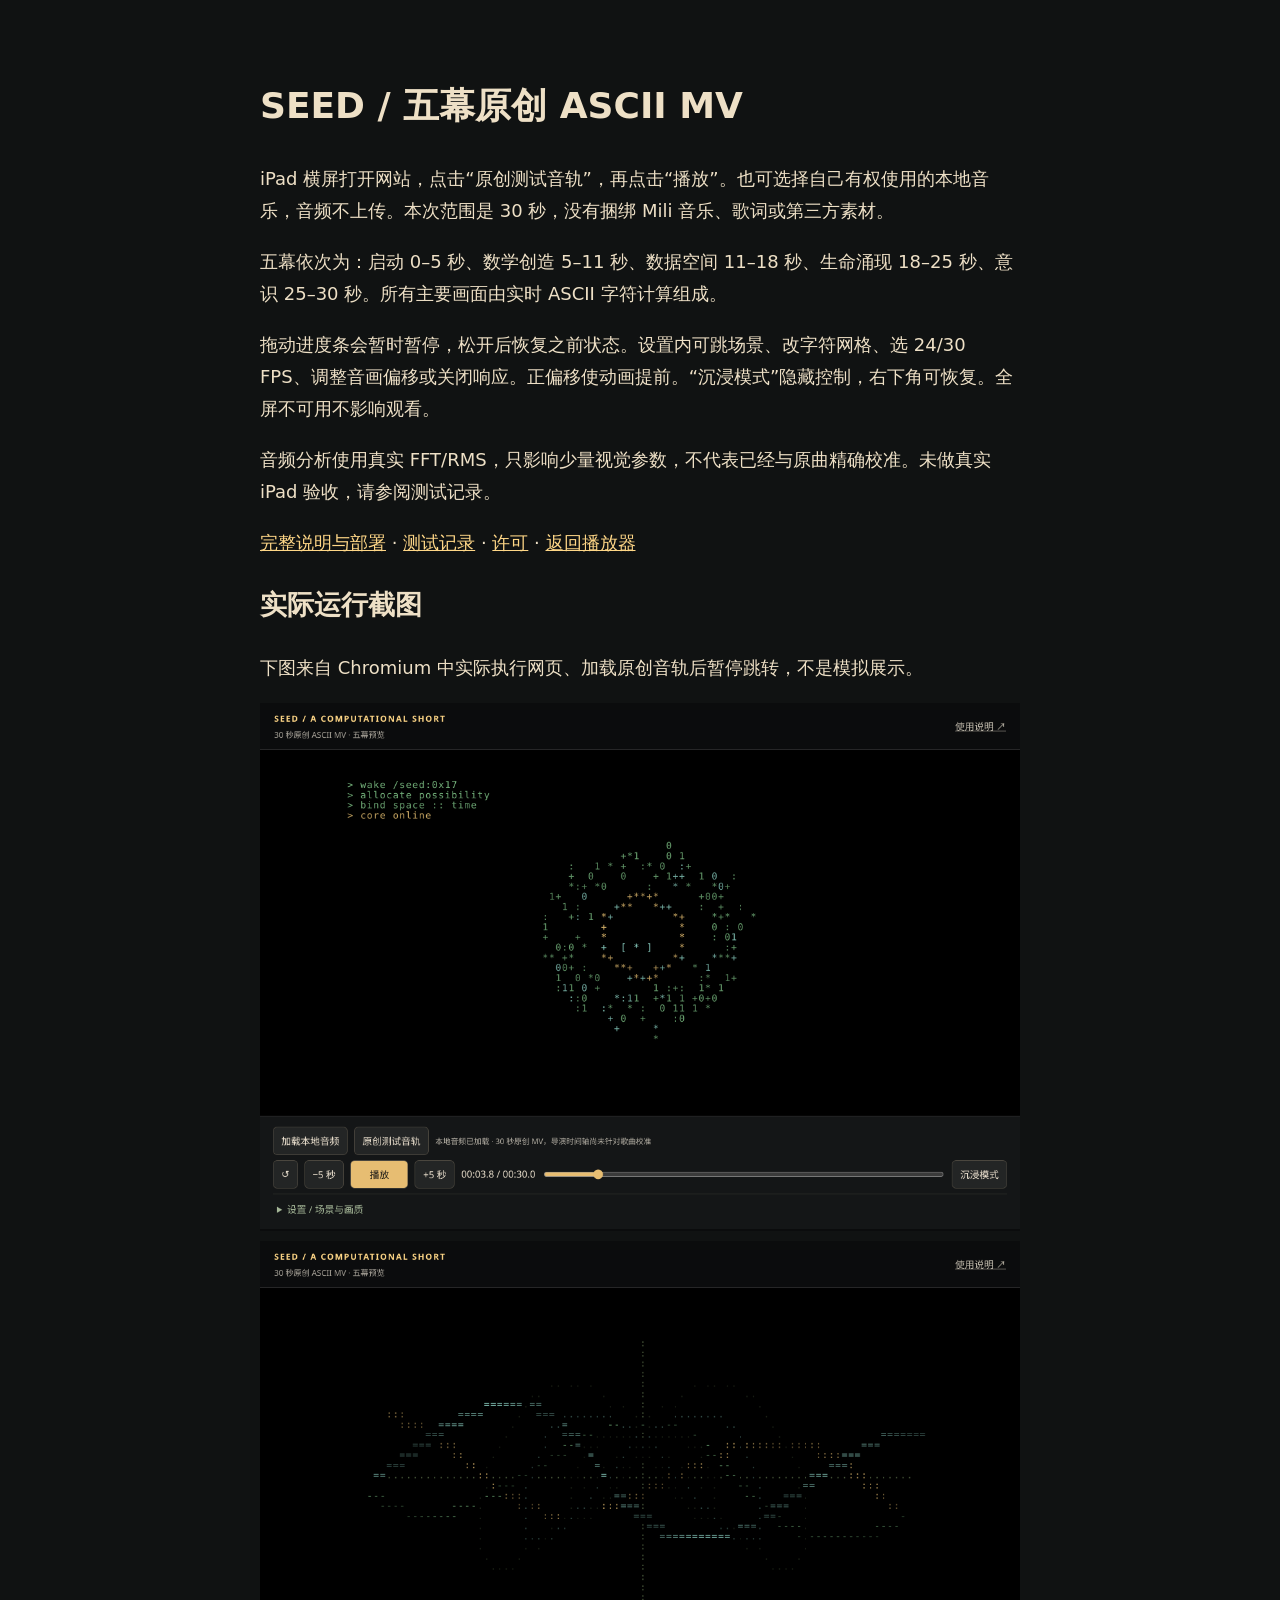
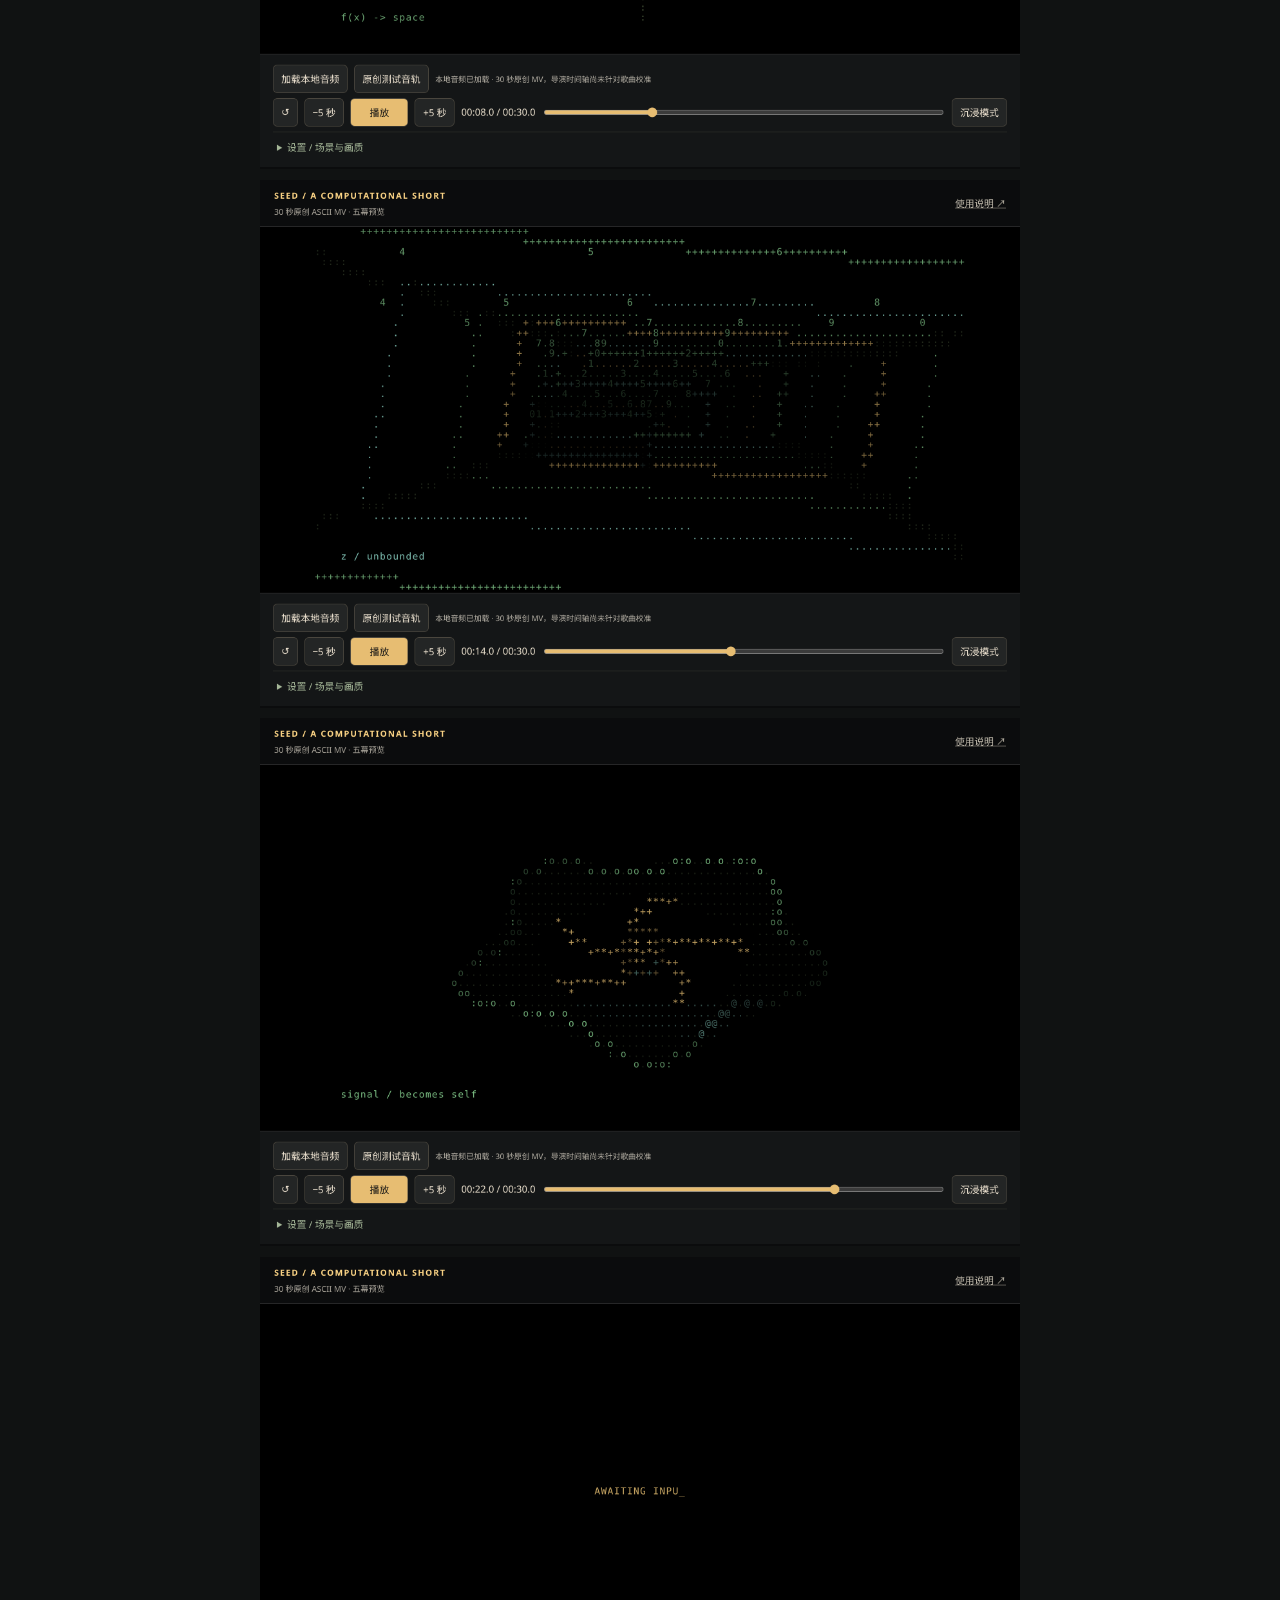
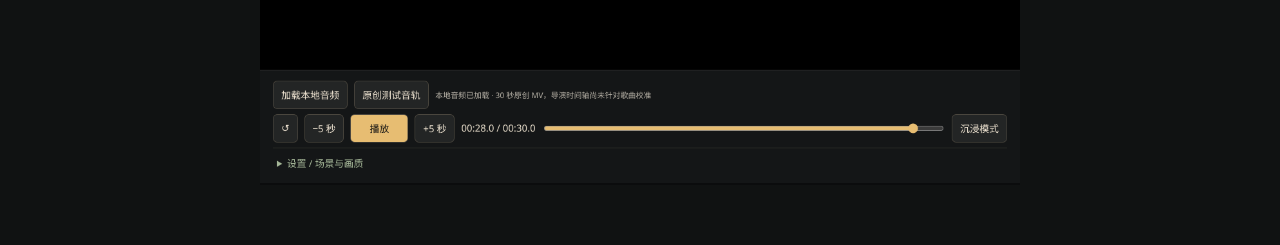
<file: docs/README.html>
<!doctype html><html lang="zh-CN"><meta charset="utf-8"><meta name="viewport" content="width=device-width,initial-scale=1"><title>SEED 使用说明</title><style>body{max-width:760px;margin:30px auto;padding:20px;background:#101212;color:#eee0c6;font:18px/1.8 system-ui}a{color:#ffd787}img{max-width:100%}</style><h1>SEED / 五幕原创 ASCII MV</h1><p>iPad 横屏打开网站，点击“原创测试音轨”，再点击“播放”。也可选择自己有权使用的本地音乐，音频不上传。本次范围是 30 秒，没有捆绑 Mili 音乐、歌词或第三方素材。</p><p>五幕依次为：启动 0–5 秒、数学创造 5–11 秒、数据空间 11–18 秒、生命涌现 18–25 秒、意识 25–30 秒。所有主要画面由实时 ASCII 字符计算组成。</p><p>拖动进度条会暂时暂停，松开后恢复之前状态。设置内可跳场景、改字符网格、选 24/30 FPS、调整音画偏移或关闭响应。正偏移使动画提前。“沉浸模式”隐藏控制，右下角可恢复。全屏不可用不影响观看。</p><p>音频分析使用真实 FFT/RMS，只影响少量视觉参数，不代表已经与原曲精确校准。未做真实 iPad 验收，请参阅测试记录。</p><p><a href="../README.md">完整说明与部署</a> · <a href="TESTING.md">测试记录</a> · <a href="../LICENSE">许可</a> · <a href="../index.html">返回播放器</a></p><h2>实际运行截图</h2><p>下图来自 Chromium 中实际执行网页、加载原创音轨后暂停跳转，不是模拟展示。</p><img src="scene-3.8.png" alt="启动"><img src="scene-8.png" alt="数学创造"><img src="scene-14.png" alt="数据空间"><img src="scene-22.png" alt="生命网络"><img src="scene-28.png" alt="意识"></html>
</file>
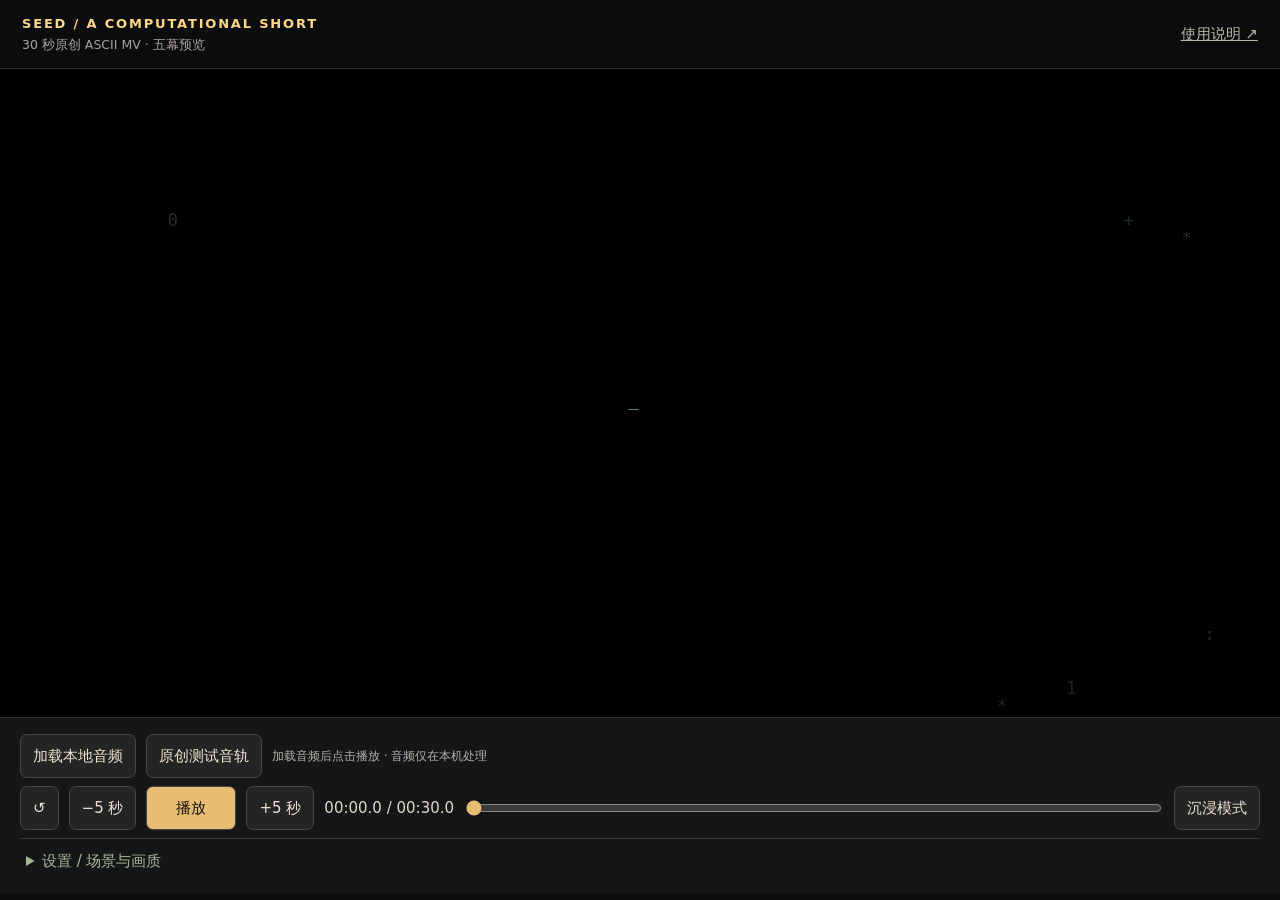
<file: preview/standalone.html>
<!doctype html>
<html lang="zh-CN">
  <head>
    <meta charset="utf-8" />
    <meta
      name="viewport"
      content="width=device-width,initial-scale=1,viewport-fit=cover"
    />
    <meta name="color-scheme" content="dark" />
    <title>SEED / 原创 ASCII MV</title>
    <style>* {
  box-sizing: border-box;
}
body {
  margin: 0;
  background: #0b0c0d;
  color: #e3d9c7;
  font:
    15px system-ui,
    -apple-system,
    sans-serif;
  padding: env(safe-area-inset-top) env(safe-area-inset-right)
    env(safe-area-inset-bottom) env(safe-area-inset-left);
}
header {
  display: flex;
  justify-content: space-between;
  align-items: center;
  padding: 14px 22px;
  border-bottom: 1px solid #333;
}
strong {
  letter-spacing: 0.14em;
  color: #ffd787;
}
small {
  display: block;
  margin-top: 5px;
  color: #a9a49a;
}
a {
  color: #bcb6a8;
}
main {
  display: flex;
  flex-direction: column;
  height: calc(100vh - 76px);
  height: calc(100dvh - 76px);
  min-height: 430px;
}
#stage {
  flex: 1;
  min-height: 140px;
  display: flex;
  align-items: center;
  justify-content: center;
  background: #080909;
  overflow: hidden;
}
canvas {
  display: block;
  max-width: 100%;
  max-height: 100%;
}
.controls {
  padding: 10px 20px 12px;
  border-top: 1px solid #333;
  background: #141617;
}
.row {
  display: flex;
  align-items: center;
  gap: 10px;
  flex-wrap: wrap;
  margin: 6px 0;
}
button,
select,
input[type="number"],
.file {
  font: inherit;
  min-height: 44px;
  border: 1px solid #4a463e;
  border-radius: 7px;
  background: #232525;
  color: #eee3d1;
  padding: 8px 12px;
}
button,
.file {
  cursor: pointer;
  touch-action: manipulation;
}
button:active {
  background: #514737;
}
button:disabled {
  opacity: 0.4;
}
#play {
  min-width: 90px;
  background: #e7bd72;
  color: #141414;
}
label {
  display: flex;
  align-items: center;
  gap: 8px;
}
.file input {
  width: 1px;
  height: 1px;
  position: absolute;
  opacity: 0;
}
.file:focus-within {
  outline: 2px solid #ffd787;
}
input[type="range"] {
  flex: 1;
  min-width: 140px;
  min-height: 44px;
  accent-color: #e7bd72;
  touch-action: pan-y;
}
input[type="number"] {
  width: 95px;
}
output {
  font-variant-numeric: tabular-nums;
}
#status,
p {
  font-size: 12px;
  color: #b6b1a6;
}
p {
  margin: 8px 0 0;
}
body:fullscreen main {
  height: calc(100dvh - 76px);
}
@media (max-width: 700px) {
  header {
    padding: 10px;
  }
  header a {
    font-size: 12px;
  }
  .controls {
    padding: 6px 10px;
  }
  .row {
    gap: 6px;
  }
  #status {
    flex-basis: 100%;
  }
  main {
    height: auto;
    min-height: calc(100dvh - 76px);
  }
  #stage {
    min-height: 45vh;
  }
  label {
    font-size: 12px;
  }
}
#stage {
  position: relative;
  background: #000;
}
canvas {
  background: #000;
}
.transport {
  flex-wrap: nowrap;
}
#seek {
  min-width: 60px;
}
details {
  border-top: 1px solid #34382f;
  padding-top: 7px;
}
summary {
  min-height: 35px;
  padding: 6px;
  cursor: pointer;
  color: #a5b798;
}
input[type="checkbox"] {
  width: 22px;
  height: 22px;
  accent-color: #b5d18d;
}
#debug {
  position: absolute;
  left: 14px;
  top: 12px;
  background: #000b;
  font: 12px monospace;
  color: #8aaa98;
  pointer-events: none;
}
#showControls {
  position: absolute;
  right: 16px;
  bottom: 16px;
  opacity: 0.65;
}
body.immersive header,
body.immersive .controls {
  display: none;
}
body.immersive main {
  height: 100dvh;
  min-height: 0;
}
body.immersive #stage {
  min-height: 0;
}
#showControls[hidden],
#debug[hidden] {
  display: none;
}
header strong {
  font-size: 13px;
}
button:focus-visible,
select:focus-visible,
input:focus-visible,
summary:focus-visible {
  outline: 2px solid #b0d297;
}
@media (max-width: 700px) {
  .transport {
    flex-wrap: wrap;
  }
  #seek {
    flex-basis: 100%;
  }
  #hideControls {
    font-size: 12px;
  }
  header strong {
    font-size: 11px;
  }
}
</style>
  </head>
  <body>
    <header>
      <div>
        <strong>SEED / A COMPUTATIONAL SHORT</strong
        ><small>30 秒原创 ASCII MV · 五幕预览</small>
      </div>
      <a href="docs/README.html">使用说明 ↗</a>
    </header>
    <main>
      <section id="stage" aria-label="ASCII 动画">
        <canvas id="screen" aria-label="SEED 五幕原创程序动画"></canvas
        ><output id="debug" hidden></output
        ><button id="showControls" hidden>显示控制</button>
      </section>
      <section class="controls">
        <div class="row">
          <label class="file"
            >加载本地音频<input id="file" type="file" accept="audio/*" /></label
          ><button id="demo">原创测试音轨</button
          ><span id="status" role="status"
            >加载音频后点击播放 · 音频仅在本机处理</span
          >
        </div>
        <div class="row transport">
          <button id="restart" aria-label="从头开始">↺</button
          ><button id="back">−5 秒</button><button id="play">播放</button
          ><button id="forward">+5 秒</button
          ><output id="time">00:00 / 00:30</output
          ><input
            id="seek"
            aria-label="进度"
            type="range"
            min="0"
            max="30"
            value="0"
            step="0.01"
          /><button id="hideControls">沉浸模式</button>
        </div>
        <details>
          <summary>设置 / 场景与画质</summary>
          <div class="row">
            <label
              >场景
              <select id="chapter">
                <option value="0">01 · SYSTEM BOOT</option>
                <option value="5">02 · MATHEMATICAL CREATION</option>
                <option value="11">03 · DATA DIMENSION</option>
                <option value="18">04 · EMERGENT LIFE</option>
                <option value="25">05 · CONSCIOUSNESS</option>
              </select></label
            ><label
              >字符网格
              <select id="grid">
                <option value="100,36">100 × 36 · 标准</option>
                <option value="128,44">128 × 44 · 精细</option>
                <option value="80,30">80 × 30 · 性能</option>
              </select></label
            ><label
              >帧率
              <select id="quality">
                <option value="30">30 FPS</option>
                <option value="24">24 FPS</option>
              </select></label
            ><label
              >动画偏移 / 秒
              <input
                id="offset"
                type="number"
                min="-30"
                max="30"
                step="0.05"
                value="0" /></label
            ><label
              ><input id="reactive" type="checkbox" checked />音频响应</label
            ><label><input id="debugToggle" type="checkbox" />场景与 FPS</label
            ><button id="fullscreen">全屏</button>
          </div>
          <p>
            固定 30 秒预览。正偏移使动画提前；FFT
            驱动几何形变、字符密度与运动，并不等于人工校准节拍。无第三方音乐或歌词。
          </p>
        </details>
      </section>
    </main>
    <audio id="audio" preload="metadata" playsinline></audio>
    <script>/* Independent original framework. No upstream implementation or assets. */
(function (root) {
  "use strict";
  const duration = 30;
  const clamp = (x, a, b) => Math.max(a, Math.min(b, x));
  function timeline(t, offset) {
    return clamp(t + offset, 0, duration);
  }
  function cellWidth(c) {
    const n = c.codePointAt(0);
    if (/\p{Mark}/u.test(c) || n === 0x200d || n === 0xfe0f) return 0;
    return n >= 0x1100 &&
      (n <= 0x115f ||
        n === 0x2329 ||
        n === 0x232a ||
        (n >= 0x2e80 && n <= 0xa4cf) ||
        (n >= 0xac00 && n <= 0xd7a3) ||
        (n >= 0xf900 && n <= 0xfaff) ||
        (n >= 0xfe10 && n <= 0xfe6f) ||
        (n >= 0xff01 && n <= 0xff60) ||
        (n >= 0xffe0 && n <= 0xffe6) ||
        n >= 0x1f300)
      ? 2
      : 1;
  }
  class Grid {
    constructor(w, h) {
      this.w = w;
      this.h = h;
      this.cells = Array.from({ length: h }, () =>
        Array.from({ length: w }, () => [" ", 0]),
      );
    }
    put(x, y, s, color = 1) {
      x = Math.floor(x);
      y = Math.floor(y);
      if (y < 0 || y >= this.h) return;
      for (const ch of String(s)) {
        const k = cellWidth(ch);
        if (!k) continue;
        if (x >= 0 && x + k <= this.w) {
          for (let j = x; j < x + k; j++) {
            if (this.cells[y][j][0] === "" && j > 0)
              this.cells[y][j - 1] = [" ", 0];
            if (cellWidth(this.cells[y][j][0] || " ") === 2 && j + 1 < this.w)
              this.cells[y][j + 1] = [" ", 0];
          }
          this.cells[y][x] = [ch, color];
          if (k === 2) this.cells[y][x + 1] = ["", color];
        }
        x += k;
      }
    }
    center(y, s, color = 1) {
      this.put(
        Math.floor((this.w - [...s].reduce((a, c) => a + cellWidth(c), 0)) / 2),
        y,
        s,
        color,
      );
    }
  }
  const api = { duration, clamp, timeline, cellWidth, Grid };
  root.ASCII = api;
  if (typeof module !== "undefined") module.exports = api;
})(globalThis);
</script>
    <script>(function (R) {
  const clamp = (v, a = 0, b = 1) => Math.max(a, Math.min(b, v)),
    mix = (a, b, u) => a + (b - a) * u;
  const smooth = (a, b, t) => {
    const u = clamp((t - a) / (b - a));
    return u * u * (3 - 2 * u);
  };
  const hash = (n) => {
    const x = Math.sin(n * 127.1 + 311.7) * 43758.5453;
    return x - Math.floor(x);
  };
  function rotate(x, y, z, a, b) {
    let X = x * Math.cos(a) - z * Math.sin(a),
      Z = x * Math.sin(a) + z * Math.cos(a);
    return [
      X,
      y * Math.cos(b) - Z * Math.sin(b),
      y * Math.sin(b) + Z * Math.cos(b),
    ];
  }
  function project(x, y, z) {
    const d = 3.8 / (3.8 + z);
    return [x * d, y * d, d];
  }
  function point(g, x, y, ch = ".", c = 1, alpha = 1) {
    const X = Math.round((0.5 + x * 0.5) * g.w),
      Y = Math.round((0.5 + y * 0.5) * g.h);
    g.put(X, Y, ch, c);
    if (X >= 0 && X < g.w && Y >= 0 && Y < g.h) g.cells[Y][X][2] = clamp(alpha);
  }
  function line(g, x, y, X, Y, ch = ".", c = 1, alpha = 1) {
    const n = Math.ceil(Math.max(Math.abs(X - x) * g.w, Math.abs(Y - y) * g.h));
    for (let i = 0; i <= n; i++) {
      const u = n ? i / n : 0;
      point(g, mix(x, X, u), mix(y, Y, u), ch, c, alpha);
    }
  }
  R.Geo = { clamp, mix, smooth, hash, rotate, project, point, line };
})(globalThis);
</script>
    <script>(function (R) {
  const { mix, smooth, hash, point: basePoint, line: baseLine, rotate, project } = Geo;
  const grid = (w, h) => new ASCII.Grid(w, h);
  function P(g,x,y,ch='.',color=1,alpha=1){
    const f=g.music||{},t=g.time||0,b=f.bass||0,m=f.mid||0,hi=f.high||0,e=f.event||0;
    const scale=1+b*.16+e*.12,twist=m*.20*Math.sin(t*1.7+Math.hypot(x,y)*6);
    const X=x*Math.cos(twist)-y*Math.sin(twist),Y=x*Math.sin(twist)+y*Math.cos(twist);
    x=X*scale+Math.sin(y*8+t*3)*hi*.035;
    y=Y*scale+Math.sin(x*6-t*2.2)*m*.055;
    basePoint(g,x,y,ch,color,alpha);
  }
  function L(g,x,y,X,Y,ch='.',c=1,alpha=1){
    const n=Math.min(350,Math.ceil(Math.max(Math.abs(X-x)*g.w,Math.abs(Y-y)*g.h)));
    for(let i=0;i<=n;i++){const u=n?i/n:0;P(g,mix(x,X,u),mix(y,Y,u),ch,c,alpha);}
  }
  function musicGrid(w,h,f,t){const g=grid(w,h);g.music=f;g.time=t;return g;}
  function ring(g, t, r = 0.2, alpha = 1) {
    for (let i = 0; i < 110; i++) {
      const a = (i / 110) * Math.PI * 2;
      P(
        g,
        Math.cos(a) * r,
        Math.sin(a) * r * 1.6,
        "+*"[i % 2],
        i % 4 === 0 ? 3 : 1,
        alpha,
      );
    }
  }
  function boot(t, w, h, f, p) {
    const g = musicGrid(w, h, f, t),
      u = smooth(1.3, 4.6, t);
    const commands = [
      "> wake /seed:0x17",
      "> allocate possibility",
      "> bind space :: time",
      "> core online",
    ];
    commands.forEach((s, i) => {
      const n = Math.max(0, Math.floor((t - 0.4 - i * 0.65) * 26));
      if (n) g.put(5, 3 + i, s.slice(0, n), i === 3 ? 1 : 2);
    });
    if (t < 1.8 && Math.floor(Math.max(0, t) * 4) % 2 === 0)
      g.center(Math.floor(h * 0.52), "_", 3);
    for (let i = 0; i < Math.floor(p.particles*(.15+.85*smooth(2.5,4.9,t))); i++) {
      const a = hash(i) * Math.PI * 2 + t * 0.14,
        r = mix(0.8 + hash(i + 400) * 0.5, 0.06 + hash(i + 800) * 0.13, u);
      P(
        g,
        Math.cos(a) * r,
        Math.sin(a) * r * 1.6,
        "01:+*"[i % 5],
        i % 6 === 0 ? 3 : 2,
        0.25 + 0.7 * u,
      );
    }
    ring(g, t, 0.12 + 0.012 * Math.sin(t * 4), smooth(2.8, 4, t));
    if (t > 3) g.center(Math.floor(h * 0.53), "[ * ]", 3);
    return g;
  }
  function creation(t, w, h, f) {
    const g = musicGrid(w, h, f, t),
      u = smooth(-0.6, 2, t),
      rot = smooth(2, 5, t) * 0.45;
    ring(g, t, 0.12 * (1 - u), 1 - u);
    L(g, -0.82, 0, 0.82, 0, ".", 0, u);
    L(g, 0, -0.75, 0, 0.75, ":", 0, u);
    for (let k = 0; k < 3; k++)
      for (let i = 0; i < 270; i++) {
        const x = (i / 269) * 1.64 - 0.82,
          a = x * 5 + t * 0.9 + k * 2.094;
        const y = Math.sin(a + (f.mid||0)*Math.sin(x*9+t)*.7) * (0.20 + 0.05 * k + (f.bass||0)*.13);
        const xx = x * Math.cos(rot) - y * Math.sin(rot),
          yy = x * Math.sin(rot) + y * Math.cos(rot);
        const start = hash(i + k * 270) * Math.PI * 2;
        P(
          g,
          mix(Math.cos(start) * 0.12, xx, u),
          mix(Math.sin(start) * 0.19, yy, u),
          " .:-=+*"[2 + k],
          k === 0 ? 1 : k === 1 ? 2 : 3,
          0.65 + 0.2 * Math.sin(i * 0.1 + t),
        );
      }
    for (let j = 0; j < 3; j++) {
      const r = 0.22 + j * 0.14;
      for (let i = 0; i < 90; i++) {
        const a = (i / 90) * Math.PI * 2 + t * 0.4;
        P(
          g,
          Math.cos(a) * r,
          Math.sin(a * 2 + t * 0.2) * r,
          "·".replace("·", "."),
          j === 1 ? 3 : 0,
          smooth(2, 4, t) * 0.7,
        );
      }
    }
    for(let k=0;k<2+Math.floor((f.high||0)*3);k++)for(let i=0;i<100;i++){
      const a=i/100*Math.PI*2,r=.27+k*.07;
      P(g,Math.cos(a*3+t*.25)*r*1.35,Math.sin(a*2-t*.3)*r,':',k%2?3:1,.35);
    }
    g.put(4, h - 4, "f(x) -> space", 2);
    return g;
  }
  function dimension(t, w, h, f, p) {
    const g = musicGrid(w, h, f, t),
      enter = smooth(-0.8, 1.5, t),
      roll = 0.12 * Math.sin(t * 0.4),
      speed = t * 0.48 + Math.sin(t*2.4)*(f.bass||0)*.18;
    for (let j = p.frames - 1; j >= 0; j--) {
      let z = (((j * 0.58 - speed) % 9.28) + 9.28) % 9.28;
      const depth = 0.8 + z,
        scale = (1.6 + (f.bass||0)*.22) / depth;
      const cx = 0.16 * Math.sin(z * 0.5 + t * 0.25),
        cy = 0.11 * Math.cos(z * 0.7 + t * 0.3);
      const corners = [
        [-1, -0.66],
        [1, -0.66],
        [1, 0.66],
        [-1, 0.66],
      ].map(([x, y]) => {
        const X = x * Math.cos(roll) - y * Math.sin(roll),
          Y = x * Math.sin(roll) + y * Math.cos(roll);
        return [X * scale + cx, Y * scale + cy];
      });
      const alpha =
        Math.min(1, 2 / depth) * enter * (0.88 + Math.min(0.12, f.rms * 0.3));
      for (let k = 0; k < 4; k++) {
        const a = corners[k],
          b = corners[(k + 1) % 4];
        L(
          g,
          ...a,
          ...b,
          j % 3 === 0 ? "+" : ".",
          j % 4 === 0 ? 3 : j % 2 ? 2 : 1,
          alpha,
        );
        if (j < 10) {
          const z2 = depth + 0.58,
            s2 = 1.6 / z2;
          L(
            g,
            ...a,
            (corners[k][0] * s2) / scale,
            (corners[k][1] * s2) / scale,
            ":",
            0,
            alpha * 0.5,
          );
        }
      }
      for (let k = 0; k < 6 + Math.floor((f.high||0)*10); k++)
        P(
          g,
          ((k / (5+Math.floor((f.high||0)*10))) * 2 - 1) * scale + cx,
          -0.66 * scale + cy,
          String((j + k) % 10),
          2,
          alpha,
        );
    }
    g.put(4, h - 4, "z / unbounded", 3);
    return g;
  }
  function lifePosition(i, t) {
    const a = (i / 84) * Math.PI * 2,
      grow = smooth(0, 5.5, t),
      r = 0.48 + 0.1 * Math.cos(a * 5 - t * 0.35);
    const nx = Math.cos(a) * r,
      ny = Math.sin(a) * r * 1.05;
    const q = rotate(
      Math.cos(a) * 0.65,
      Math.sin(a) * 0.48,
      Math.sin(a * 3) * 0.32,
      t * 0.08,
      0.3,
    );
    return [mix(q[0], nx, grow), mix(q[1], ny, grow)];
  }
  function life(t, w, h, f, p) {
    const g = musicGrid(w, h, f, t),
      positions = Array.from({ length: p.nodes }, (_, i) => lifePosition(i, t));
    for (let i = 0; i < p.nodes; i++) {
      const a = positions[i];
      for (const step of ((f.mid||0)>.45?[1,7,13,21]:[1,7,21])) {
        const j = (i + step) % p.nodes,
          b = positions[j],
          wave = (t * 0.8 - i / p.nodes + 3) % 1;
        L(
          g,
          ...a,
          ...b,
          step === 1 ? ":" : ".",
          wave < 0.09 ? 3 : step === 1 ? 2 : 0,
          step === 1 ? 0.8 : 0.22 + 0.15 * smooth(0, 4, t),
        );
      }
    }
    for (let i = 0; i < p.nodes; i++) {
      const a = positions[i],
        pulse = (t * 0.8 - i / p.nodes + 3) % 1;
      P(
        g,
        ...a,
        pulse < 0.1 ? "@" : "o",
        pulse < 0.1 ? 3 : 2,
        0.6 + 0.4 * Math.cos(i * 0.15 - t),
      );
    }
    // A growing fivefold seed / branching filament, not a figurative copied asset.
    for (let k = 0; k < 5; k++) {
      const angle = k * Math.PI * 0.4 + t * 0.07;
      for (let i = 0; i < 50; i++) {
        const r = (i / 50) * 0.44 * smooth(2, 5, t),
          a = angle + r * 3;
        P(g, Math.cos(a) * r, Math.sin(a) * r, "+*"[i % 2], 1, 0.85);
      }
    }
    ring(g, t, 0.07 + 0.012 * Math.sin(t * 3), smooth(3, 5, t));
    g.put(4, h - 4, "signal / becomes self", 2);
    return g;
  }
  function consciousness(t, w, h, f, p) {
    const g = musicGrid(w, h, f, t),
      u = smooth(0.2, 2.6, t),
      fade = 1 - smooth(4.25, 5, t);
    for (let i = 0; i < p.fragments; i++) {
      const a = (i / p.fragments) * Math.PI * 2,
        r = 0.5 + 0.08 * Math.cos(a * 5),
        targetX = ((i % 15) - 7) * 0.018;
      const x = mix(Math.cos(a) * r, targetX, u),
        y = mix(Math.sin(a) * r, 0, u);
      const glitch =
        t < 1.6 && hash(Math.floor(t * 12) + Math.floor(i / 12)) > 0.72;
      P(
        g,
        x + (glitch ? 0.09 : 0),
        y,
        "01/+=*"[i % 6],
        i % 3 === 0 ? 3 : 2,
        (1 - u) * fade,
      );
    }
    const text = "AWAITING INPUT",
      reveal = smooth(1.7, 3.1, t);
    const n = Math.floor(text.length * reveal);
    g.center(
      Math.floor(h * 0.5),
      text.slice(0, n) + (Math.floor(t * 2) % 2 === 0 ? "_" : " "),
      1,
    );
    for (let y = 0; y < h; y++)
      for (let x = 0; x < w; x++) {
        g.cells[y][x][2] = (g.cells[y][x][2] ?? 1) * fade;
      }
    if (t < 2)
      for (let i = 0; i < 4; i++) {
        const y = Math.floor(hash(i + Math.floor(t * 10)) * h);
        if (hash(i + t) > 0.6)
          g.put(Math.floor(w * 0.2), y, "--:: / REASSEMBLE / ::--", 0);
      }
    return g;
  }
  R.Scenes = { boot, creation, dimension, life, consciousness };
})(globalThis);
</script>
    <script>(function(R){
  const timeline=[];let data=null,profileEnabled=false;
  const ready=Promise.resolve(configure({
  "schema": 1,
  "duration": 214.360816,
  "previewDuration": 30,
  "audioSHA256": "46fc8657336c739b293adab9d366c968a2879f373413714951924190f3ff9513",
  "method": {
    "sampleRate": 22050,
    "window": 2048,
    "hop": 220,
    "profileStep": 0.1,
    "columns": [
      "rms",
      "bass35_220",
      "mid220_2200",
      "high2200_9000"
    ],
    "normalization": "each feature / first-30s 95th percentile, clipped 0..1",
    "warning": "Spectral-flux peaks are onset candidates, NOT annotated beats. No perceptual beat annotation performed."
  },
  "onsetCandidates": [
    {
      "time": 5.887,
      "strength": 1.0,
      "kind": "spectral-flux-candidate"
    },
    {
      "time": 6.475,
      "strength": 1.0,
      "kind": "spectral-flux-candidate"
    },
    {
      "time": 6.934,
      "strength": 1.0,
      "kind": "spectral-flux-candidate"
    },
    {
      "time": 7.403,
      "strength": 1.0,
      "kind": "spectral-flux-candidate"
    },
    {
      "time": 7.643,
      "strength": 0.387,
      "kind": "spectral-flux-candidate"
    },
    {
      "time": 7.862,
      "strength": 1.0,
      "kind": "spectral-flux-candidate"
    },
    {
      "time": 8.321,
      "strength": 1.0,
      "kind": "spectral-flux-candidate"
    },
    {
      "time": 8.561,
      "strength": 0.477,
      "kind": "spectral-flux-candidate"
    },
    {
      "time": 8.79,
      "strength": 1.0,
      "kind": "spectral-flux-candidate"
    },
    {
      "time": 9.239,
      "strength": 1.0,
      "kind": "spectral-flux-candidate"
    },
    {
      "time": 9.698,
      "strength": 1.0,
      "kind": "spectral-flux-candidate"
    },
    {
      "time": 10.167,
      "strength": 1.0,
      "kind": "spectral-flux-candidate"
    },
    {
      "time": 10.636,
      "strength": 1.0,
      "kind": "spectral-flux-candidate"
    },
    {
      "time": 10.865,
      "strength": 0.644,
      "kind": "spectral-flux-candidate"
    },
    {
      "time": 11.095,
      "strength": 1.0,
      "kind": "spectral-flux-candidate"
    },
    {
      "time": 11.544,
      "strength": 1.0,
      "kind": "spectral-flux-candidate"
    },
    {
      "time": 11.783,
      "strength": 0.659,
      "kind": "spectral-flux-candidate"
    },
    {
      "time": 12.013,
      "strength": 1.0,
      "kind": "spectral-flux-candidate"
    },
    {
      "time": 12.232,
      "strength": 0.59,
      "kind": "spectral-flux-candidate"
    },
    {
      "time": 12.472,
      "strength": 0.888,
      "kind": "spectral-flux-candidate"
    },
    {
      "time": 12.931,
      "strength": 1.0,
      "kind": "spectral-flux-candidate"
    },
    {
      "time": 13.4,
      "strength": 0.751,
      "kind": "spectral-flux-candidate"
    },
    {
      "time": 13.859,
      "strength": 1.0,
      "kind": "spectral-flux-candidate"
    },
    {
      "time": 14.317,
      "strength": 1.0,
      "kind": "spectral-flux-candidate"
    },
    {
      "time": 14.786,
      "strength": 1.0,
      "kind": "spectral-flux-candidate"
    },
    {
      "time": 15.006,
      "strength": 0.539,
      "kind": "spectral-flux-candidate"
    },
    {
      "time": 15.245,
      "strength": 1.0,
      "kind": "spectral-flux-candidate"
    },
    {
      "time": 15.694,
      "strength": 1.0,
      "kind": "spectral-flux-candidate"
    },
    {
      "time": 15.914,
      "strength": 0.858,
      "kind": "spectral-flux-candidate"
    },
    {
      "time": 16.163,
      "strength": 1.0,
      "kind": "spectral-flux-candidate"
    },
    {
      "time": 16.622,
      "strength": 1.0,
      "kind": "spectral-flux-candidate"
    },
    {
      "time": 16.991,
      "strength": 0.952,
      "kind": "spectral-flux-candidate"
    },
    {
      "time": 17.311,
      "strength": 0.914,
      "kind": "spectral-flux-candidate"
    },
    {
      "time": 17.54,
      "strength": 1.0,
      "kind": "spectral-flux-candidate"
    },
    {
      "time": 17.999,
      "strength": 1.0,
      "kind": "spectral-flux-candidate"
    },
    {
      "time": 18.468,
      "strength": 1.0,
      "kind": "spectral-flux-candidate"
    },
    {
      "time": 18.688,
      "strength": 0.616,
      "kind": "spectral-flux-candidate"
    },
    {
      "time": 18.937,
      "strength": 1.0,
      "kind": "spectral-flux-candidate"
    },
    {
      "time": 19.166,
      "strength": 0.59,
      "kind": "spectral-flux-candidate"
    },
    {
      "time": 19.396,
      "strength": 1.0,
      "kind": "spectral-flux-candidate"
    },
    {
      "time": 19.715,
      "strength": 0.88,
      "kind": "spectral-flux-candidate"
    },
    {
      "time": 20.334,
      "strength": 0.497,
      "kind": "spectral-flux-candidate"
    },
    {
      "time": 20.773,
      "strength": 1.0,
      "kind": "spectral-flux-candidate"
    },
    {
      "time": 21.232,
      "strength": 0.771,
      "kind": "spectral-flux-candidate"
    },
    {
      "time": 21.501,
      "strength": 0.859,
      "kind": "spectral-flux-candidate"
    },
    {
      "time": 21.96,
      "strength": 0.873,
      "kind": "spectral-flux-candidate"
    },
    {
      "time": 22.419,
      "strength": 0.782,
      "kind": "spectral-flux-candidate"
    },
    {
      "time": 22.878,
      "strength": 1.0,
      "kind": "spectral-flux-candidate"
    },
    {
      "time": 23.098,
      "strength": 0.899,
      "kind": "spectral-flux-candidate"
    },
    {
      "time": 23.337,
      "strength": 0.856,
      "kind": "spectral-flux-candidate"
    },
    {
      "time": 23.806,
      "strength": 0.821,
      "kind": "spectral-flux-candidate"
    },
    {
      "time": 24.255,
      "strength": 0.649,
      "kind": "spectral-flux-candidate"
    },
    {
      "time": 24.734,
      "strength": 0.89,
      "kind": "spectral-flux-candidate"
    },
    {
      "time": 25.213,
      "strength": 0.69,
      "kind": "spectral-flux-candidate"
    },
    {
      "time": 25.662,
      "strength": 1.0,
      "kind": "spectral-flux-candidate"
    },
    {
      "time": 26.111,
      "strength": 0.803,
      "kind": "spectral-flux-candidate"
    },
    {
      "time": 26.779,
      "strength": 1.0,
      "kind": "spectral-flux-candidate"
    },
    {
      "time": 27.029,
      "strength": 0.839,
      "kind": "spectral-flux-candidate"
    },
    {
      "time": 27.348,
      "strength": 1.0,
      "kind": "spectral-flux-candidate"
    },
    {
      "time": 27.687,
      "strength": 0.832,
      "kind": "spectral-flux-candidate"
    },
    {
      "time": 27.937,
      "strength": 0.706,
      "kind": "spectral-flux-candidate"
    },
    {
      "time": 28.625,
      "strength": 0.741,
      "kind": "spectral-flux-candidate"
    },
    {
      "time": 28.874,
      "strength": 0.783,
      "kind": "spectral-flux-candidate"
    },
    {
      "time": 29.333,
      "strength": 1.0,
      "kind": "spectral-flux-candidate"
    },
    {
      "time": 29.792,
      "strength": 0.756,
      "kind": "spectral-flux-candidate"
    }
  ],
  "profile": [
    [
      0.0,
      0.0,
      0.0,
      0.0
    ],
    [
      0.0,
      0.0,
      0.0,
      0.0
    ],
    [
      0.0,
      0.0,
      0.0,
      0.0
    ],
    [
      0.0,
      0.0,
      0.0,
      0.0
    ],
    [
      0.0,
      0.0,
      0.0,
      0.0
    ],
    [
      0.0,
      0.0,
      0.0,
      0.0
    ],
    [
      0.0,
      0.0,
      0.0,
      0.0
    ],
    [
      0.0,
      0.0,
      0.0,
      0.0
    ],
    [
      0.0,
      0.0,
      0.0,
      0.0
    ],
    [
      0.0,
      0.0,
      0.0,
      0.0
    ],
    [
      0.0,
      0.0,
      0.0,
      0.0
    ],
    [
      0.0,
      0.0,
      0.0,
      0.0
    ],
    [
      0.0,
      0.0,
      0.0,
      0.0
    ],
    [
      0.0,
      0.0,
      0.0,
      0.0
    ],
    [
      0.0,
      0.0,
      0.0,
      0.0
    ],
    [
      0.0,
      0.0,
      0.0,
      0.0
    ],
    [
      0.0,
      0.0,
      0.0,
      0.0
    ],
    [
      0.0,
      0.0,
      0.0,
      0.0
    ],
    [
      0.0,
      0.0,
      0.0,
      0.0
    ],
    [
      0.0,
      0.0,
      0.0,
      0.0
    ],
    [
      0.0,
      0.0,
      0.0,
      0.0
    ],
    [
      0.0,
      0.0,
      0.0,
      0.0
    ],
    [
      0.0,
      0.0,
      0.0,
      0.0
    ],
    [
      0.0,
      0.0,
      0.0,
      0.0
    ],
    [
      0.0,
      0.0,
      0.0,
      0.0
    ],
    [
      0.0,
      0.0,
      0.0,
      0.0
    ],
    [
      0.0,
      0.0,
      0.0,
      0.0
    ],
    [
      0.0,
      0.0,
      0.0,
      0.0
    ],
    [
      0.0,
      0.0,
      0.0,
      0.0
    ],
    [
      0.0,
      0.0,
      0.0,
      0.0
    ],
    [
      0.0,
      0.0,
      0.0,
      0.0
    ],
    [
      0.0,
      0.0,
      0.0,
      0.0
    ],
    [
      0.0,
      0.0,
      0.0,
      0.0
    ],
    [
      0.0,
      0.0,
      0.0,
      0.0
    ],
    [
      0.0,
      0.0,
      0.0,
      0.0
    ],
    [
      0.0,
      0.0,
      0.0,
      0.0
    ],
    [
      0.0,
      0.0,
      0.0,
      0.0
    ],
    [
      0.0,
      0.0,
      0.0,
      0.0
    ],
    [
      0.0,
      0.0,
      0.0,
      0.0
    ],
    [
      0.0,
      0.0,
      0.0,
      0.0
    ],
    [
      0.0,
      0.0,
      0.0,
      0.0
    ],
    [
      0.0,
      0.0,
      0.0,
      0.0
    ],
    [
      0.0,
      0.0,
      0.0,
      0.0
    ],
    [
      0.0,
      0.0,
      0.0,
      0.0
    ],
    [
      0.0,
      0.0,
      0.0,
      0.0
    ],
    [
      0.0,
      0.0,
      0.0,
      0.0
    ],
    [
      0.0,
      0.0,
      0.0,
      0.0
    ],
    [
      0.0,
      0.0,
      0.0,
      0.0
    ],
    [
      0.0,
      0.0,
      0.0,
      0.0
    ],
    [
      0.0,
      0.0,
      0.0,
      0.0
    ],
    [
      0.0,
      0.0,
      0.0,
      0.0
    ],
    [
      0.0,
      0.0,
      0.0,
      0.0
    ],
    [
      0.0,
      0.0,
      0.0,
      0.0
    ],
    [
      0.0,
      0.0,
      0.0,
      0.0
    ],
    [
      0.0,
      0.0,
      0.0,
      0.0
    ],
    [
      0.0,
      0.0,
      0.0,
      0.0
    ],
    [
      0.0,
      0.0,
      0.0,
      0.0
    ],
    [
      0.0,
      0.0,
      0.0,
      0.0
    ],
    [
      0.0,
      0.0,
      0.0,
      0.0
    ],
    [
      0.107,
      0.001,
      0.048,
      0.51
    ],
    [
      0.285,
      0.015,
      0.158,
      0.51
    ],
    [
      0.87,
      0.423,
      0.425,
      0.253
    ],
    [
      0.36,
      0.274,
      0.559,
      0.35
    ],
    [
      0.405,
      0.368,
      0.105,
      0.135
    ],
    [
      0.373,
      0.319,
      0.229,
      0.421
    ],
    [
      0.955,
      0.973,
      0.543,
      0.529
    ],
    [
      0.418,
      0.299,
      0.612,
      0.102
    ],
    [
      0.481,
      0.456,
      0.575,
      0.176
    ],
    [
      0.4,
      0.322,
      0.229,
      0.194
    ],
    [
      0.431,
      0.391,
      0.22,
      0.115
    ],
    [
      1.0,
      0.637,
      0.521,
      0.288
    ],
    [
      0.398,
      0.325,
      0.58,
      0.161
    ],
    [
      0.423,
      0.351,
      0.575,
      0.148
    ],
    [
      0.316,
      0.2,
      0.431,
      0.168
    ],
    [
      0.869,
      0.274,
      0.597,
      0.343
    ],
    [
      0.36,
      0.313,
      0.391,
      0.244
    ],
    [
      0.359,
      0.319,
      0.365,
      0.115
    ],
    [
      0.398,
      0.274,
      0.552,
      0.181
    ],
    [
      0.455,
      0.323,
      0.666,
      0.18
    ],
    [
      0.961,
      1.0,
      0.673,
      0.433
    ],
    [
      0.371,
      0.283,
      0.513,
      0.126
    ],
    [
      0.421,
      0.333,
      0.382,
      0.098
    ],
    [
      0.452,
      0.371,
      0.437,
      0.114
    ],
    [
      0.565,
      0.42,
      0.177,
      0.157
    ],
    [
      0.758,
      0.393,
      0.458,
      0.212
    ],
    [
      0.37,
      0.359,
      0.14,
      0.095
    ],
    [
      0.426,
      0.293,
      0.658,
      0.198
    ],
    [
      0.421,
      0.322,
      0.586,
      0.209
    ],
    [
      0.973,
      0.903,
      0.499,
      0.496
    ],
    [
      0.457,
      0.354,
      0.55,
      0.17
    ],
    [
      0.427,
      0.333,
      0.533,
      0.332
    ],
    [
      0.356,
      0.32,
      0.304,
      0.138
    ],
    [
      0.273,
      0.227,
      0.216,
      0.176
    ],
    [
      0.957,
      0.911,
      0.366,
      0.321
    ],
    [
      0.407,
      0.305,
      0.227,
      0.352
    ],
    [
      0.418,
      0.401,
      0.311,
      0.339
    ],
    [
      0.368,
      0.322,
      0.248,
      0.205
    ],
    [
      0.81,
      0.388,
      0.299,
      0.215
    ],
    [
      0.558,
      0.399,
      0.494,
      0.24
    ],
    [
      0.417,
      0.309,
      0.602,
      0.337
    ],
    [
      0.411,
      0.368,
      0.168,
      0.138
    ],
    [
      0.439,
      0.389,
      0.213,
      0.147
    ],
    [
      1.0,
      1.0,
      0.612,
      0.514
    ],
    [
      0.43,
      0.307,
      0.535,
      0.193
    ],
    [
      0.447,
      0.345,
      0.562,
      0.203
    ],
    [
      0.401,
      0.303,
      0.481,
      0.294
    ],
    [
      0.372,
      0.339,
      0.147,
      0.154
    ],
    [
      1.0,
      0.757,
      0.536,
      0.316
    ],
    [
      0.402,
      0.283,
      0.538,
      0.325
    ],
    [
      0.366,
      0.293,
      0.216,
      0.412
    ],
    [
      0.32,
      0.21,
      0.306,
      0.45
    ],
    [
      0.971,
      0.789,
      0.592,
      0.493
    ],
    [
      0.424,
      0.339,
      0.126,
      0.334
    ],
    [
      0.413,
      0.378,
      0.211,
      0.295
    ],
    [
      0.418,
      0.306,
      0.526,
      0.297
    ],
    [
      0.417,
      0.303,
      0.668,
      0.134
    ],
    [
      0.981,
      0.822,
      0.52,
      0.243
    ],
    [
      0.315,
      0.293,
      0.233,
      0.325
    ],
    [
      0.368,
      0.239,
      0.47,
      0.353
    ],
    [
      0.491,
      0.395,
      0.547,
      0.306
    ],
    [
      0.837,
      0.353,
      0.206,
      0.236
    ],
    [
      0.568,
      0.344,
      0.474,
      0.254
    ],
    [
      0.412,
      0.379,
      0.549,
      0.125
    ],
    [
      0.42,
      0.311,
      0.554,
      0.221
    ],
    [
      0.419,
      0.372,
      0.153,
      0.222
    ],
    [
      0.976,
      1.0,
      0.63,
      0.434
    ],
    [
      0.359,
      0.259,
      0.18,
      0.14
    ],
    [
      0.418,
      0.386,
      0.382,
      0.245
    ],
    [
      0.238,
      0.182,
      0.323,
      0.273
    ],
    [
      0.229,
      0.114,
      0.469,
      0.283
    ],
    [
      0.944,
      0.639,
      0.366,
      0.264
    ],
    [
      0.411,
      0.288,
      0.224,
      0.328
    ],
    [
      0.427,
      0.401,
      0.35,
      0.337
    ],
    [
      0.368,
      0.308,
      0.401,
      0.261
    ],
    [
      0.976,
      0.576,
      0.379,
      0.612
    ],
    [
      0.446,
      0.326,
      0.477,
      0.178
    ],
    [
      0.389,
      0.289,
      0.494,
      0.134
    ],
    [
      0.407,
      0.376,
      0.146,
      0.117
    ],
    [
      0.437,
      0.388,
      0.146,
      0.16
    ],
    [
      1.0,
      1.0,
      0.618,
      0.467
    ],
    [
      0.419,
      0.302,
      0.544,
      0.184
    ],
    [
      0.439,
      0.365,
      0.594,
      0.205
    ],
    [
      0.406,
      0.298,
      0.581,
      0.238
    ],
    [
      0.452,
      0.325,
      0.362,
      0.213
    ],
    [
      0.833,
      0.453,
      0.421,
      0.268
    ],
    [
      0.422,
      0.33,
      0.465,
      0.314
    ],
    [
      0.376,
      0.333,
      0.274,
      0.158
    ],
    [
      0.343,
      0.219,
      0.714,
      0.314
    ],
    [
      0.927,
      0.731,
      0.665,
      0.472
    ],
    [
      0.437,
      0.342,
      0.181,
      0.167
    ],
    [
      0.445,
      0.394,
      0.275,
      0.147
    ],
    [
      0.424,
      0.301,
      0.514,
      0.234
    ],
    [
      0.39,
      0.313,
      0.517,
      0.121
    ],
    [
      0.997,
      0.954,
      0.559,
      0.292
    ],
    [
      0.395,
      0.329,
      0.553,
      0.166
    ],
    [
      0.443,
      0.288,
      0.696,
      0.198
    ],
    [
      0.472,
      0.396,
      0.424,
      0.295
    ],
    [
      0.994,
      0.696,
      0.384,
      0.477
    ],
    [
      0.408,
      0.273,
      0.506,
      0.172
    ],
    [
      0.43,
      0.417,
      0.418,
      0.233
    ],
    [
      0.427,
      0.303,
      0.612,
      0.51
    ],
    [
      0.429,
      0.313,
      0.589,
      0.322
    ],
    [
      1.0,
      1.0,
      0.58,
      0.416
    ],
    [
      0.378,
      0.3,
      0.238,
      0.455
    ],
    [
      0.385,
      0.311,
      0.269,
      0.271
    ],
    [
      0.354,
      0.269,
      0.442,
      0.172
    ],
    [
      0.325,
      0.227,
      0.223,
      0.314
    ],
    [
      0.864,
      0.434,
      0.323,
      0.312
    ],
    [
      0.468,
      0.367,
      0.314,
      0.395
    ],
    [
      0.451,
      0.427,
      0.51,
      0.295
    ],
    [
      0.406,
      0.281,
      0.33,
      0.472
    ],
    [
      0.93,
      0.751,
      0.565,
      0.589
    ],
    [
      0.373,
      0.235,
      0.469,
      0.223
    ],
    [
      0.45,
      0.35,
      0.194,
      0.13
    ],
    [
      0.454,
      0.38,
      0.125,
      0.178
    ],
    [
      0.4,
      0.354,
      0.198,
      0.14
    ],
    [
      1.0,
      0.925,
      0.542,
      0.286
    ],
    [
      0.45,
      0.309,
      0.579,
      0.163
    ],
    [
      0.454,
      0.374,
      0.2,
      0.215
    ],
    [
      0.408,
      0.355,
      0.377,
      0.22
    ],
    [
      0.931,
      0.383,
      0.505,
      0.276
    ],
    [
      0.53,
      0.386,
      0.528,
      0.224
    ],
    [
      0.407,
      0.338,
      0.534,
      0.115
    ],
    [
      0.404,
      0.382,
      0.393,
      0.124
    ],
    [
      0.313,
      0.207,
      0.599,
      0.205
    ],
    [
      0.967,
      1.0,
      0.664,
      0.541
    ],
    [
      0.411,
      0.321,
      0.521,
      0.19
    ],
    [
      0.349,
      0.307,
      0.293,
      0.214
    ],
    [
      0.394,
      0.307,
      0.544,
      0.216
    ],
    [
      0.431,
      0.323,
      0.667,
      0.156
    ],
    [
      1.0,
      0.629,
      0.49,
      0.32
    ],
    [
      0.393,
      0.274,
      0.146,
      0.466
    ],
    [
      0.443,
      0.366,
      0.531,
      0.353
    ],
    [
      0.433,
      0.359,
      0.484,
      0.361
    ],
    [
      0.895,
      0.474,
      0.414,
      0.342
    ],
    [
      0.461,
      0.381,
      0.481,
      0.249
    ],
    [
      0.436,
      0.321,
      0.592,
      0.159
    ],
    [
      0.464,
      0.351,
      0.618,
      0.264
    ],
    [
      0.452,
      0.347,
      0.546,
      0.458
    ],
    [
      0.323,
      0.222,
      0.474,
      0.29
    ],
    [
      0.364,
      0.287,
      0.52,
      0.178
    ],
    [
      0.411,
      0.345,
      0.452,
      0.201
    ],
    [
      0.441,
      0.362,
      0.418,
      0.207
    ],
    [
      0.388,
      0.273,
      0.481,
      0.155
    ],
    [
      0.339,
      0.267,
      0.431,
      0.234
    ],
    [
      0.327,
      0.275,
      0.285,
      0.41
    ],
    [
      0.451,
      0.357,
      0.408,
      0.269
    ],
    [
      0.473,
      0.391,
      0.429,
      0.089
    ],
    [
      1.0,
      1.0,
      0.854,
      0.823
    ],
    [
      0.579,
      0.406,
      0.907,
      0.969
    ],
    [
      0.647,
      0.44,
      0.865,
      1.0
    ],
    [
      0.606,
      0.385,
      1.0,
      0.997
    ],
    [
      0.61,
      0.387,
      0.973,
      0.916
    ],
    [
      0.988,
      0.558,
      0.657,
      0.658
    ],
    [
      0.638,
      0.456,
      0.962,
      0.974
    ],
    [
      0.574,
      0.454,
      0.751,
      1.0
    ],
    [
      0.556,
      0.349,
      0.861,
      1.0
    ],
    [
      1.0,
      0.492,
      0.927,
      0.861
    ],
    [
      0.584,
      0.33,
      0.814,
      0.644
    ],
    [
      0.613,
      0.44,
      0.718,
      0.74
    ],
    [
      0.61,
      0.468,
      0.649,
      0.948
    ],
    [
      0.607,
      0.432,
      0.923,
      0.832
    ],
    [
      1.0,
      1.0,
      0.999,
      0.9
    ],
    [
      0.628,
      0.428,
      0.847,
      0.828
    ],
    [
      0.594,
      0.457,
      0.988,
      0.808
    ],
    [
      0.663,
      0.482,
      1.0,
      0.965
    ],
    [
      0.623,
      0.466,
      0.794,
      0.742
    ],
    [
      1.0,
      0.774,
      0.672,
      0.474
    ],
    [
      0.734,
      0.544,
      0.733,
      0.622
    ],
    [
      0.652,
      0.483,
      0.828,
      0.933
    ],
    [
      0.598,
      0.438,
      0.831,
      0.86
    ],
    [
      1.0,
      0.749,
      0.856,
      0.846
    ],
    [
      0.717,
      0.473,
      0.775,
      0.79
    ],
    [
      0.734,
      0.585,
      0.847,
      0.691
    ],
    [
      0.582,
      0.292,
      1.0,
      0.93
    ],
    [
      0.528,
      0.287,
      1.0,
      0.973
    ],
    [
      1.0,
      1.0,
      0.774,
      0.531
    ],
    [
      0.718,
      0.606,
      0.959,
      0.653
    ],
    [
      0.805,
      0.679,
      0.822,
      0.827
    ],
    [
      0.613,
      0.445,
      0.712,
      0.935
    ],
    [
      0.869,
      0.497,
      0.742,
      0.759
    ],
    [
      0.619,
      0.454,
      0.881,
      0.623
    ],
    [
      0.725,
      0.569,
      0.942,
      0.843
    ],
    [
      0.544,
      0.27,
      1.0,
      1.0
    ],
    [
      0.654,
      0.467,
      0.891,
      0.84
    ],
    [
      1.0,
      1.0,
      0.705,
      0.718
    ],
    [
      0.823,
      0.608,
      1.0,
      0.739
    ],
    [
      0.865,
      0.785,
      0.902,
      0.599
    ],
    [
      0.606,
      0.4,
      1.0,
      1.0
    ],
    [
      0.657,
      0.412,
      1.0,
      0.779
    ],
    [
      0.946,
      0.454,
      0.653,
      0.763
    ],
    [
      0.626,
      0.452,
      0.989,
      0.897
    ],
    [
      0.534,
      0.274,
      0.915,
      0.942
    ],
    [
      0.607,
      0.386,
      1.0,
      1.0
    ],
    [
      1.0,
      0.622,
      0.818,
      0.865
    ],
    [
      0.695,
      0.557,
      0.746,
      0.571
    ],
    [
      0.716,
      0.605,
      0.739,
      0.612
    ],
    [
      0.567,
      0.397,
      0.836,
      1.0
    ],
    [
      0.596,
      0.426,
      0.839,
      0.72
    ],
    [
      1.0,
      1.0,
      0.816,
      0.72
    ],
    [
      0.697,
      0.554,
      0.809,
      0.791
    ],
    [
      0.817,
      0.716,
      0.7,
      0.761
    ],
    [
      0.644,
      0.469,
      0.935,
      0.955
    ],
    [
      0.728,
      0.523,
      0.69,
      0.775
    ],
    [
      0.902,
      0.475,
      0.922,
      0.562
    ],
    [
      0.775,
      0.628,
      1.0,
      0.679
    ],
    [
      0.653,
      0.47,
      0.907,
      1.0
    ],
    [
      0.533,
      0.342,
      0.786,
      0.846
    ],
    [
      0.988,
      0.93,
      1.0,
      0.922
    ],
    [
      0.687,
      0.446,
      0.851,
      0.821
    ],
    [
      0.761,
      0.572,
      0.949,
      0.76
    ],
    [
      0.751,
      0.549,
      0.926,
      1.0
    ],
    [
      0.71,
      0.519,
      0.857,
      0.838
    ],
    [
      1.0,
      0.767,
      0.785,
      0.602
    ],
    [
      0.711,
      0.576,
      0.963,
      0.979
    ],
    [
      0.698,
      0.555,
      0.903,
      1.0
    ],
    [
      0.657,
      0.432,
      1.0,
      0.996
    ],
    [
      0.941,
      0.744,
      1.0,
      1.0
    ],
    [
      0.696,
      0.457,
      0.856,
      0.776
    ],
    [
      0.651,
      0.394,
      1.0,
      0.824
    ],
    [
      0.594,
      0.366,
      0.998,
      0.915
    ],
    [
      0.618,
      0.422,
      1.0,
      0.878
    ],
    [
      1.0,
      0.91,
      0.662,
      0.801
    ],
    [
      0.644,
      0.491,
      0.708,
      1.0
    ],
    [
      0.602,
      0.491,
      0.76,
      0.878
    ],
    [
      0.643,
      0.481,
      0.827,
      1.0
    ],
    [
      0.876,
      0.513,
      0.911,
      0.949
    ],
    [
      0.663,
      0.53,
      0.772,
      0.715
    ],
    [
      0.658,
      0.512,
      0.817,
      0.971
    ],
    [
      0.604,
      0.363,
      0.861,
      1.0
    ],
    [
      0.66,
      0.47,
      0.983,
      0.94
    ],
    [
      1.0,
      1.0,
      0.892,
      0.821
    ],
    [
      0.597,
      0.342,
      0.955,
      0.652
    ],
    [
      0.66,
      0.52,
      0.966,
      0.666
    ],
    [
      0.6,
      0.379,
      0.968,
      1.0
    ],
    [
      0.635,
      0.46,
      0.948,
      0.735
    ],
    [
      0.981,
      0.689,
      0.792,
      0.709
    ],
    [
      0.683,
      0.486,
      0.852,
      0.849
    ],
    [
      0.599,
      0.325,
      0.891,
      0.964
    ],
    [
      0.62,
      0.405,
      1.0,
      0.91
    ],
    [
      0.449,
      0.331,
      0.797,
      0.677
    ]
  ],
  "scenes": [
    {
      "id": "boot",
      "name": "SYSTEM BOOT",
      "start": 0,
      "end": 5.887,
      "transition": 0.18,
      "params": {
        "particles": 180
      }
    },
    {
      "id": "creation",
      "name": "MATHEMATICAL CREATION",
      "start": 5.887,
      "end": 12.013,
      "transition": 0.7,
      "params": {
        "curves": 3
      }
    },
    {
      "id": "dimension",
      "name": "DATA DIMENSION",
      "start": 12.013,
      "end": 20.773,
      "transition": 0.5,
      "params": {
        "frames": 16
      }
    },
    {
      "id": "life",
      "name": "EMERGENT LIFE",
      "start": 20.773,
      "end": 26.111,
      "transition": 0.65,
      "params": {
        "nodes": 84
      }
    },
    {
      "id": "consciousness",
      "name": "CONSCIOUSNESS",
      "start": 26.111,
      "end": 30,
      "transition": 0,
      "params": {
        "fragments": 180
      }
    }
  ],
  "events": [
    {
      "time": 5.887,
      "strength": 1,
      "duration": 1.5,
      "label": "first-entry",
      "basis": "first strong spectral flux after silence; director-selected"
    },
    {
      "time": 12.013,
      "strength": 0.55,
      "duration": 1,
      "label": "space-unfold",
      "basis": "onset candidate + editorial grouping, not annotated downbeat"
    },
    {
      "time": 19.715,
      "strength": 0.4,
      "duration": 0.8,
      "label": "pre-change",
      "basis": "editorial lower-energy lead-in"
    },
    {
      "time": 20.773,
      "strength": 1,
      "duration": 1.8,
      "label": "energy-break",
      "basis": "strong onset plus sustained RMS rise"
    },
    {
      "time": 26.111,
      "strength": 0.65,
      "duration": 1,
      "label": "closure",
      "basis": "onset selected for sample closure, not song ending"
    }
  ],
  "notes": [
    "No audio samples or FFT bins distributed. Coarse normalized analysis only.",
    "Onsets are candidates, not annotated musical beats."
  ]
}
));
  function configure(json){data=json;timeline.splice(0,timeline.length,...data.scenes);return data;}
  function scene(t){return timeline.find(s=>t<s.end)||timeline[timeline.length-1];}
  function envelope(t){if(!data||!profileEnabled)return null;const index=Geo.clamp(t/data.method.profileStep,0,data.profile.length-1),i=Math.floor(index),u=index-i;
    const a=data.profile[i],b=data.profile[Math.min(i+1,data.profile.length-1)];return Object.fromEntries(['rms','bass','mid','high'].map((k,j)=>[k,Geo.mix(a[j],b[j],u)]));}
  function features(t,live={},enabled=true){
    const base={rms:0,bass:0,mid:0,high:0,event:0};if(!enabled)return base;
    const recorded=envelope(t);Object.assign(base,recorded||live);
    if(recorded)for(const k of ['bass','mid','high'])base[k]=Geo.clamp(base[k]+(live[k]||0)*.12);
    for(const e of data?.events||[]){const dt=t-e.time;if(dt>=0&&dt<e.duration)base.event=Math.max(base.event,e.strength*Math.exp(-dt*3/e.duration));}
    return base;
  }
  const originalLength={boot:5,creation:6,dimension:7,life:7,consciousness:5};
  function render(t,w,h,live={},enabled=true){t=Geo.clamp(t,0,30);const s=scene(t);if(!s)return new ASCII.Grid(w,h);
    const f=features(t,live,enabled),local=s=>((t-s.start)/(s.end-s.start))*originalLength[s.id];
    let a=Scenes[s.id](local(s),w,h,f,s.params);const next=timeline[timeline.indexOf(s)+1];
    if(next&&t>s.end-s.transition){const u=Geo.smooth(s.end-s.transition,s.end,t),b=Scenes[next.id](local(next),w,h,f,next.params);
      for(let y=0;y<h;y++)for(let x=0;x<w;x++){const ac=a.cells[y][x],bc=b.cells[y][x];if(bc[0]!==' '&&Geo.hash(x+y*w)<u)a.cells[y][x]=bc;else ac[2]=(ac[2]??1)*(1-u);}}
    for(const e of data?.events||[]){const dt=t-e.time;if(!['first-entry','energy-break'].includes(e.label)||dt<0||dt>e.duration)continue;
      const u=dt/e.duration,r=.06+u*1.35;
      for(let layer=0;layer<3;layer++)for(let i=0;i<200;i++){const angle=i/200*Math.PI*2,rr=r-layer*.045;
        Geo.point(a,Math.cos(angle)*rr,Math.sin(angle)*rr*1.6,layer===0?'#':'+',layer===1?3:1,(1-u)*.9);}}
    return a;
  }
  R.Director={timeline,ready,configure,scene,render,features,envelope,setProfile:enabled=>{profileEnabled=enabled;},get data(){return data;}};
})(globalThis);
</script>
    <script>(function (R) {
  class AudioAnalysis {
    constructor(audio) {
      this.audio = audio;
      this.context = null;
      this.source = null;
      this.analyser = null;
      this.enabled = true;
      this.failed = false;
      this.value = { bass: 0, mid: 0, high: 0, rms: 0 };
    }
    async unlock() {
      if (this.failed) return;
      try {
        if (!this.context) {
          const AC = window.AudioContext || window.webkitAudioContext;
          if (!AC) {
            this.failed = true;
            return;
          }
          this.context = new AC();
        }
        if (this.context.state === "suspended") await this.context.resume();
        if (this.context.state !== "running") return;
        if (!this.source) {
          this.source = this.context.createMediaElementSource(this.audio);
          this.source.connect(this.context.destination);
          try {
            this.analyser = this.context.createAnalyser();
            this.analyser.fftSize = 2048;
            this.analyser.smoothingTimeConstant = 0.4;
            this.source.connect(this.analyser);
            this.freq = new Uint8Array(this.analyser.frequencyBinCount);
            this.wave = new Uint8Array(this.analyser.fftSize);
          } catch (e) {
            this.analyser = null;
          }
        }
      } catch (e) {
        this.failed = true;
      }
    }

    sample() {
      if (!this.enabled || !this.analyser || this.failed)
        return { bass: 0, mid: 0, high: 0, rms: 0 };
      if (this.audio.paused || this.audio.seeking || this.audio.readyState < 3)
        return this.value;
      this.analyser.getByteFrequencyData(this.freq);
      this.analyser.getByteTimeDomainData(this.wave);
      let sum = 0;
      for (const x of this.wave) sum += ((x - 128) / 128) ** 2;
      const binHz=this.context.sampleRate/this.analyser.fftSize;
      const band=(lo,hi)=>{let sum=0,n=0;for(let i=Math.ceil(lo/binHz);i<Math.min(this.freq.length,hi/binHz);i++){sum+=(this.freq[i]/255)**2;n++;}return Math.min(1,Math.sqrt(sum/Math.max(1,n)));};
      this.value = {bass:band(35,220),mid:band(220,2200),high:band(2200,9000),rms:Math.min(1,Math.sqrt(sum/this.wave.length)*2.3)};
      return this.value;
    }
    reset() {
      this.value = { bass: 0, mid: 0, high: 0, rms: 0 };
    }
  }
  R.AudioAnalysis = AudioAnalysis;
})(globalThis);
</script>
    <script>"use strict";
const $ = (id) => document.getElementById(id),
  a = $("audio"),
  canvas = $("screen"),
  ctx = canvas.getContext("2d");
let sourceURL = "",
  scrubbing = false,
  resume = false,
  lastKey = "",
  needsResize = true,
  isDemo = false;
const palette = ["#526343", "#e6bf72", "#7bbd83", "#91d9cb"];
const analysis = new AudioAnalysis(a);
let lastRender = -1000,
  frames = 0,
  fps = 0,
  fpsSince = 0;
const previewEnd = () =>
  Math.min(30, Number.isFinite(a.duration) ? a.duration : 30);

const status = (s) => ($("status").textContent = s);
function duration() {
  return Number.isFinite(a.duration) ? Math.min(30, a.duration) : 0;
}
function seek(t) {
  if (!duration()) return;
  a.currentTime = ASCII.clamp(t, 0, duration());
  lastKey = "";
}
async function play() {
  if (!a.src) {
    status("请先加载本地音频或原创测试音频");
    return;
  }
  try {
    await Director.ready;
    if (a.ended || a.currentTime >= previewEnd() - 0.02) seek(0);
    const unlocked = analysis.unlock();
    const playing = a.play();
    await playing;
    await unlocked;
    if (analysis.failed)
      status("音频分析不可用，时间轴动画继续；可关闭音频响应。");
  } catch (e) {
    status(
      "播放未启动，请再次点击播放；也可换用 Safari 支持的 MP3 / AAC / WAV。",
    );
  }
}
$("play").onclick = () => (a.paused ? play() : a.pause());
function load(blob, demo) {
  a.pause();
  a.removeAttribute("src");
  a.load();
  if (sourceURL) URL.revokeObjectURL(sourceURL);
  sourceURL = URL.createObjectURL(blob);
  a.src = sourceURL;
  isDemo = demo;
  Director.setProfile(false);
  analysis.reset();
  a.load();
  status(
    demo
      ? "原创 30 秒测试音轨已加载，点击播放"
      : "本地音频已加载 · 实时频段驱动，正在识别校准音轨",
  );
  lastKey = "";
}
$("file").onchange = (e) => {
  const file=e.target.files[0];if(!file)return;load(file,false);const selectedURL=sourceURL;
  (async()=>{try{await Director.ready;const buffer=await file.arrayBuffer();const digest=await crypto.subtle.digest('SHA-256',buffer);const hash=[...new Uint8Array(digest)].map(x=>x.toString(16).padStart(2,'0')).join('');if(sourceURL!==selectedURL)return;
    const match=hash===Director.data.audioSHA256;Director.setProfile(match);status(match?'已识别校准音轨 · 本机分析包络 + 实时 FFT':'其他音频 · 实时频段响应，分镜仍按提供音轨编排');lastKey='';
  }catch(e){if(sourceURL===selectedURL)status('实时音频响应可用；音轨识别需要 HTTPS 或 localhost。');}})();
};
// Original synthesized arpeggio, pad and pulse; no third-party music.
$("demo").onclick = () => {
  const rate = 22050,
    n = Math.ceil(ASCII.duration * rate),
    buffer = new ArrayBuffer(44 + n * 2),
    v = new DataView(buffer);
  function str(p, s) {
    for (let i = 0; i < s.length; i++) v.setUint8(p + i, s.charCodeAt(i));
  }
  str(0, "RIFF");
  v.setUint32(4, 36 + n * 2, true);
  str(8, "WAVE");
  str(12, "fmt ");
  v.setUint32(16, 16, true);
  v.setUint16(20, 1, true);
  v.setUint16(22, 1, true);
  v.setUint32(24, rate, true);
  v.setUint32(28, rate * 2, true);
  v.setUint16(32, 2, true);
  v.setUint16(34, 16, true);
  str(36, "data");
  v.setUint32(40, n * 2, true);
  const notes = [130.81, 164.81, 196, 261.63, 220, 196, 164.81, 146.83];
  for (let i = 0; i < n; i++) {
    const t = i / rate,
      beat = t % 0.5,
      note = notes[Math.floor(t * 2) % notes.length],
      env = Math.exp(-beat * 8) * Math.min(1, beat * 150);
    const pad = Math.sin(2 * Math.PI * 65.405 * t) * 0.12;
    const bell =
      (Math.sin(2 * Math.PI * note * t) +
        0.3 * Math.sin(2 * Math.PI * note * 2 * t)) *
      env *
      0.25;
    const pulse =
      Math.sin(
        2 * Math.PI * (55 * (t % 0.5) + 4 * (1 - Math.exp(-(t % 0.5) * 20))),
      ) *
      Math.exp(-(t % 0.5) * 23) *
      0.24;
    const fade = Math.min(1, t * 2, (30 - t) * 2);
    v.setInt16(
      44 + i * 2,
      Math.max(-1, Math.min(1, (pad + bell + pulse) * fade)) * 24000,
      true,
    );
  }
  load(new Blob([buffer], { type: "audio/wav" }), true);
};
$("restart").onclick = () => seek(0);
$("hideControls").onclick = () => {
  document.body.classList.add("immersive");
  $("showControls").hidden = false;
};
$("showControls").onclick = () => {
  document.body.classList.remove("immersive");
  $("showControls").hidden = true;
};
$("reactive").onchange = () => {
  analysis.enabled = $("reactive").checked;
  lastKey = "";
};
$("debugToggle").onchange = () => {
  $("debug").hidden = !$("debugToggle").checked;
};
a.addEventListener("seeking", () => {
  analysis.reset();
  lastKey = "";
});
$("back").onclick = () => seek(a.currentTime - 5);
$("forward").onclick = () => seek(a.currentTime + 5);
$("chapter").onchange = (e) =>
  seek(Number(e.target.value) - Number($("offset").value || 0));
$("grid").onchange = () => {
  needsResize = true;
};
$("offset").oninput = () => {
  lastKey = "";
};
function beginScrub() {
  if (scrubbing) return;
  scrubbing = true;
  resume = !a.paused;
  a.pause();
}
$("seek").oninput = () => {
  beginScrub();
  seek(Number($("seek").value));
};
function finishScrub() {
  if (!scrubbing) return;
  scrubbing = false;
  if (resume) play();
  resume = false;
}
$("seek").onchange = finishScrub;
$("seek").addEventListener("pointerup", finishScrub);
$("seek").addEventListener("pointercancel", finishScrub);
for (const ev of ["play", "pause", "ended"])
  a.addEventListener(ev, () => {
    $("play").textContent = a.paused ? "播放" : "暂停";
    lastKey = "";
  });
a.addEventListener("loadedmetadata", () => {
  $("seek").max = duration();
  lastKey = "";
});
a.addEventListener("error", () =>
  status("音频读取失败，请选择 Safari 支持的 MP3 / AAC / WAV 文件。"),
);
$("fullscreen").onclick = async () => {
  try {
    if (document.fullscreenElement) await document.exitFullscreen();
    else if (document.documentElement.requestFullscreen)
      await document.documentElement.requestFullscreen();
    else status("此 Safari 不支持网页全屏，可通过“添加到主屏幕”打开。");
  } catch (e) {
    status("无法进入全屏，可使用 Safari“添加到主屏幕”。");
  }
};
new ResizeObserver(() => {
  needsResize = true;
}).observe($("stage"));
document.addEventListener("visibilitychange", () => {
  needsResize = true;
  lastKey = "";
});
document.addEventListener("keydown", (e) => {
  if (/INPUT|SELECT|BUTTON/.test(e.target.tagName)) return;
  if (e.code === "Space") {
    e.preventDefault();
    $("play").click();
  }
  if (e.code === "ArrowRight") seek(a.currentTime + 5);
  if (e.code === "ArrowLeft") seek(a.currentTime - 5);
});
function stamp(t) {
  return `${String(Math.floor(t / 60)).padStart(2, "0")}:${(t % 60).toFixed(1).padStart(4, "0")}`;
}
function loop(now) {
  if (a.currentTime >= previewEnd() && !a.paused) {
    a.pause();
    a.currentTime = previewEnd();
  }
  const [w, h] = $("grid").value.split(",").map(Number),
    t = ASCII.timeline(a.currentTime, Number($("offset").value) || 0),
    key = `${t.toFixed(4)},${w},${h},${$("reactive").checked}`;
  if (needsResize) {
    const r = $("stage").getBoundingClientRect(),
      ratio = 16 / 9;
    const width = Math.min(r.width, r.height * ratio),
      height = width / ratio,
      dpr = Math.min(2, window.devicePixelRatio || 1);
    canvas.style.width = width + "px";
    canvas.style.height = height + "px";
    canvas.width = Math.round(width * dpr);
    canvas.height = Math.round(height * dpr);
    needsResize = false;
    lastKey = "";
  }
  if (
    key !== lastKey &&
    now - lastRender >= 1000 / Number($("quality").value) - 1
  ) {
    lastRender =
      now - ((now - lastRender) % (1000 / Number($("quality").value)));
    const features = analysis.sample();
    const g = Director.render(t, w, h, features, $("reactive").checked),
      cw = canvas.width / w,
      ch = canvas.height / h;
    ctx.globalAlpha = 1;
    ctx.fillStyle = "#000";
    ctx.fillRect(0, 0, canvas.width, canvas.height);
    ctx.font = `${Math.min(ch * 0.94, cw * 1.65)}px ui-monospace, Menlo, monospace`;
    ctx.textBaseline = "middle";
    for (let y = 0; y < h; y++)
      for (let x = 0; x < w; x++) {
        const [char, color, alpha = 1] = g.cells[y][x];
        if (char && char !== " " && alpha > 0.01) {
          ctx.globalAlpha = Math.min(
            1,
            alpha *
              (0.93 + 0.07 * Math.cos(y * 0.8 - t * 2)) *
              (1 + Math.min(0.06, features.rms * 0.2)),
          );
          ctx.fillStyle = palette[color];
          ctx.fillText(
            char,
            x * cw,
            (y + 0.5) * ch,
            cw * ASCII.cellWidth(char),
          );
        }
      }
    ctx.globalAlpha = 1;
    lastKey = key;
    frames++;
  }
  if (now - fpsSince > 1000) {
    fps = Math.round((frames * 1000) / (now - fpsSince));
    frames = 0;
    fpsSince = now;
  }
  canvas.dataset.scene = (Director.scene(t)?.id || "loading");
  canvas.dataset.time = t.toFixed(3);
  $("debug").textContent =
    `${(Director.scene(t)?.name || "LOADING TIMELINE")} | ${t.toFixed(2)}s | ${fps} FPS | ${analysis.analyser && !analysis.failed ? "FFT ready" : "FFT off"}`;
  if (!scrubbing) $("seek").value = a.currentTime;
  $("time").textContent = stamp(a.currentTime) + " / " + stamp(previewEnd());
  requestAnimationFrame(loop);
}
requestAnimationFrame(loop);

Director.ready.then(()=>{const menu=$("chapter");menu.replaceChildren(...Director.timeline.map((s,i)=>{const o=document.createElement('option');o.value=s.start;o.textContent=`0${i+1} · ${s.name} / ${s.start.toFixed(3)}s`;return o;}));lastKey='';}).catch(e=>status('时间轴加载失败，请通过 HTTP/HTTPS 打开网页并检查 music-timeline.json'));
</script>
  </body>
</html>
</file>
<file: style.css>
* {
  box-sizing: border-box;
}
body {
  margin: 0;
  background: #0b0c0d;
  color: #e3d9c7;
  font:
    15px system-ui,
    -apple-system,
    sans-serif;
  padding: env(safe-area-inset-top) env(safe-area-inset-right)
    env(safe-area-inset-bottom) env(safe-area-inset-left);
}
header {
  display: flex;
  justify-content: space-between;
  align-items: center;
  padding: 14px 22px;
  border-bottom: 1px solid #333;
}
strong {
  letter-spacing: 0.14em;
  color: #ffd787;
}
small {
  display: block;
  margin-top: 5px;
  color: #a9a49a;
}
a {
  color: #bcb6a8;
}
main {
  display: flex;
  flex-direction: column;
  height: calc(100vh - 76px);
  height: calc(100dvh - 76px);
  min-height: 430px;
}
#stage {
  flex: 1;
  min-height: 140px;
  display: flex;
  align-items: center;
  justify-content: center;
  background: #080909;
  overflow: hidden;
}
canvas {
  display: block;
  max-width: 100%;
  max-height: 100%;
}
.controls {
  padding: 10px 20px 12px;
  border-top: 1px solid #333;
  background: #141617;
}
.row {
  display: flex;
  align-items: center;
  gap: 10px;
  flex-wrap: wrap;
  margin: 6px 0;
}
button,
select,
input[type="number"],
.file {
  font: inherit;
  min-height: 44px;
  border: 1px solid #4a463e;
  border-radius: 7px;
  background: #232525;
  color: #eee3d1;
  padding: 8px 12px;
}
button,
.file {
  cursor: pointer;
  touch-action: manipulation;
}
button:active {
  background: #514737;
}
button:disabled {
  opacity: 0.4;
}
#play {
  min-width: 90px;
  background: #e7bd72;
  color: #141414;
}
label {
  display: flex;
  align-items: center;
  gap: 8px;
}
.file input {
  width: 1px;
  height: 1px;
  position: absolute;
  opacity: 0;
}
.file:focus-within {
  outline: 2px solid #ffd787;
}
input[type="range"] {
  flex: 1;
  min-width: 140px;
  min-height: 44px;
  accent-color: #e7bd72;
  touch-action: pan-y;
}
input[type="number"] {
  width: 95px;
}
output {
  font-variant-numeric: tabular-nums;
}
#status,
p {
  font-size: 12px;
  color: #b6b1a6;
}
p {
  margin: 8px 0 0;
}
body:fullscreen main {
  height: calc(100dvh - 76px);
}
@media (max-width: 700px) {
  header {
    padding: 10px;
  }
  header a {
    font-size: 12px;
  }
  .controls {
    padding: 6px 10px;
  }
  .row {
    gap: 6px;
  }
  #status {
    flex-basis: 100%;
  }
  main {
    height: auto;
    min-height: calc(100dvh - 76px);
  }
  #stage {
    min-height: 45vh;
  }
  label {
    font-size: 12px;
  }
}
#stage {
  position: relative;
  background: #000;
}
canvas {
  background: #000;
}
.transport {
  flex-wrap: nowrap;
}
#seek {
  min-width: 60px;
}
details {
  border-top: 1px solid #34382f;
  padding-top: 7px;
}
summary {
  min-height: 35px;
  padding: 6px;
  cursor: pointer;
  color: #a5b798;
}
input[type="checkbox"] {
  width: 22px;
  height: 22px;
  accent-color: #b5d18d;
}
#debug {
  position: absolute;
  left: 14px;
  top: 12px;
  background: #000b;
  font: 12px monospace;
  color: #8aaa98;
  pointer-events: none;
}
#showControls {
  position: absolute;
  right: 16px;
  bottom: 16px;
  opacity: 0.65;
}
body.immersive header,
body.immersive .controls {
  display: none;
}
body.immersive main {
  height: 100dvh;
  min-height: 0;
}
body.immersive #stage {
  min-height: 0;
}
#showControls[hidden],
#debug[hidden] {
  display: none;
}
header strong {
  font-size: 13px;
}
button:focus-visible,
select:focus-visible,
input:focus-visible,
summary:focus-visible {
  outline: 2px solid #b0d297;
}
@media (max-width: 700px) {
  .transport {
    flex-wrap: wrap;
  }
  #seek {
    flex-basis: 100%;
  }
  #hideControls {
    font-size: 12px;
  }
  header strong {
    font-size: 11px;
  }
}
</file>
<file: preview/style.css>
* {
  box-sizing: border-box;
}
body {
  margin: 0;
  background: #0b0c0d;
  color: #e3d9c7;
  font:
    15px system-ui,
    -apple-system,
    sans-serif;
  padding: env(safe-area-inset-top) env(safe-area-inset-right)
    env(safe-area-inset-bottom) env(safe-area-inset-left);
}
header {
  display: flex;
  justify-content: space-between;
  align-items: center;
  padding: 14px 22px;
  border-bottom: 1px solid #333;
}
strong {
  letter-spacing: 0.14em;
  color: #ffd787;
}
small {
  display: block;
  margin-top: 5px;
  color: #a9a49a;
}
a {
  color: #bcb6a8;
}
main {
  display: flex;
  flex-direction: column;
  height: calc(100vh - 76px);
  height: calc(100dvh - 76px);
  min-height: 430px;
}
#stage {
  flex: 1;
  min-height: 140px;
  display: flex;
  align-items: center;
  justify-content: center;
  background: #080909;
  overflow: hidden;
}
canvas {
  display: block;
  max-width: 100%;
  max-height: 100%;
}
.controls {
  padding: 10px 20px 12px;
  border-top: 1px solid #333;
  background: #141617;
}
.row {
  display: flex;
  align-items: center;
  gap: 10px;
  flex-wrap: wrap;
  margin: 6px 0;
}
button,
select,
input[type="number"],
.file {
  font: inherit;
  min-height: 44px;
  border: 1px solid #4a463e;
  border-radius: 7px;
  background: #232525;
  color: #eee3d1;
  padding: 8px 12px;
}
button,
.file {
  cursor: pointer;
  touch-action: manipulation;
}
button:active {
  background: #514737;
}
button:disabled {
  opacity: 0.4;
}
#play {
  min-width: 90px;
  background: #e7bd72;
  color: #141414;
}
label {
  display: flex;
  align-items: center;
  gap: 8px;
}
.file input {
  width: 1px;
  height: 1px;
  position: absolute;
  opacity: 0;
}
.file:focus-within {
  outline: 2px solid #ffd787;
}
input[type="range"] {
  flex: 1;
  min-width: 140px;
  min-height: 44px;
  accent-color: #e7bd72;
  touch-action: pan-y;
}
input[type="number"] {
  width: 95px;
}
output {
  font-variant-numeric: tabular-nums;
}
#status,
p {
  font-size: 12px;
  color: #b6b1a6;
}
p {
  margin: 8px 0 0;
}
body:fullscreen main {
  height: calc(100dvh - 76px);
}
@media (max-width: 700px) {
  header {
    padding: 10px;
  }
  header a {
    font-size: 12px;
  }
  .controls {
    padding: 6px 10px;
  }
  .row {
    gap: 6px;
  }
  #status {
    flex-basis: 100%;
  }
  main {
    height: auto;
    min-height: calc(100dvh - 76px);
  }
  #stage {
    min-height: 45vh;
  }
  label {
    font-size: 12px;
  }
}
#stage {
  position: relative;
  background: #000;
}
canvas {
  background: #000;
}
.transport {
  flex-wrap: nowrap;
}
#seek {
  min-width: 60px;
}
details {
  border-top: 1px solid #34382f;
  padding-top: 7px;
}
summary {
  min-height: 35px;
  padding: 6px;
  cursor: pointer;
  color: #a5b798;
}
input[type="checkbox"] {
  width: 22px;
  height: 22px;
  accent-color: #b5d18d;
}
#debug {
  position: absolute;
  left: 14px;
  top: 12px;
  background: #000b;
  font: 12px monospace;
  color: #8aaa98;
  pointer-events: none;
}
#showControls {
  position: absolute;
  right: 16px;
  bottom: 16px;
  opacity: 0.65;
}
body.immersive header,
body.immersive .controls {
  display: none;
}
body.immersive main {
  height: 100dvh;
  min-height: 0;
}
body.immersive #stage {
  min-height: 0;
}
#showControls[hidden],
#debug[hidden] {
  display: none;
}
header strong {
  font-size: 13px;
}
button:focus-visible,
select:focus-visible,
input:focus-visible,
summary:focus-visible {
  outline: 2px solid #b0d297;
}
@media (max-width: 700px) {
  .transport {
    flex-wrap: wrap;
  }
  #seek {
    flex-basis: 100%;
  }
  #hideControls {
    font-size: 12px;
  }
  header strong {
    font-size: 11px;
  }
}
</file>
